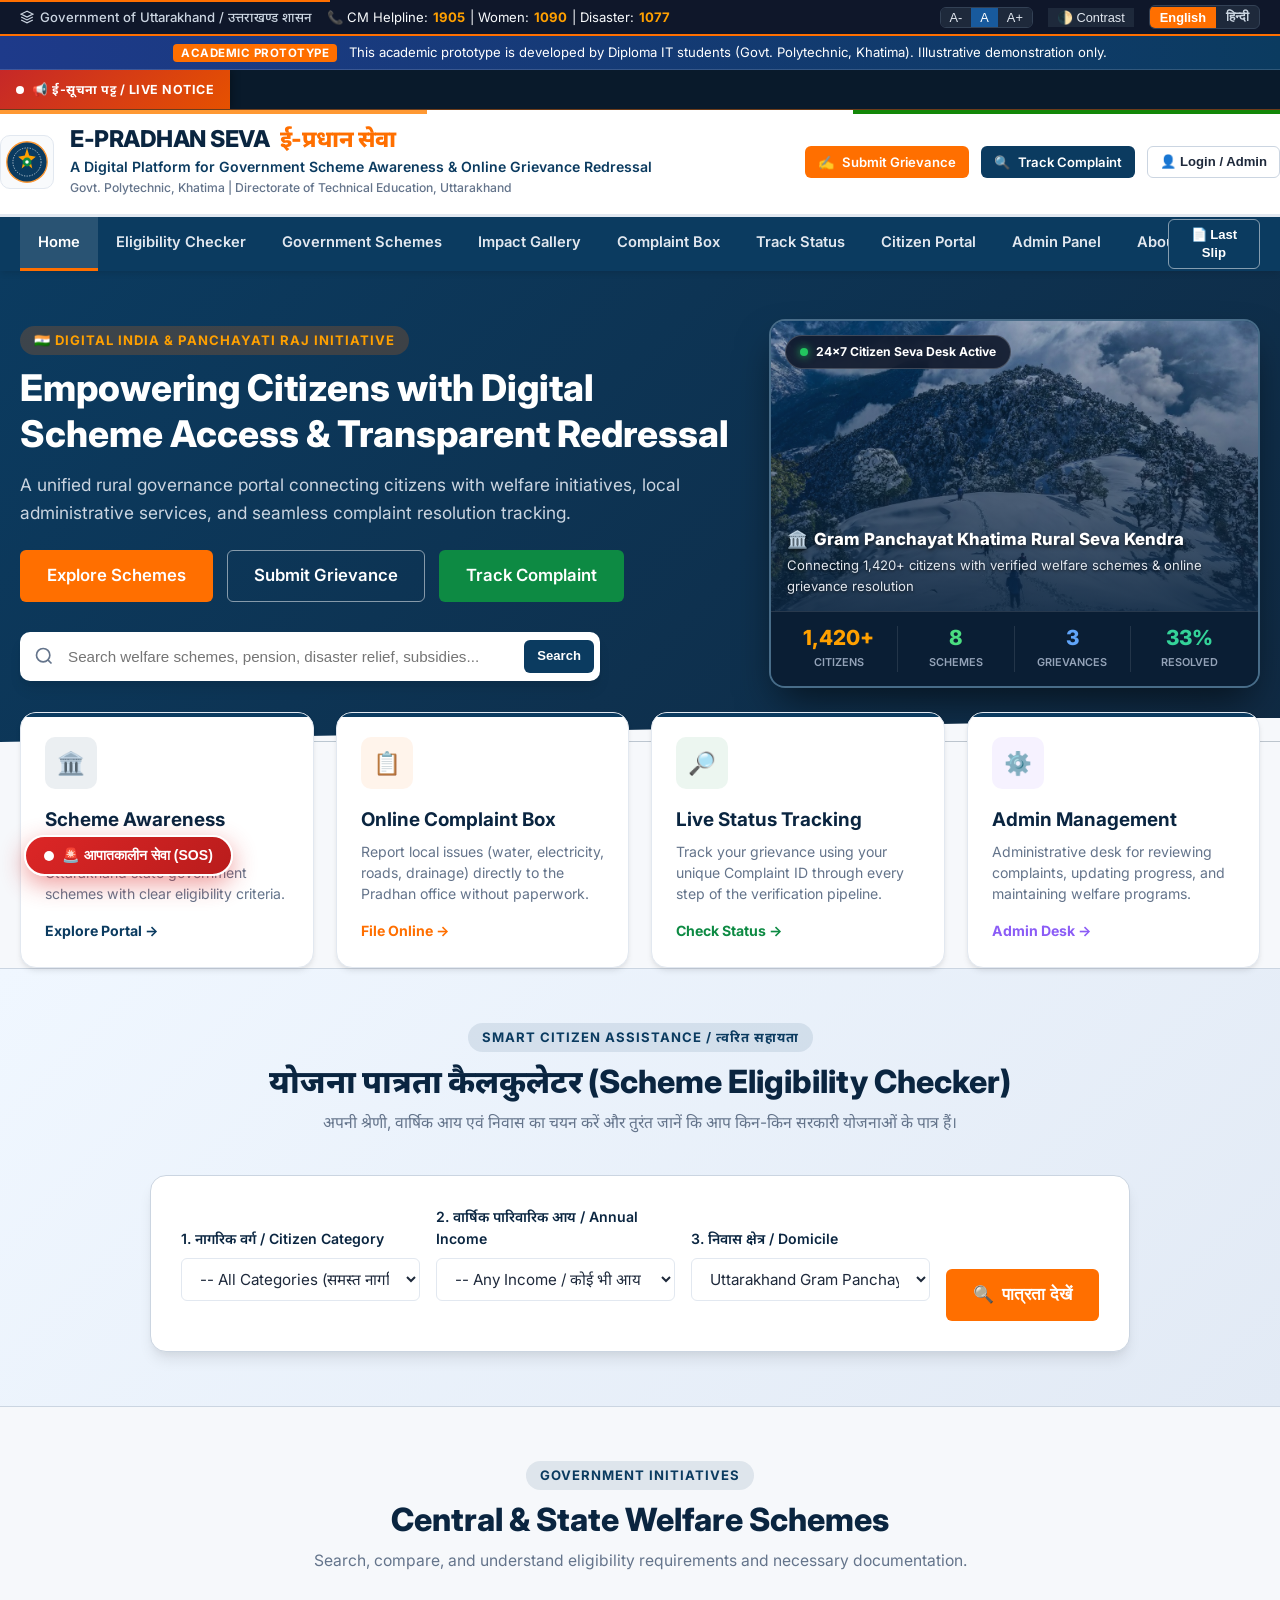
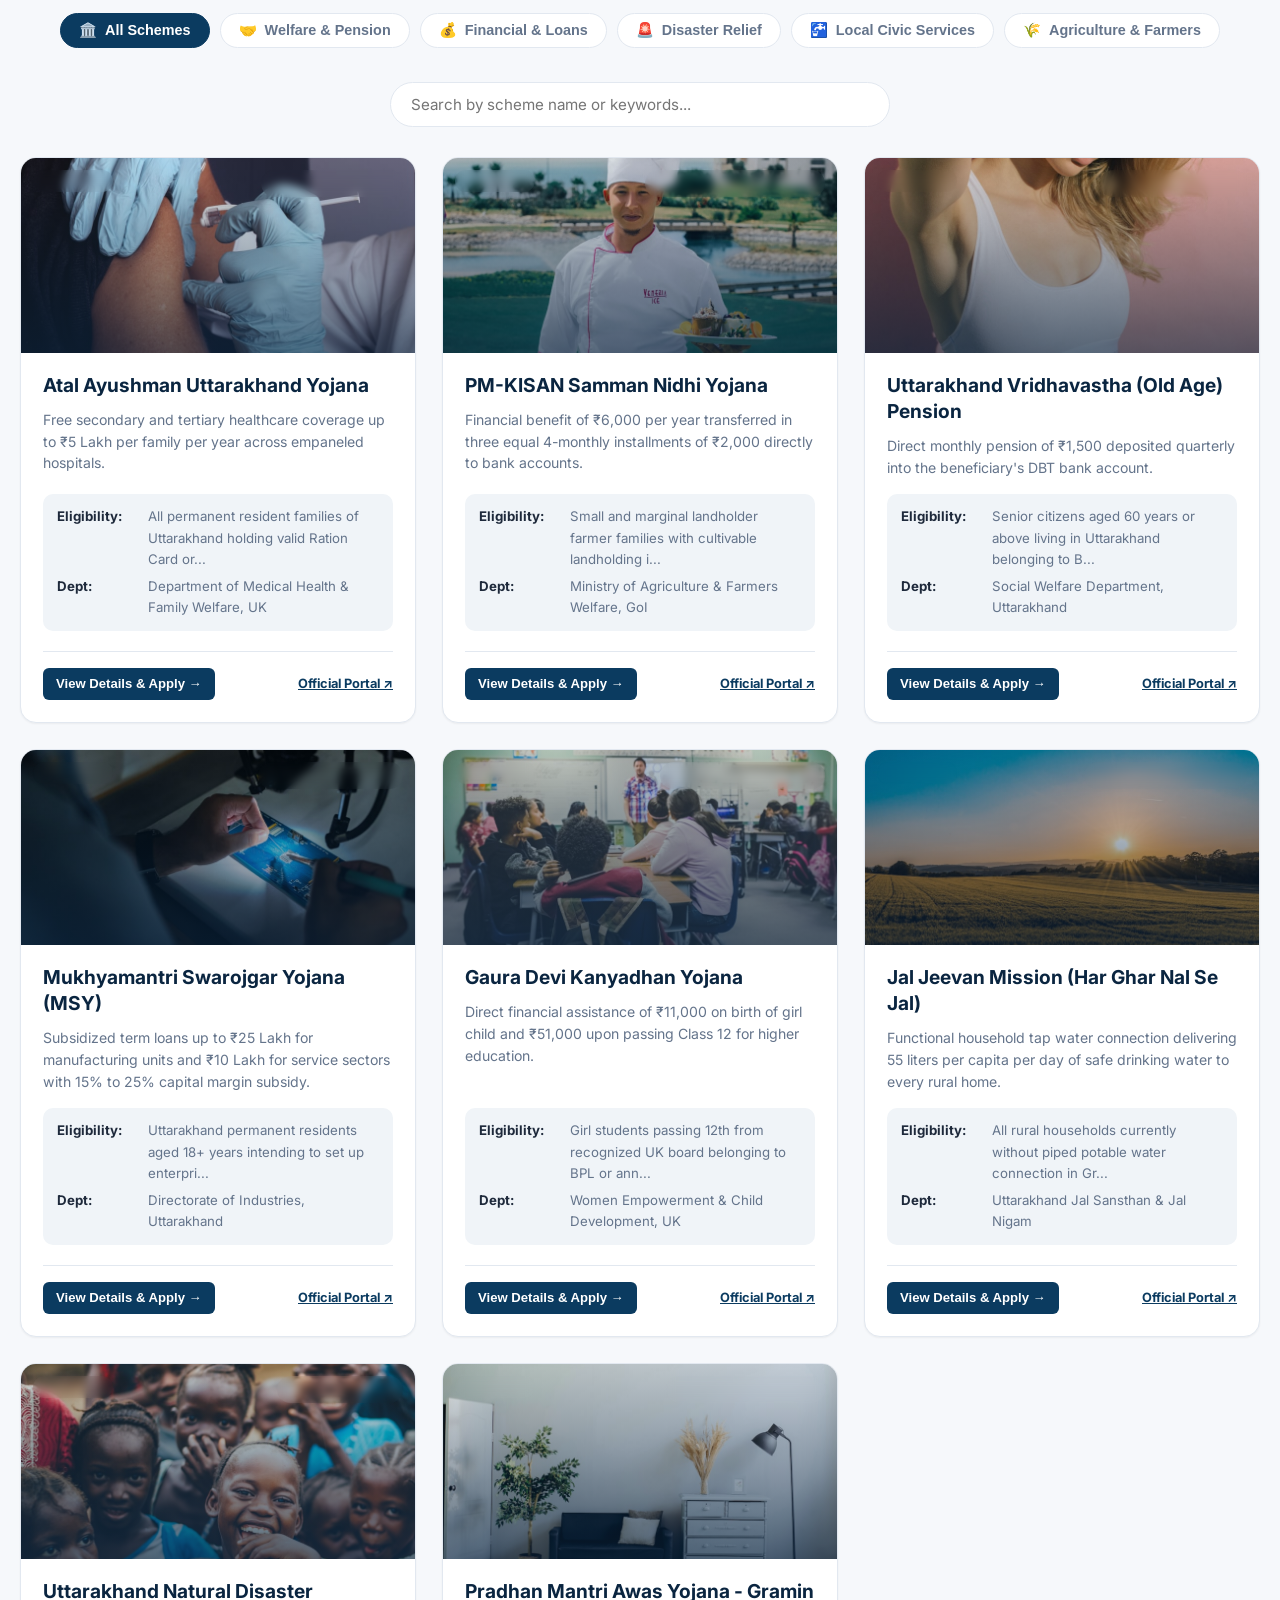
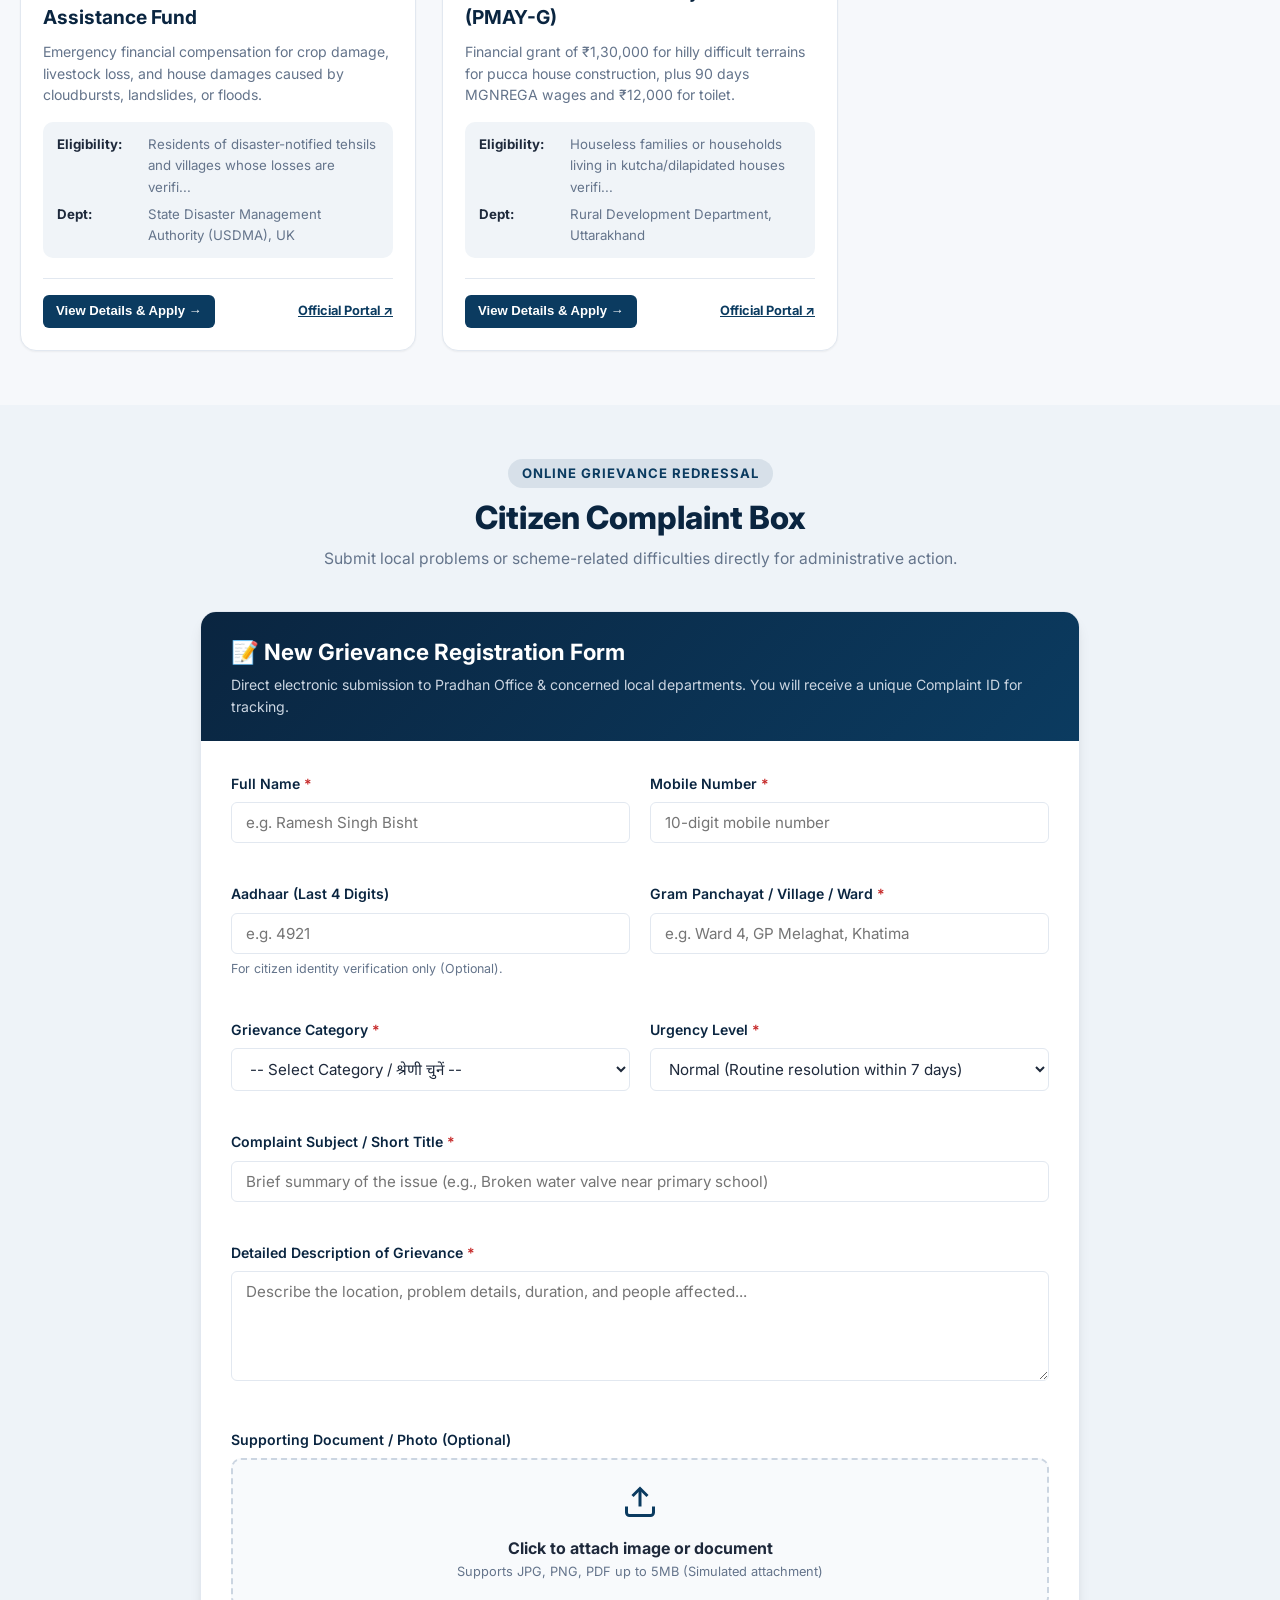
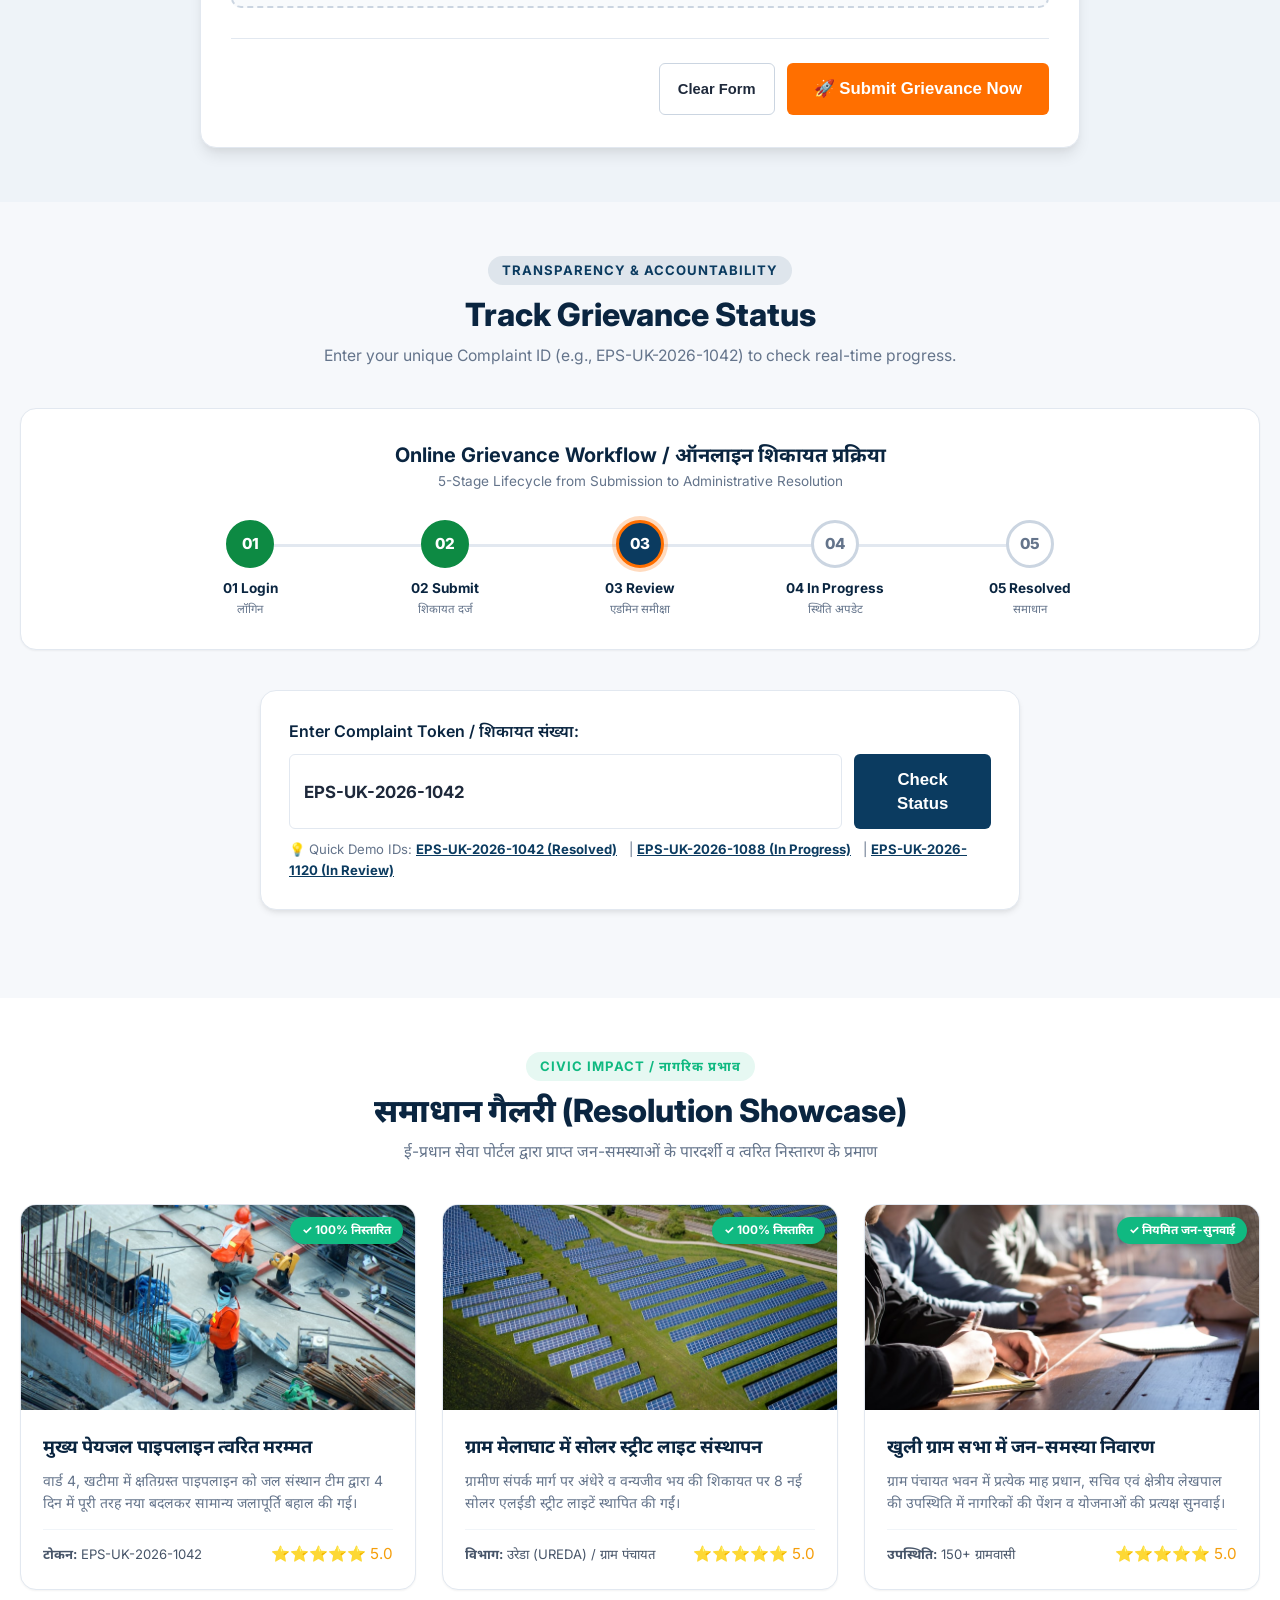
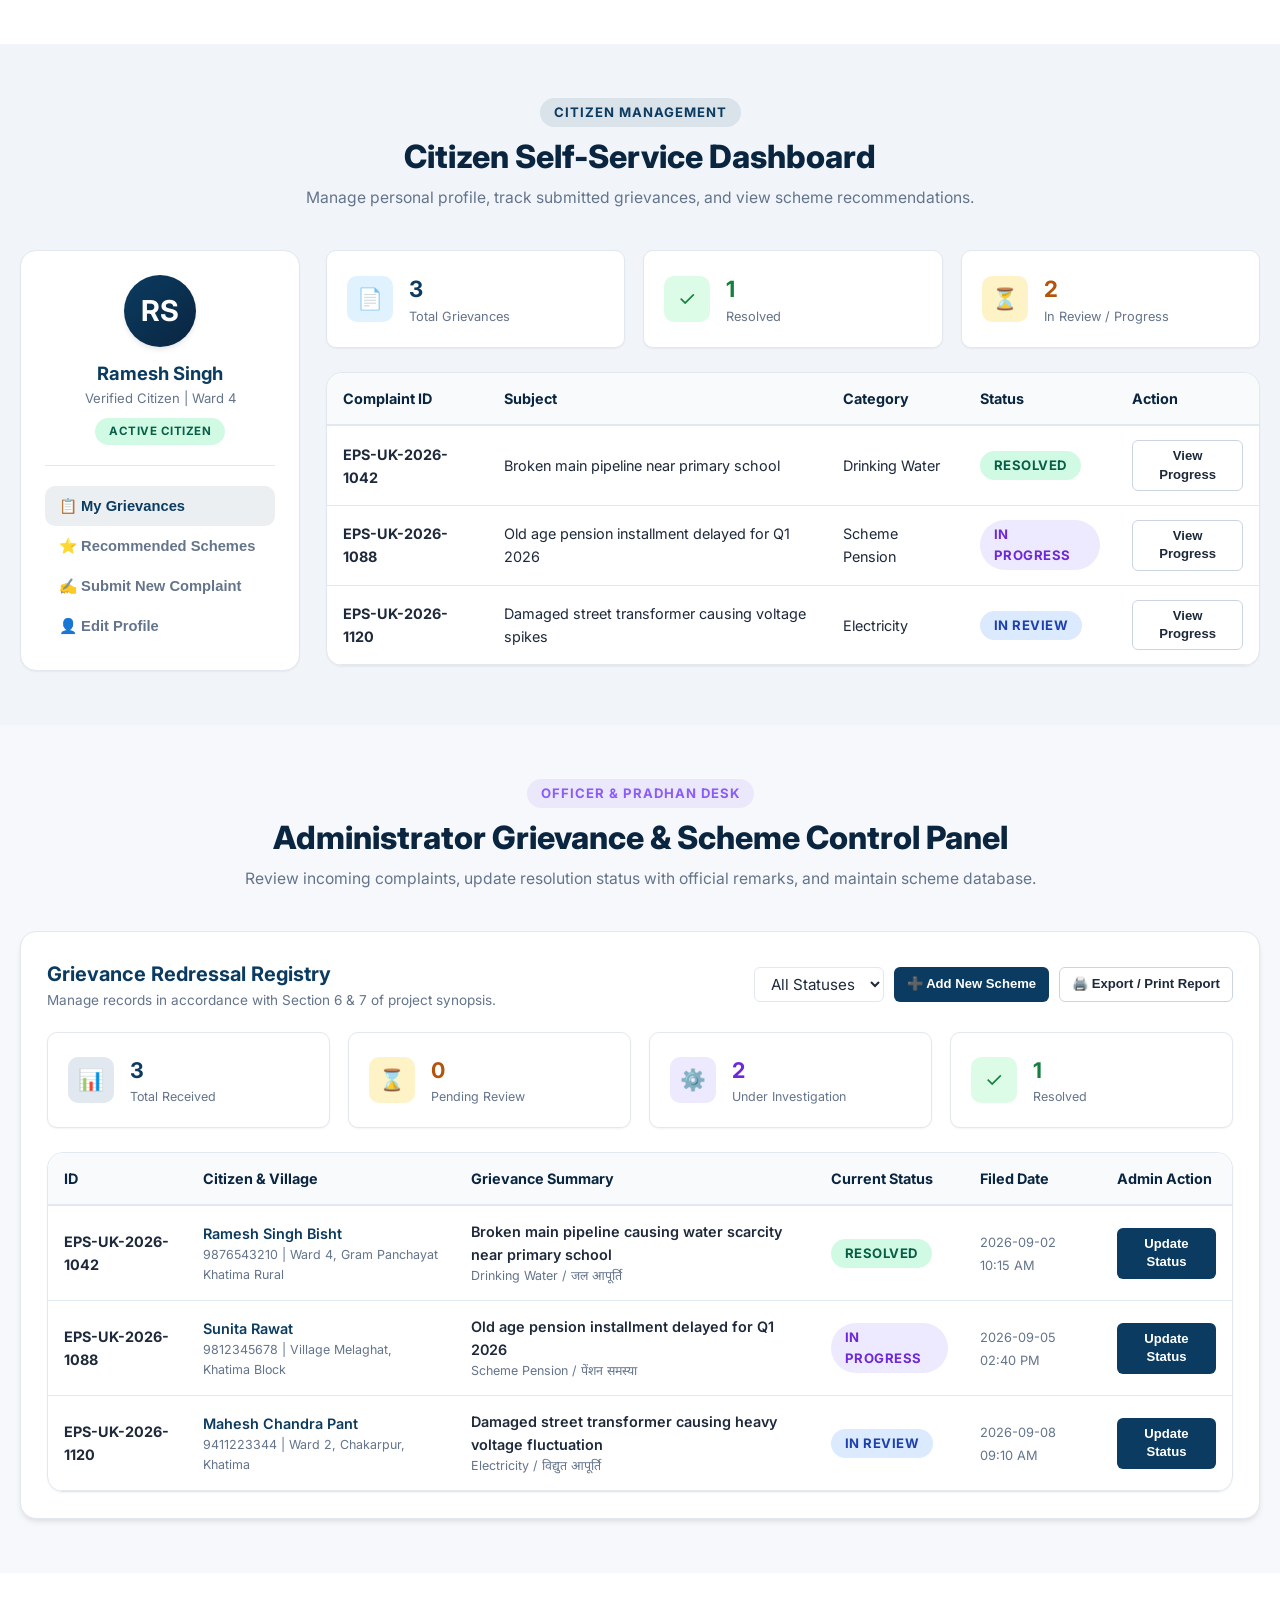
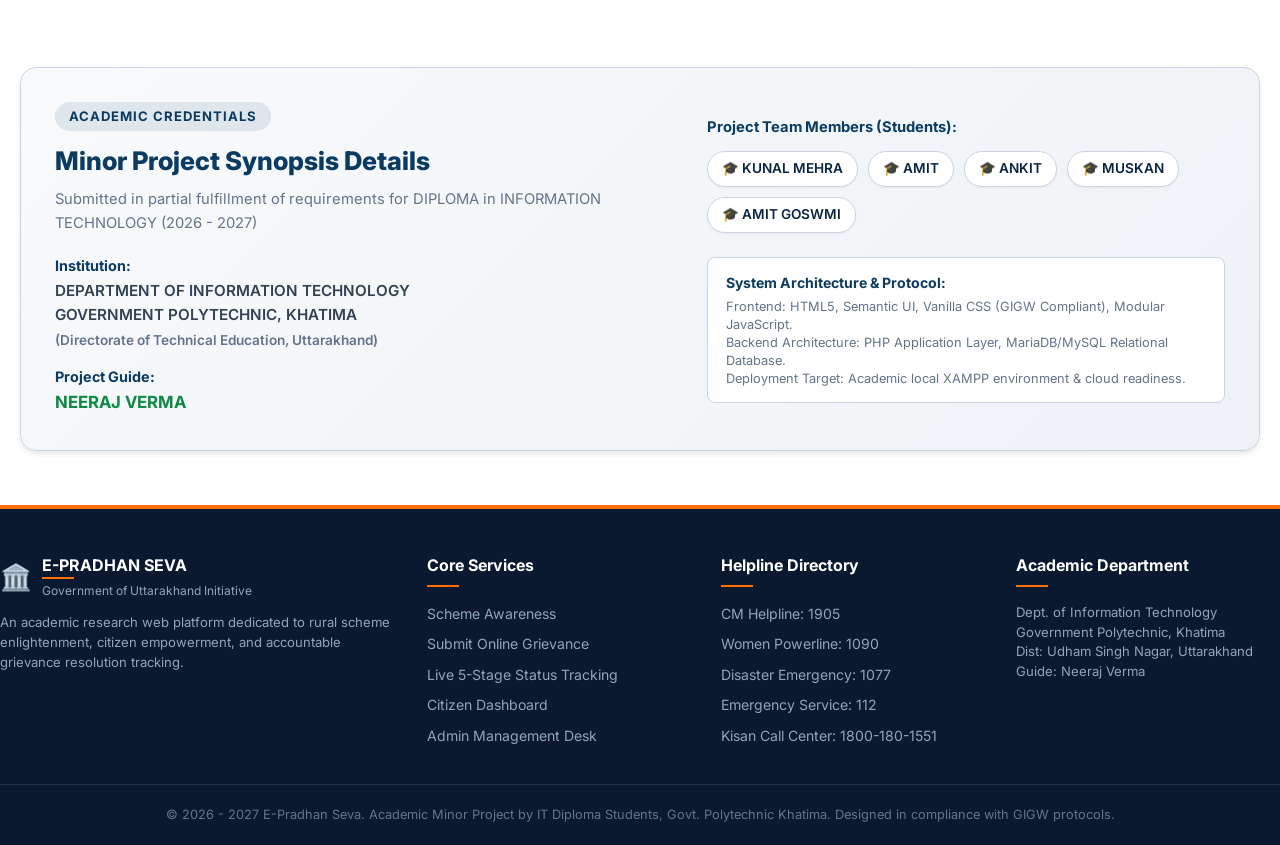
<file: index.html>
<!DOCTYPE html>
<html lang="en">
<head>
  <meta charset="UTF-8">
  <meta name="viewport" content="width=device-width, initial-scale=1.0">
  <title>E-PRADHAN SEVA | Digital Platform for Scheme Awareness & Online Grievance Redressal</title>
  <meta name="description" content="E-Pradhan Seva - A unified digital platform for citizen government scheme awareness and online local grievance redressal. Diploma IT Minor Project, Government Polytechnic Khatima (Uttarakhand).">
  <link rel="stylesheet" href="styles.css">
  <!-- Google Fonts for Indian Government & Modern Clean Typography -->
  <link rel="preconnect" href="https://fonts.googleapis.com">
  <link rel="preconnect" href="https://fonts.gstatic.com" crossorigin>
  <link href="https://fonts.googleapis.com/css2?family=Inter:wght@400;500;600;700;800&family=Noto+Sans+Devanagari:wght@400;600;700&display=swap" rel="stylesheet">
</head>
<body>

  <!-- Screen Reader Skip Link (GIGW Accessibility Compliance) -->
  <a href="#mainContent" class="skip-link">Skip to main content / मुख्य सामग्री पर जाएं</a>

  <!-- GIGW Accessibility Top Bar -->
  <aside class="gov-accessibility-bar" aria-label="Accessibility and Helpline Toolbar">
    <div class="container flex-between">
      <div class="access-left">
        <span class="gov-tag">
          <svg width="14" height="14" viewBox="0 0 24 24" fill="none" stroke="currentColor" stroke-width="2" aria-hidden="true"><path d="M12 2L2 7l10 5 10-5-10-5zM2 17l10 5 10-5M2 12l10 5 10-5"/></svg>
          Government of Uttarakhand / उत्तराखण्ड शासन
        </span>
        <span class="helpline-item">
          📞 CM Helpline: <strong>1905</strong> | Women: <strong>1090</strong> | Disaster: <strong>1077</strong>
        </span>
      </div>

      <div class="access-right">
        <!-- Font Size Scaling -->
        <div class="access-btn-group" role="group" aria-label="Text Size Controls">
          <button class="access-btn" data-size="sm" onclick="setFontSize('sm')" title="Small Text">A-</button>
          <button class="access-btn active" data-size="base" onclick="setFontSize('base')" title="Normal Text">A</button>
          <button class="access-btn" data-size="lg" onclick="setFontSize('lg')" title="Large Text">A+</button>
        </div>

        <!-- High Contrast Mode Toggle -->
        <button class="access-btn" id="contrastToggleBtn" onclick="toggleHighContrast()" title="Toggle High Contrast Mode">
          🌓 Contrast
        </button>

        <!-- Bilingual Switcher -->
        <div class="lang-switch" role="group" aria-label="Language Selector">
          <button class="lang-btn active" data-lang="en">English</button>
          <button class="lang-btn" data-lang="hi">हिन्दी</button>
        </div>
      </div>
    </div>
  </aside>

  <!-- Academic Prototype Notice Strip (Synopsis Protocol) -->
  <div class="prototype-notice-strip" role="note">
    <div class="container">
      <span class="badge" data-i18n="prototypeBadge">ACADEMIC PROTOTYPE</span>
      <span data-i18n="prototypeNotice">This academic prototype is developed by Diploma IT students (Govt. Polytechnic, Khatima). Illustrative demonstration only.</span>
    </div>
  </div>

  <!-- Live Government Notice Ticker (ई-सूचना पट्ट) -->
  <div class="gov-notice-ticker" role="region" aria-label="Official Announcements Ticker">
    <div class="ticker-badge">
      <span class="ticker-dot"></span>
      <span data-i18n="tickerBadge">📢 ई-सूचना पट्ट / LIVE NOTICE</span>
    </div>
    <div class="ticker-track">
      <div class="ticker-content" id="liveTickerContent">
        <span class="ticker-item"><strong>[आयुष्मान शिविर]:</strong> ग्राम पंचायत भवन खटीमा में 12 से 15 सितंबर तक निःशुल्क अटल आयुष्मान गोल्डन कार्ड शिविर।</span>
        <span class="ticker-item"><strong>[PM-KISAN]:</strong> 18वीं किस्त के त्वरित बैंक अंतरण हेतु सभी किसान भाई-बहन भूलेख एवं ई-केवाईसी सत्यापन पूर्ण कराएं।</span>
        <span class="ticker-item"><strong>[पेयजल हेल्पलाइन]:</strong> जल जीवन मिशन लाइन लीकेज अथवा दूषित जल की ऑनलाइन शिकायत दर्ज करें — समाधान 48 घंटे में।</span>
        <span class="ticker-item"><strong>[आपदा सतर्कता]:</strong> मौसम विभाग द्वारा भारी वर्षा चेतावनी जारी; किसी भी आपातकाल में जिला कंट्रोल रूम टोल-फ्री 1077 पर संपर्क करें।</span>
      </div>
    </div>
  </div>

  <!-- Main Government Header -->
  <header class="main-gov-header">
    <div class="container header-inner">
      <a href="#heroSection" class="header-brand-group">
        <div class="emblem-wrapper" title="National Emblem of India">
          <!-- Ashoka Emblem SVG -->
          <svg class="emblem-svg" viewBox="0 0 100 100" fill="none" xmlns="http://www.w3.org/2000/svg">
            <circle cx="50" cy="50" r="46" fill="#0B3B60" stroke="#FF9933" stroke-width="3"/>
            <circle cx="50" cy="50" r="32" stroke="#FFFFFF" stroke-width="1.5" stroke-dasharray="3 3"/>
            <path d="M50 18 L55 35 L70 38 L58 48 L62 65 L50 55 L38 65 L42 48 L30 38 L45 35 Z" fill="#FFA000"/>
            <circle cx="50" cy="50" r="10" fill="#0D8A43"/>
            <circle cx="50" cy="50" r="4" fill="#FFFFFF"/>
          </svg>
        </div>
        <div class="brand-text-block">
          <h1>
            <span data-i18n="portalTitle">E-PRADHAN SEVA</span>
            <span class="hi-title" data-i18n="hiPortalTitle">ई-प्रधान सेवा</span>
          </h1>
          <p class="tagline" data-i18n="tagline">A Digital Platform for Government Scheme Awareness & Online Grievance Redressal</p>
          <p class="dept-sub" data-i18n="deptSub">Govt. Polytechnic, Khatima | Directorate of Technical Education, Uttarakhand</p>
        </div>
      </a>

      <div class="header-actions">
        <a href="#grievanceSection" class="btn btn-saffron btn-sm">
          ✍️ <span data-i18n="btnFileComplaint">Submit Grievance</span>
        </a>
        <a href="#trackingSection" class="btn btn-primary btn-sm">
          🔍 <span data-i18n="btnTrackNow">Track Complaint</span>
        </a>
        <button class="btn btn-outline btn-sm" onclick="openModal('authModal')">
          👤 Login / Admin
        </button>
      </div>
    </div>
  </header>

  <!-- Sticky Navigation Bar -->
  <nav class="gov-navbar" aria-label="Main Navigation">
    <div class="container nav-container">
      <ul class="nav-links">
        <li class="nav-item"><a href="#heroSection" class="nav-link active" data-i18n="navHome">Home</a></li>
        <li class="nav-item"><a href="#eligibilitySection" class="nav-link" data-i18n="navCalculator">Eligibility Checker</a></li>
        <li class="nav-item"><a href="#schemesSection" class="nav-link" data-i18n="navSchemes">Government Schemes</a></li>
        <li class="nav-item"><a href="#impactGallerySection" class="nav-link" data-i18n="navImpact">Impact Gallery</a></li>
        <li class="nav-item"><a href="#grievanceSection" class="nav-link" data-i18n="navGrievance">Complaint Box</a></li>
        <li class="nav-item"><a href="#trackingSection" class="nav-link" data-i18n="navTrack">Track Status</a></li>
        <li class="nav-item"><a href="#citizenDashboardSection" class="nav-link" data-i18n="navCitizen">Citizen Portal</a></li>
        <li class="nav-item"><a href="#adminSection" class="nav-link" data-i18n="navAdmin">Admin Panel</a></li>
        <li class="nav-item"><a href="#creditsSection" class="nav-link" data-i18n="navAbout">About Synopsis</a></li>
      </ul>
      <div class="nav-auth-slot">
        <button class="btn btn-outline-white btn-sm" onclick="openModal('acknowledgmentModal')" title="View Last Issued Slip">
          📄 Last Slip
        </button>
      </div>
    </div>
  </nav>

  <!-- Main Content Body -->
  <main id="mainContent">

    <!-- Hero Section -->
    <section class="hero-section" id="heroSection">
      <div class="container hero-grid">
        <div class="hero-content">
          <div class="section-tag" style="background: rgba(255, 111, 0, 0.2); color: #FFA000;">
            🇮🇳 Digital India & Panchayati Raj Initiative
          </div>
          <h2 data-i18n="heroTitle">Empowering Citizens with Digital Scheme Access & Transparent Redressal</h2>
          <p class="hero-subtitle" data-i18n="heroSubtitle">
            A unified rural governance portal connecting citizens with welfare initiatives, local administrative services, and seamless complaint resolution tracking.
          </p>

          <div class="hero-action-buttons">
            <a href="#schemesSection" class="btn btn-saffron btn-lg" data-i18n="btnExploreSchemes">Explore Schemes</a>
            <a href="#grievanceSection" class="btn btn-outline-white btn-lg" data-i18n="btnFileComplaint">Submit Grievance</a>
            <a href="#trackingSection" class="btn btn-green btn-lg" data-i18n="btnTrackNow">Track Complaint</a>
          </div>

          <!-- Quick Search Bar -->
          <div class="quick-search-box">
            <svg width="20" height="20" viewBox="0 0 24 24" fill="none" stroke="#64748b" stroke-width="2" style="margin-left: 8px;"><circle cx="11" cy="11" r="8"/><line x1="21" y1="21" x2="16.65" y2="16.65"/></svg>
            <input type="text" id="heroSearchInput" data-i18n-ph="searchPlaceholder" placeholder="Search welfare schemes, pension, disaster relief, subsidies...">
            <button class="btn btn-primary btn-sm" onclick="navigateToSection('schemesSection')">Search</button>
          </div>
        </div>

        <!-- Hero Visual Showcase Card with High-Res Photo & Real-Time Stats -->
        <div class="hero-visual-card">
          <div class="hero-img-wrap">
            <img src="assets/images/hero_gram_panchayat.jpg" alt="ग्राम पंचायत खटीमा डिजिटल ई-सेवा केंद्र" loading="eager">
            <div class="hero-img-gradient"></div>
            <div class="hero-live-pill">
              <span class="pulsing-dot"></span>
              <span data-i18n="heroLiveStatus">24x7 Citizen Seva Desk Active</span>
            </div>
            <div class="hero-img-caption">
              <h4>🏛️ <span data-i18n="heroCaptionTitle">Gram Panchayat Khatima Rural Seva Kendra</span></h4>
              <p data-i18n="heroCaptionSub">Connecting 1,420+ citizens with verified welfare schemes & online grievance resolution</p>
            </div>
          </div>
          <!-- Live SDLC Outcome Metrics Strip -->
          <div class="hero-quick-stats-strip">
            <div class="quick-stat-col">
              <div class="num" id="heroStatCitizens">1,420+</div>
              <div class="lbl" data-i18n="statCitizens">Citizens</div>
            </div>
            <div class="quick-stat-col">
              <div class="num" id="heroStatSchemes" style="color: #4ade80;">8</div>
              <div class="lbl" data-i18n="statSchemes">Schemes</div>
            </div>
            <div class="quick-stat-col">
              <div class="num" id="heroStatComplaints" style="color: #60a5fa;">3</div>
              <div class="lbl" data-i18n="statComplaints">Grievances</div>
            </div>
            <div class="quick-stat-col">
              <div class="num" id="heroStatResolved" style="color: #34d399;">67%</div>
              <div class="lbl" data-i18n="statResolved">Resolved</div>
            </div>
          </div>
        </div>
      </div>
    </section>

    <!-- Core 4-Card Flow (Figure 1 in Synopsis) -->
    <div class="container">
      <section class="flow-cards-grid" aria-label="Core Project Modules">
        <a href="#schemesSection" class="flow-card">
          <div class="flow-icon">🏛️</div>
          <h3 data-i18n="flow1Title">Scheme Awareness</h3>
          <p data-i18n="flow1Desc">Browse verified central and Uttarakhand state government schemes with clear eligibility criteria.</p>
          <span class="flow-link">Explore Portal →</span>
        </a>

        <a href="#grievanceSection" class="flow-card">
          <div class="flow-icon" style="color: #ff6f00; background: rgba(255, 111, 0, 0.08);">📋</div>
          <h3 data-i18n="flow2Title">Online Complaint Box</h3>
          <p data-i18n="flow2Desc">Report local issues (water, electricity, roads, drainage) directly to the Pradhan office without paperwork.</p>
          <span class="flow-link" style="color: #ff6f00;">File Online →</span>
        </a>

        <a href="#trackingSection" class="flow-card">
          <div class="flow-icon" style="color: #0d8a43; background: rgba(13, 138, 67, 0.08);">🔎</div>
          <h3 data-i18n="flow3Title">Live Status Tracking</h3>
          <p data-i18n="flow3Desc">Track your grievance using your unique Complaint ID through every step of the verification pipeline.</p>
          <span class="flow-link" style="color: #0d8a43;">Check Status →</span>
        </a>

        <a href="#adminSection" class="flow-card">
          <div class="flow-icon" style="color: #8b5cf6; background: rgba(139, 92, 246, 0.08);">⚙️</div>
          <h3 data-i18n="flow4Title">Admin Management</h3>
          <p data-i18n="flow4Desc">Administrative desk for reviewing complaints, updating progress, and maintaining welfare programs.</p>
          <span class="flow-link" style="color: #8b5cf6;">Admin Desk →</span>
        </a>
      </section>
    </div>

    <!-- Scheme Eligibility Calculator (पात्रता कैलकुलेटर) -->
    <section class="page-section calculator-section" id="eligibilitySection">
      <div class="container">
        <div class="section-header">
          <span class="section-tag" data-i18n="secCalcTag">Smart Citizen Assistance / त्वरित सहायता</span>
          <h2 class="section-title" data-i18n="secCalcTitle">योजना पात्रता कैलकुलेटर (Scheme Eligibility Checker)</h2>
          <p class="section-subtitle" data-i18n="secCalcSub">अपनी श्रेणी, वार्षिक आय एवं निवास का चयन करें और तुरंत जानें कि आप किन-किन सरकारी योजनाओं के पात्र हैं।</p>
        </div>

        <div class="calc-card">
          <form id="eligibilityForm" onsubmit="handleEligibilityCheck(event)">
            <div class="calc-grid">
              <div class="form-group">
                <label class="form-label" for="calcCategory">
                  <span data-i18n="calcLabelCategory">1. नागरिक वर्ग / Citizen Category</span>
                </label>
                <select id="calcCategory" class="form-control" required>
                  <option value="all">-- All Categories (समस्त नागरिक) --</option>
                  <option value="farmer">🌾 Farmer / कृषक परिवार</option>
                  <option value="senior">🧓 Senior Citizen (60+ वर्ष)</option>
                  <option value="student">🎓 Girl Child / Student (बालिका/विद्यार्थी)</option>
                  <option value="youth">💼 Youth & Self-Employment (स्वरोजगार)</option>
                  <option value="bpl">🏠 Low Income / Houseless (कच्चा मकान/बीपीएल)</option>
                </select>
              </div>

              <div class="form-group">
                <label class="form-label" for="calcIncome">
                  <span data-i18n="calcLabelIncome">2. वार्षिक पारिवारिक आय / Annual Income</span>
                </label>
                <select id="calcIncome" class="form-control" required>
                  <option value="any">-- Any Income / कोई भी आय सीमा --</option>
                  <option value="below50k">Below ₹50,000 (गरीबी रेखा से नीचे / BPL)</option>
                  <option value="below150k">Up to ₹1,50,000 (मध्यम आय)</option>
                  <option value="above150k">Above ₹1,50,000 (सामान्य)</option>
                </select>
              </div>

              <div class="form-group">
                <label class="form-label" for="calcDomicile">
                  <span data-i18n="calcLabelDomicile">3. निवास क्षेत्र / Domicile</span>
                </label>
                <select id="calcDomicile" class="form-control" required>
                  <option value="uk_rural">Uttarakhand Gram Panchayat (ग्रामीण)</option>
                  <option value="uk_urban">Uttarakhand Urban / Nagar Palika (शहरी)</option>
                </select>
              </div>

              <div>
                <button type="submit" class="btn btn-saffron btn-lg" style="width: 100%; white-space: nowrap;">
                  🔍 <span data-i18n="btnCalcCheck">पात्रता देखें</span>
                </button>
              </div>
            </div>
          </form>

          <div class="calc-result-banner" id="calcResultBanner">
            <div>
              <strong id="calcResultCount">🎉 8 योजनाएं उपलब्ध हैं!</strong>
              <span id="calcResultText" style="margin-left: 8px;">आपके प्रोफाइल के आधार पर योजनाएं नीचे प्रदर्शित कर दी गई हैं।</span>
            </div>
            <button class="btn btn-outline btn-sm" onclick="resetEligibilityFilter()">
              🔄 <span data-i18n="btnCalcReset">Show All / सभी देखें</span>
            </button>
          </div>
        </div>
      </div>
    </section>

    <!-- Scheme Awareness Section -->
    <section class="page-section" id="schemesSection">
      <div class="container">
        <div class="section-header">
          <span class="section-tag" data-i18n="secSchemesTag">Government Initiatives</span>
          <h2 class="section-title" data-i18n="secSchemesTitle">Central & State Welfare Schemes</h2>
          <p class="section-subtitle" data-i18n="secSchemesSub">Search, compare, and understand eligibility requirements and necessary documentation.</p>
        </div>

        <!-- Filter Tabs -->
        <div class="scheme-categories">
          <button class="cat-btn active" data-cat="all">🏛️ <span data-i18n="catAll">All Schemes</span></button>
          <button class="cat-btn" data-cat="welfare">🤝 <span data-i18n="catWelfare">Welfare & Pension</span></button>
          <button class="cat-btn" data-cat="financial">💰 <span data-i18n="catFinancial">Financial & Loans</span></button>
          <button class="cat-btn" data-cat="disaster">🚨 <span data-i18n="catDisaster">Disaster Relief</span></button>
          <button class="cat-btn" data-cat="local">🚰 <span data-i18n="catLocal">Local Civic Services</span></button>
          <button class="cat-btn" data-cat="agri">🌾 <span data-i18n="catAgri">Agriculture & Farmers</span></button>
        </div>

        <!-- Live Search Bar inside Section -->
        <div style="max-width: 500px; margin: 0 auto 30px auto;">
          <input type="text" id="schemeSearchInput" class="form-control" placeholder="Search by scheme name or keywords..." style="border-radius: 25px; padding: 12px 20px;">
        </div>

        <!-- Schemes Grid Container -->
        <div class="schemes-grid" id="schemesGrid">
          <!-- Populated by app.js -->
        </div>
      </div>
    </section>

    <!-- Online Grievance Submission (Complaint Box) -->
    <section class="page-section" id="grievanceSection" style="background-color: #eef3f8;">
      <div class="container">
        <div class="section-header">
          <span class="section-tag" data-i18n="secGrievanceTag">Online Grievance Redressal</span>
          <h2 class="section-title" data-i18n="secGrievanceTitle">Citizen Complaint Box</h2>
          <p class="section-subtitle" data-i18n="secGrievanceSub">Submit local problems or scheme-related difficulties directly for administrative action.</p>
        </div>

        <div class="form-card-container">
          <div class="form-header-bar">
            <h3>📝 New Grievance Registration Form</h3>
            <p>Direct electronic submission to Pradhan Office & concerned local departments. You will receive a unique Complaint ID for tracking.</p>
          </div>

          <form class="grievance-form" id="grievanceForm">
            <div class="form-grid-2">
              <div class="form-group">
                <label class="form-label" for="citizenName">
                  <span data-i18n="formName">Full Name</span> <span class="required">*</span>
                </label>
                <input type="text" id="citizenName" name="citizenName" class="form-control" placeholder="e.g. Ramesh Singh Bisht" required>
              </div>

              <div class="form-group">
                <label class="form-label" for="phone">
                  <span data-i18n="formPhone">Mobile Number</span> <span class="required">*</span>
                </label>
                <input type="tel" id="phone" name="phone" pattern="[0-9]{10}" class="form-control" placeholder="10-digit mobile number" required>
              </div>

              <div class="form-group">
                <label class="form-label" for="aadhaar4">
                  <span data-i18n="formAadhaar">Aadhaar (Last 4 Digits)</span>
                </label>
                <input type="text" id="aadhaar4" name="aadhaar4" maxlength="4" pattern="[0-9]{4}" class="form-control" placeholder="e.g. 4921">
                <div class="form-help-text">For citizen identity verification only (Optional).</div>
              </div>

              <div class="form-group">
                <label class="form-label" for="village">
                  <span data-i18n="formVillage">Gram Panchayat / Village / Ward</span> <span class="required">*</span>
                </label>
                <input type="text" id="village" name="village" class="form-control" placeholder="e.g. Ward 4, GP Melaghat, Khatima" required>
              </div>

              <div class="form-group">
                <label class="form-label" for="category">
                  <span data-i18n="formCategory">Grievance Category</span> <span class="required">*</span>
                </label>
                <select id="category" name="category" class="form-control" required>
                  <option value="">-- Select Category / श्रेणी चुनें --</option>
                  <option value="water">Drinking Water Supply / पेयजल समस्या</option>
                  <option value="electricity">Electricity & Street Lights / विद्युत व स्ट्रीट लाइट</option>
                  <option value="road">Roads, Drainage & Potholes / सड़क व नाली समस्या</option>
                  <option value="sanitation">Waste & Sanitation / सफाई व कचरा प्रबंधन</option>
                  <option value="scheme">Welfare Scheme Delay / सरकारी योजना लाभ में बाधा</option>
                  <option value="pension">Pension or DBT Credit Issue / पेंशन भुगतान समस्या</option>
                  <option value="disaster">Natural Disaster Relief Claim / आपदा मुआवजा दावा</option>
                  <option value="other">Other Local Governance / अन्य समस्या</option>
                </select>
              </div>

              <div class="form-group">
                <label class="form-label" for="priority">
                  <span data-i18n="formPriority">Urgency Level</span> <span class="required">*</span>
                </label>
                <select id="priority" name="priority" class="form-control" required>
                  <option value="Normal">Normal (Routine resolution within 7 days)</option>
                  <option value="High">Urgent / High Priority (Emergency risk)</option>
                </select>
              </div>

              <div class="form-group full-width">
                <label class="form-label" for="subject">
                  <span data-i18n="formSubject">Complaint Subject / Short Title</span> <span class="required">*</span>
                </label>
                <input type="text" id="subject" name="subject" class="form-control" placeholder="Brief summary of the issue (e.g., Broken water valve near primary school)" required>
              </div>

              <div class="form-group full-width">
                <label class="form-label" for="description">
                  <span data-i18n="formDescription">Detailed Description of Grievance</span> <span class="required">*</span>
                </label>
                <textarea id="description" name="description" class="form-control" placeholder="Describe the location, problem details, duration, and people affected..." required></textarea>
              </div>

              <div class="form-group full-width">
                <label class="form-label">
                  <span data-i18n="formUpload">Supporting Document / Photo (Optional)</span>
                </label>
                <div class="upload-dropzone" onclick="document.getElementById('fileUploadInput').click()">
                  <svg width="36" height="36" viewBox="0 0 24 24" fill="none" stroke="currentColor" stroke-width="2"><path d="M21 15v4a2 2 0 0 1-2 2H5a2 2 0 0 1-2-2v-4"/><polyline points="17 8 12 3 7 8"/><line x1="12" y1="3" x2="12" y2="15"/></svg>
                  <p><strong>Click to attach image or document</strong></p>
                  <p style="font-size: 0.8rem; color: #64748b;">Supports JPG, PNG, PDF up to 5MB (Simulated attachment)</p>
                  <input type="file" id="fileUploadInput" style="display: none;" onchange="showToast('File attached successfully: ' + (this.files[0]?.name || ''), 'info')">
                </div>
              </div>
            </div>

            <div class="form-actions-row">
              <button type="reset" class="btn btn-outline">Clear Form</button>
              <button type="submit" class="btn btn-saffron btn-lg" data-i18n="formSubmitBtn">
                🚀 Submit Grievance Now
              </button>
            </div>
          </form>
        </div>
      </div>
    </section>

    <!-- Grievance Tracking Section -->
    <section class="page-section" id="trackingSection">
      <div class="container">
        <div class="section-header">
          <span class="section-tag" data-i18n="secTrackTag">Transparency & Accountability</span>
          <h2 class="section-title" data-i18n="secTrackTitle">Track Grievance Status</h2>
          <p class="section-subtitle" data-i18n="secTrackSub">Enter your unique Complaint ID (e.g., EPS-UK-2026-1042) to check real-time progress.</p>
        </div>

        <!-- Workflow Diagram Explanation (Figure 2 in Synopsis) -->
        <div class="workflow-box">
          <div class="workflow-header">
            <h4>Online Grievance Workflow / ऑनलाइन शिकायत प्रक्रिया</h4>
            <p>5-Stage Lifecycle from Submission to Administrative Resolution</p>
          </div>
          <div class="stepper-pipeline">
            <div class="step-node completed">
              <div class="step-circle">01</div>
              <span class="step-label" data-i18n="step1">01 Login</span>
              <span class="step-sub">लॉगिन</span>
            </div>
            <div class="step-node completed">
              <div class="step-circle">02</div>
              <span class="step-label" data-i18n="step2">02 Submit</span>
              <span class="step-sub">शिकायत दर्ज</span>
            </div>
            <div class="step-node active">
              <div class="step-circle">03</div>
              <span class="step-label" data-i18n="step3">03 Review</span>
              <span class="step-sub">एडमिन समीक्षा</span>
            </div>
            <div class="step-node">
              <div class="step-circle">04</div>
              <span class="step-label" data-i18n="step4">04 In Progress</span>
              <span class="step-sub">स्थिति अपडेट</span>
            </div>
            <div class="step-node">
              <div class="step-circle">05</div>
              <span class="step-label" data-i18n="step5">05 Resolved</span>
              <span class="step-sub">समाधान</span>
            </div>
          </div>
        </div>

        <!-- Search Box -->
        <div class="tracking-search-card">
          <label class="form-label" for="trackingInput" style="font-size: 1rem; margin-bottom: 10px;">
            Enter Complaint Token / शिकायत संख्या:
          </label>
          <div class="tracking-input-group">
            <input type="text" id="trackingInput" class="form-control" placeholder="e.g. EPS-UK-2026-1042 or EPS-UK-2026-1088" value="EPS-UK-2026-1042" style="text-transform: uppercase; font-weight: bold; font-size: 1.05rem;">
            <button class="btn btn-primary btn-lg" id="trackingBtn" data-i18n="btnTrack">Check Status</button>
          </div>
          <div style="margin-top: 10px; font-size: 0.82rem; color: #64748b;">
            💡 Quick Demo IDs: 
            <a href="javascript:void(0)" onclick="document.getElementById('trackingInput').value='EPS-UK-2026-1042'; trackGrievanceById('EPS-UK-2026-1042');" style="color: #0b3b60; font-weight: bold; margin-right: 8px;">EPS-UK-2026-1042 (Resolved)</a> | 
            <a href="javascript:void(0)" onclick="document.getElementById('trackingInput').value='EPS-UK-2026-1088'; trackGrievanceById('EPS-UK-2026-1088');" style="color: #0b3b60; font-weight: bold; margin-right: 8px;">EPS-UK-2026-1088 (In Progress)</a> |
            <a href="javascript:void(0)" onclick="document.getElementById('trackingInput').value='EPS-UK-2026-1120'; trackGrievanceById('EPS-UK-2026-1120');" style="color: #0b3b60; font-weight: bold;">EPS-UK-2026-1120 (In Review)</a>
          </div>
        </div>

        <!-- Result Container -->
        <div id="trackingResultContainer">
          <!-- Rendered dynamically -->
        </div>
      </div>
    </section>

    <!-- Grievance Redressal Impact & Before-After Showcase Gallery -->
    <section class="page-section" id="impactGallerySection" style="background-color: #ffffff;">
      <div class="container">
        <div class="section-header">
          <span class="section-tag" style="background: rgba(16, 185, 129, 0.1); color: #10b981;" data-i18n="secImpactTag">Civic Impact / नागरिक प्रभाव</span>
          <h2 class="section-title" data-i18n="secImpactTitle">समाधान गैलरी (Resolution Showcase)</h2>
          <p class="section-subtitle" data-i18n="secImpactSub">ई-प्रधान सेवा पोर्टल द्वारा प्राप्त जन-समस्याओं के पारदर्शी व त्वरित निस्तारण के प्रमाण</p>
        </div>

        <div class="impact-grid">
          <!-- Card 1: Water pipeline -->
          <div class="impact-card">
            <div class="impact-img-wrap">
              <img src="assets/images/impact_water_repair.jpg" alt="पेयजल पाइपलाइन लीकेज मरम्मत" loading="lazy">
              <span class="impact-badge-resolved">✓ 100% निस्तारित</span>
            </div>
            <div class="impact-body">
              <h4 data-i18n="impact1Title">मुख्य पेयजल पाइपलाइन त्वरित मरम्मत</h4>
              <p data-i18n="impact1Desc">वार्ड 4, खटीमा में क्षतिग्रस्त पाइपलाइन को जल संस्थान टीम द्वारा 4 दिन में पूरी तरह नया बदलकर सामान्य जलापूर्ति बहाल की गई।</p>
              <div class="impact-meta">
                <span><strong>टोकन:</strong> EPS-UK-2026-1042</span>
                <span class="impact-rating">⭐⭐⭐⭐⭐ 5.0</span>
              </div>
            </div>
          </div>

          <!-- Card 2: Solar Lighting -->
          <div class="impact-card">
            <div class="impact-img-wrap">
              <img src="assets/images/impact_solar_lights.jpg" alt="सोलर स्ट्रीट लाइट स्थापना" loading="lazy">
              <span class="impact-badge-resolved">✓ 100% निस्तारित</span>
            </div>
            <div class="impact-body">
              <h4 data-i18n="impact2Title">ग्राम मेलाघाट में सोलर स्ट्रीट लाइट संस्थापन</h4>
              <p data-i18n="impact2Desc">ग्रामीण संपर्क मार्ग पर अंधेरे व वन्यजीव भय की शिकायत पर 8 नई सोलर एलईडी स्ट्रीट लाइटें स्थापित की गईं।</p>
              <div class="impact-meta">
                <span><strong>विभाग:</strong> उरेडा (UREDA) / ग्राम पंचायत</span>
                <span class="impact-rating">⭐⭐⭐⭐⭐ 5.0</span>
              </div>
            </div>
          </div>

          <!-- Card 3: Gram Sabha Hearing -->
          <div class="impact-card">
            <div class="impact-img-wrap">
              <img src="assets/images/impact_gram_sabha.jpg" alt="पारदर्शी खुली ग्राम सभा जनसुनवाई" loading="lazy">
              <span class="impact-badge-resolved">✓ नियमित जन-सुनवाई</span>
            </div>
            <div class="impact-body">
              <h4 data-i18n="impact3Title">खुली ग्राम सभा में जन-समस्या निवारण</h4>
              <p data-i18n="impact3Desc">ग्राम पंचायत भवन में प्रत्येक माह प्रधान, सचिव एवं क्षेत्रीय लेखपाल की उपस्थिति में नागरिकों की पेंशन व योजनाओं की प्रत्यक्ष सुनवाई।</p>
              <div class="impact-meta">
                <span><strong>उपस्थिति:</strong> 150+ ग्रामवासी</span>
                <span class="impact-rating">⭐⭐⭐⭐⭐ 5.0</span>
              </div>
            </div>
          </div>
        </div>
      </div>
    </section>

    <!-- Citizen Dashboard Section -->
    <section class="page-section" id="citizenDashboardSection" style="background-color: #f1f5f9;">
      <div class="container">
        <div class="section-header">
          <span class="section-tag">Citizen Management</span>
          <h2 class="section-title">Citizen Self-Service Dashboard</h2>
          <p class="section-subtitle">Manage personal profile, track submitted grievances, and view scheme recommendations.</p>
        </div>

        <div class="dashboard-layout">
          <!-- Sidebar Profile Card -->
          <div class="dash-sidebar">
            <div class="user-profile-widget">
              <div class="user-avatar">RS</div>
              <h3 style="font-size: 1.15rem; color: #0b3b60;">Ramesh Singh</h3>
              <p style="font-size: 0.82rem; color: #64748b;">Verified Citizen | Ward 4</p>
              <div style="margin-top: 8px;">
                <span class="status-pill status-resolved" style="font-size: 0.72rem;">Active Citizen</span>
              </div>
            </div>

            <ul class="dash-nav">
              <li><button class="dash-nav-btn active">📋 My Grievances</button></li>
              <li><button class="dash-nav-btn" onclick="navigateToSection('schemesSection')">⭐ Recommended Schemes</button></li>
              <li><button class="dash-nav-btn" onclick="navigateToSection('grievanceSection')">✍️ Submit New Complaint</button></li>
              <li><button class="dash-nav-btn" onclick="showToast('Profile details updated.', 'info')">👤 Edit Profile</button></li>
            </ul>
          </div>

          <!-- Main Citizen Content -->
          <div class="dash-content">
            <div class="metrics-cards-row">
              <div class="metric-card">
                <div class="metric-icon" style="background: #e0f2fe; color: #0369a1;">📄</div>
                <div>
                  <h4 style="font-size: 1.4rem; color: #0b3b60;">3</h4>
                  <p style="font-size: 0.8rem; color: #64748b;">Total Grievances</p>
                </div>
              </div>
              <div class="metric-card">
                <div class="metric-icon" style="background: #dcfce7; color: #15803d;">✓</div>
                <div>
                  <h4 style="font-size: 1.4rem; color: #15803d;">1</h4>
                  <p style="font-size: 0.8rem; color: #64748b;">Resolved</p>
                </div>
              </div>
              <div class="metric-card">
                <div class="metric-icon" style="background: #fef3c7; color: #b45309;">⏳</div>
                <div>
                  <h4 style="font-size: 1.4rem; color: #b45309;">2</h4>
                  <p style="font-size: 0.8rem; color: #64748b;">In Review / Progress</p>
                </div>
              </div>
            </div>

            <div class="table-responsive">
              <table class="gov-table">
                <thead>
                  <tr>
                    <th>Complaint ID</th>
                    <th>Subject</th>
                    <th>Category</th>
                    <th>Status</th>
                    <th>Action</th>
                  </tr>
                </thead>
                <tbody>
                  <tr>
                    <td><strong>EPS-UK-2026-1042</strong></td>
                    <td>Broken main pipeline near primary school</td>
                    <td>Drinking Water</td>
                    <td><span class="status-pill status-resolved">Resolved</span></td>
                    <td>
                      <button class="btn btn-outline btn-sm" onclick="trackGrievanceById('EPS-UK-2026-1042'); navigateToSection('trackingSection');">
                        View Progress
                      </button>
                    </td>
                  </tr>
                  <tr>
                    <td><strong>EPS-UK-2026-1088</strong></td>
                    <td>Old age pension installment delayed for Q1 2026</td>
                    <td>Scheme Pension</td>
                    <td><span class="status-pill status-progress">In Progress</span></td>
                    <td>
                      <button class="btn btn-outline btn-sm" onclick="trackGrievanceById('EPS-UK-2026-1088'); navigateToSection('trackingSection');">
                        View Progress
                      </button>
                    </td>
                  </tr>
                  <tr>
                    <td><strong>EPS-UK-2026-1120</strong></td>
                    <td>Damaged street transformer causing voltage spikes</td>
                    <td>Electricity</td>
                    <td><span class="status-pill status-review">In Review</span></td>
                    <td>
                      <button class="btn btn-outline btn-sm" onclick="trackGrievanceById('EPS-UK-2026-1120'); navigateToSection('trackingSection');">
                        View Progress
                      </button>
                    </td>
                  </tr>
                </tbody>
              </table>
            </div>
          </div>
        </div>
      </div>
    </section>

    <!-- Administrator Management Panel -->
    <section class="page-section" id="adminSection">
      <div class="container">
        <div class="section-header">
          <span class="section-tag" style="background: rgba(139, 92, 246, 0.1); color: #8b5cf6;">Officer & Pradhan Desk</span>
          <h2 class="section-title">Administrator Grievance & Scheme Control Panel</h2>
          <p class="section-subtitle">Review incoming complaints, update resolution status with official remarks, and maintain scheme database.</p>
        </div>

        <div class="admin-card">
          <div class="admin-header-row">
            <div>
              <h3 style="font-size: 1.25rem; color: #0b3b60;">Grievance Redressal Registry</h3>
              <p style="font-size: 0.85rem; color: #64748b;">Manage records in accordance with Section 6 & 7 of project synopsis.</p>
            </div>
            <div style="display: flex; gap: 10px; flex-wrap: wrap;">
              <select id="adminFilterStatus" class="form-control" style="width: auto; padding: 6px 12px;">
                <option value="all">All Statuses</option>
                <option value="pending">Pending</option>
                <option value="in review">In Review</option>
                <option value="in progress">In Progress</option>
                <option value="resolved">Resolved</option>
              </select>
              <button class="btn btn-primary btn-sm" onclick="openModal('addSchemeModal')">
                ➕ Add New Scheme
              </button>
              <button class="btn btn-outline btn-sm" onclick="window.print()">
                🖨️ Export / Print Report
              </button>
            </div>
          </div>

          <!-- Admin Quick Metric Counts -->
          <div class="metrics-cards-row" style="margin-bottom: 24px;">
            <div class="metric-card">
              <div class="metric-icon" style="background: #e2e8f0; color: #0b3b60;">📊</div>
              <div>
                <h4 style="font-size: 1.35rem; color: #0b3b60;" id="adminTotalGrievances">3</h4>
                <p style="font-size: 0.78rem; color: #64748b;">Total Received</p>
              </div>
            </div>
            <div class="metric-card">
              <div class="metric-icon" style="background: #fef3c7; color: #b45309;">⌛</div>
              <div>
                <h4 style="font-size: 1.35rem; color: #b45309;" id="adminPendingGrievances">0</h4>
                <p style="font-size: 0.78rem; color: #64748b;">Pending Review</p>
              </div>
            </div>
            <div class="metric-card">
              <div class="metric-icon" style="background: #ede9fe; color: #6d28d9;">⚙️</div>
              <div>
                <h4 style="font-size: 1.35rem; color: #6d28d9;" id="adminReviewGrievances">2</h4>
                <p style="font-size: 0.78rem; color: #64748b;">Under Investigation</p>
              </div>
            </div>
            <div class="metric-card">
              <div class="metric-icon" style="background: #dcfce7; color: #15803d;">✓</div>
              <div>
                <h4 style="font-size: 1.35rem; color: #15803d;" id="adminResolvedGrievances">1</h4>
                <p style="font-size: 0.78rem; color: #64748b;">Resolved</p>
              </div>
            </div>
          </div>

          <!-- Grievance Table -->
          <div class="table-responsive">
            <table class="gov-table">
              <thead>
                <tr>
                  <th>ID</th>
                  <th>Citizen & Village</th>
                  <th>Grievance Summary</th>
                  <th>Current Status</th>
                  <th>Filed Date</th>
                  <th>Admin Action</th>
                </tr>
              </thead>
              <tbody id="adminGrievanceTableBody">
                <!-- Rendered dynamically via app.js -->
              </tbody>
            </table>
          </div>
        </div>
      </div>
    </section>

    <!-- Minor Project Synopsis & Team Credits Section (Page 1 & 9 of Synopsis) -->
    <section class="page-section" id="creditsSection" style="background: #ffffff;">
      <div class="container">
        <div class="college-credits-card">
          <div class="credits-grid">
            <div>
              <span class="section-tag" data-i18n="secCreditsTag">Academic Credentials</span>
              <h2 style="font-size: 1.6rem; color: #0b3b60; font-weight: 800; margin-bottom: 6px;" data-i18n="secCreditsTitle">
                Minor Project Synopsis Details
              </h2>
              <p style="color: #64748b; font-size: 0.92rem; margin-bottom: 18px;" data-i18n="secCreditsSub">
                Submitted in partial fulfillment of requirements for DIPLOMA in INFORMATION TECHNOLOGY (2026 - 2027)
              </p>

              <div style="margin-bottom: 12px;">
                <strong style="color: #0b3b60; font-size: 0.9rem;" data-i18n="institutionLabel">Institution:</strong>
                <p style="color: #334155; font-size: 0.95rem; font-weight: 600;">
                  DEPARTMENT OF INFORMATION TECHNOLOGY<br>
                  GOVERNMENT POLYTECHNIC, KHATIMA<br>
                  <span style="font-size: 0.85rem; color: #64748b;">(Directorate of Technical Education, Uttarakhand)</span>
                </p>
              </div>

              <div>
                <strong style="color: #0b3b60; font-size: 0.9rem;" data-i18n="guideLabel">Project Guide:</strong>
                <p style="color: #0d8a43; font-size: 1.05rem; font-weight: 700;">NEERAJ VERMA</p>
              </div>
            </div>

            <div>
              <strong style="color: #0b3b60; font-size: 0.92rem; display: block; margin-bottom: 8px;" data-i18n="teamLabel">
                Project Team Members (Students):
              </strong>
              <div class="team-members-list">
                <span class="member-chip">🎓 KUNAL MEHRA</span>
                <span class="member-chip">🎓 AMIT</span>
                <span class="member-chip">🎓 ANKIT</span>
                <span class="member-chip">🎓 MUSKAN</span>
                <span class="member-chip">🎓 AMIT GOSWMI</span>
              </div>

              <div style="margin-top: 24px; padding: 14px 18px; background: #ffffff; border-radius: 8px; border: 1px solid #cbd5e1;">
                <h5 style="color: #0b3b60; font-size: 0.88rem; margin-bottom: 4px;">System Architecture & Protocol:</h5>
                <p style="font-size: 0.8rem; color: #64748b; line-height: 1.4;">
                  Frontend: HTML5, Semantic UI, Vanilla CSS (GIGW Compliant), Modular JavaScript.<br>
                  Backend Architecture: PHP Application Layer, MariaDB/MySQL Relational Database.<br>
                  Deployment Target: Academic local XAMPP environment & cloud readiness.
                </p>
              </div>
            </div>
          </div>
        </div>
      </div>
    </section>

  </main>

  <!-- Government Portal Footer -->
  <footer class="gov-footer">
    <div class="container footer-top">
      <div class="footer-grid">
        <div class="footer-col">
          <div style="display: flex; align-items: center; gap: 10px; margin-bottom: 12px;">
            <span style="font-size: 1.6rem;">🏛️</span>
            <div>
              <h5 style="margin: 0; padding: 0;">E-PRADHAN SEVA</h5>
              <span style="font-size: 0.75rem; color: #94a3b8;">Government of Uttarakhand Initiative</span>
            </div>
          </div>
          <p style="font-size: 0.82rem; line-height: 1.5; color: #94a3b8;">
            An academic research web platform dedicated to rural scheme enlightenment, citizen empowerment, and accountable grievance resolution tracking.
          </p>
        </div>

        <div class="footer-col">
          <h5>Core Services</h5>
          <ul class="footer-links">
            <li><a href="#schemesSection">Scheme Awareness</a></li>
            <li><a href="#grievanceSection">Submit Online Grievance</a></li>
            <li><a href="#trackingSection">Live 5-Stage Status Tracking</a></li>
            <li><a href="#citizenDashboardSection">Citizen Dashboard</a></li>
            <li><a href="#adminSection">Admin Management Desk</a></li>
          </ul>
        </div>

        <div class="footer-col">
          <h5>Helpline Directory</h5>
          <ul class="footer-links">
            <li><a href="tel:1905">CM Helpline: 1905</a></li>
            <li><a href="tel:1090">Women Powerline: 1090</a></li>
            <li><a href="tel:1077">Disaster Emergency: 1077</a></li>
            <li><a href="tel:112">Emergency Service: 112</a></li>
            <li><a href="tel:18001804104">Kisan Call Center: 1800-180-1551</a></li>
          </ul>
        </div>

        <div class="footer-col">
          <h5>Academic Department</h5>
          <p style="font-size: 0.82rem; color: #94a3b8; line-height: 1.5;">
            Dept. of Information Technology<br>
            Government Polytechnic, Khatima<br>
            Dist: Udham Singh Nagar, Uttarakhand<br>
            Guide: Neeraj Verma
          </p>
        </div>
      </div>
    </div>

    <div class="container footer-bottom">
      <p>© 2026 - 2027 E-Pradhan Seva. Academic Minor Project by IT Diploma Students, Govt. Polytechnic Khatima. Designed in compliance with GIGW protocols.</p>
    </div>
  </footer>

  <!-- ==================== MODALS ==================== -->

  <!-- Scheme Detail Modal -->
  <div class="modal-backdrop" id="schemeModal" role="dialog" aria-modal="true">
    <div class="modal-box">
      <div class="modal-header">
        <h3 class="modal-title">Government Scheme Overview</h3>
        <button class="modal-close" onclick="closeModal('schemeModal')">✕</button>
      </div>
      <div class="modal-body" id="schemeDetailContent">
        <!-- Injected via app.js -->
      </div>
      <div class="modal-footer">
        <button class="btn btn-outline" onclick="closeModal('schemeModal')">Close</button>
        <a id="schemeDetailApplyLink" href="#" target="_blank" rel="noopener" class="btn btn-saffron">
          🌐 Proceed to Official Department Portal
        </a>
      </div>
    </div>
  </div>

  <!-- Acknowledgment Slip Modal -->
  <div class="modal-backdrop" id="acknowledgmentModal" role="dialog" aria-modal="true">
    <div class="modal-box" style="max-width: 780px;">
      <div class="modal-header no-print">
        <h3 class="modal-title">Official Grievance Registration Receipt</h3>
        <button class="modal-close" onclick="closeModal('acknowledgmentModal')">✕</button>
      </div>
      <div class="modal-body" id="acknowledgmentSlipContainer">
        <!-- Rendered dynamically -->
      </div>
      <div class="modal-footer no-print">
        <button class="btn btn-outline" onclick="closeModal('acknowledgmentModal')">Close</button>
        <button class="btn btn-primary" onclick="window.print()">🖨️ Print / Save PDF Receipt</button>
      </div>
    </div>
  </div>

  <!-- Admin Action Modal (Status Updater) -->
  <div class="modal-backdrop" id="adminActionModal" role="dialog" aria-modal="true">
    <div class="modal-box">
      <div class="modal-header">
        <h3 class="modal-title">Review Grievance & Update Status</h3>
        <button class="modal-close" onclick="closeModal('adminActionModal')">✕</button>
      </div>
      <div class="modal-body">
        <div style="background: #f8fafc; padding: 12px 16px; border-radius: 8px; margin-bottom: 20px; border: 1px solid #e2e8f0;">
          <strong style="color: #0b3b60; font-size: 1.1rem;" id="modalAdminComplaintId">EPS-UK-2026-XXXX</strong>
          <p style="font-size: 0.85rem; color: #475569; margin-top: 4px;" id="modalAdminCitizenInfo"></p>
        </div>

        <div class="form-group">
          <label class="form-label" for="adminNewStatus">Update Resolution Status</label>
          <select id="adminNewStatus" class="form-control">
            <option value="Pending">Pending (लंबित)</option>
            <option value="In Review">In Review (समीक्षाधीन - Field Verification)</option>
            <option value="In Progress">In Progress (कार्यवाही प्रगति पर - Action Initiated)</option>
            <option value="Resolved">Resolved (सफलतापूर्वक निस्तारित - Closed)</option>
            <option value="Rejected">Rejected (निरस्त - Not Eligible / Duplicate)</option>
          </select>
        </div>

        <div class="form-group">
          <label class="form-label" for="adminOfficerName">Authorized Officer Name / Designation</label>
          <input type="text" id="adminOfficerName" class="form-control" value="Neeraj Verma (Authorized Officer, GP Khatima)">
        </div>

        <div class="form-group">
          <label class="form-label" for="adminOfficerRemarks">Official Action Remarks / Department Resolution</label>
          <textarea id="adminOfficerRemarks" class="form-control" rows="4" placeholder="Enter inspection findings, work orders issued, or resolution details for citizen transparency..."></textarea>
        </div>
      </div>
      <div class="modal-footer">
        <button class="btn btn-outline" onclick="closeModal('adminActionModal')">Cancel</button>
        <button class="btn btn-saffron" onclick="saveAdminGrievanceStatus()">💾 Save & Notify Citizen</button>
      </div>
    </div>
  </div>

  <!-- Add New Scheme Modal (Admin) -->
  <div class="modal-backdrop" id="addSchemeModal" role="dialog" aria-modal="true">
    <div class="modal-box">
      <div class="modal-header">
        <h3 class="modal-title">Add Government Welfare Scheme</h3>
        <button class="modal-close" onclick="closeModal('addSchemeModal')">✕</button>
      </div>
      <form onsubmit="handleAddScheme(event)">
        <div class="modal-body">
          <div class="form-group">
            <label class="form-label">Scheme Title (English)</label>
            <input type="text" name="schemeTitle" class="form-control" placeholder="e.g. Chief Minister Solar Rooftop Yojana" required>
          </div>
          <div class="form-group">
            <label class="form-label">योजना का नाम (हिन्दी)</label>
            <input type="text" name="schemeTitleHi" class="form-control" placeholder="उदा. मुख्यमंत्री सौर ऊर्जा स्वरोजगार योजना">
          </div>
          <div class="form-group">
            <label class="form-label">Category</label>
            <select name="schemeCategory" class="form-control" required>
              <option value="welfare">Welfare & Pension</option>
              <option value="financial">Financial & Loans</option>
              <option value="disaster">Disaster Relief</option>
              <option value="local">Local Civic Services</option>
              <option value="agri">Agriculture & Farmers</option>
            </select>
          </div>
          <div class="form-group">
            <label class="form-label">Department</label>
            <input type="text" name="schemeDept" class="form-control" placeholder="e.g. UREDA, Uttarakhand" required>
          </div>
          <div class="form-group">
            <label class="form-label">Benefits / Financial Assistance</label>
            <textarea name="schemeBenefits" class="form-control" rows="2" placeholder="Subsidies, grants, or equipment provided..." required></textarea>
          </div>
          <div class="form-group">
            <label class="form-label">Eligibility Criteria</label>
            <textarea name="schemeEligibility" class="form-control" rows="2" placeholder="Who can apply..." required></textarea>
          </div>
          <div class="form-group">
            <label class="form-label">Required Documents</label>
            <textarea name="schemeDocs" class="form-control" rows="2" placeholder="Aadhaar, Land certificate, Bank passbook..." required></textarea>
          </div>
          <div class="form-group">
            <label class="form-label">Official Portal Link</label>
            <input type="url" name="schemeLink" class="form-control" placeholder="https://..." value="https://uk.gov.in">
          </div>
        </div>
        <div class="modal-footer">
          <button type="button" class="btn btn-outline" onclick="closeModal('addSchemeModal')">Cancel</button>
          <button type="submit" class="btn btn-green">Publish Scheme</button>
        </div>
      </form>
    </div>
  </div>

  <!-- Login Modal -->
  <div class="modal-backdrop" id="authModal" role="dialog" aria-modal="true">
    <div class="modal-box" style="max-width: 440px;">
      <div class="modal-header">
        <h3 class="modal-title">Secure Portal Login</h3>
        <button class="modal-close" onclick="closeModal('authModal')">✕</button>
      </div>
      <div class="modal-body">
        <div style="background: #f1f5f9; padding: 12px; border-radius: 8px; margin-bottom: 20px; font-size: 0.85rem; color: #475569;">
          <strong>Pre-configured Demo Credentials:</strong><br>
          • <strong>Admin:</strong> <code>admin@epradhan.gov.in</code> / <code>admin</code><br>
          • <strong>Citizen:</strong> <code>citizen@epradhan.gov.in</code> / <code>password</code>
        </div>
        <div class="form-group">
          <label class="form-label">Email or Username</label>
          <input type="email" id="loginEmail" class="form-control" value="admin@epradhan.gov.in">
        </div>
        <div class="form-group">
          <label class="form-label">Password</label>
          <input type="password" id="loginPass" class="form-control" value="admin">
        </div>
        <button class="btn btn-primary" style="width: 100%; margin-top: 10px;" onclick="closeModal('authModal'); showToast('Logged in successfully as Administrator!', 'success'); navigateToSection('adminSection');">
          🔐 Authenticate & Enter
        </button>
      </div>
    </div>
  </div>

  <!-- Floating Emergency SOS Button -->
  <button class="floating-sos-btn" onclick="openModal('emergencyModal')" title="Emergency Helpline Directory">
    <span class="sos-pulse"></span>
    <span data-i18n="floatingSosBtn">🚨 आपातकालीन सेवा (SOS)</span>
  </button>

  <!-- Emergency Helplines Modal -->
  <div class="modal-backdrop" id="emergencyModal" role="dialog" aria-modal="true">
    <div class="modal-box" style="max-width: 600px;">
      <div class="modal-header" style="background: #fef2f2; border-bottom: 2px solid #f87171;">
        <h3 class="modal-title" style="color: #991b1b;" data-i18n="emergencyModalTitle">🚨 महत्वपूर्ण आपातकालीन हेल्पलाइन नंबर</h3>
        <button class="modal-close" onclick="closeModal('emergencyModal')">✕</button>
      </div>
      <div class="modal-body">
        <p style="font-size: 0.88rem; color: #64748b; margin-bottom: 14px;" data-i18n="emergencyModalDesc">
          आपातकाल अथवा प्राकृतिक आपदा की स्थिति में तुरंत नीचे दिए गए टोल-फ्री नंबरों पर संपर्क करें (24x7 सक्रिय):
        </p>
        <div class="emergency-grid">
          <a href="tel:1905" class="emergency-card">
            <div class="em-icon">🏛️</div>
            <div class="em-title" data-i18n="em1">मुख्यमंत्री हेल्पलाइन</div>
            <div class="em-number">1905</div>
          </a>
          <a href="tel:1077" class="emergency-card">
            <div class="em-icon">🚨</div>
            <div class="em-title" data-i18n="em2">आपदा प्रबंधन (USDMA)</div>
            <div class="em-number">1077</div>
          </a>
          <a href="tel:1090" class="emergency-card">
            <div class="em-icon">👩</div>
            <div class="em-title" data-i18n="em3">महिला हेल्पलाइन</div>
            <div class="em-number">1090</div>
          </a>
          <a href="tel:112" class="emergency-card">
            <div class="em-icon">🚓</div>
            <div class="em-title" data-i18n="em4">राष्ट्रीय आपात सेवा</div>
            <div class="em-number">112</div>
          </a>
          <a href="tel:18001801551" class="emergency-card">
            <div class="em-icon">🌾</div>
            <div class="em-title" data-i18n="em5">किसान कॉल सेंटर</div>
            <div class="em-number">1800-180-1551</div>
          </a>
          <a href="tel:104" class="emergency-card">
            <div class="em-icon">🏥</div>
            <div class="em-title" data-i18n="em6">स्वास्थ्य परामर्श</div>
            <div class="em-number">104</div>
          </a>
        </div>
      </div>
      <div class="modal-footer">
        <button class="btn btn-outline" onclick="closeModal('emergencyModal')" data-i18n="btnClose">बंद करें (Close)</button>
      </div>
    </div>
  </div>

  <!-- Toast Container -->
  <div class="toast-container" id="toastContainer" aria-live="polite"></div>

  <!-- Main JavaScript File -->
  <script src="app.js"></script>
</body>
</html>
</file>
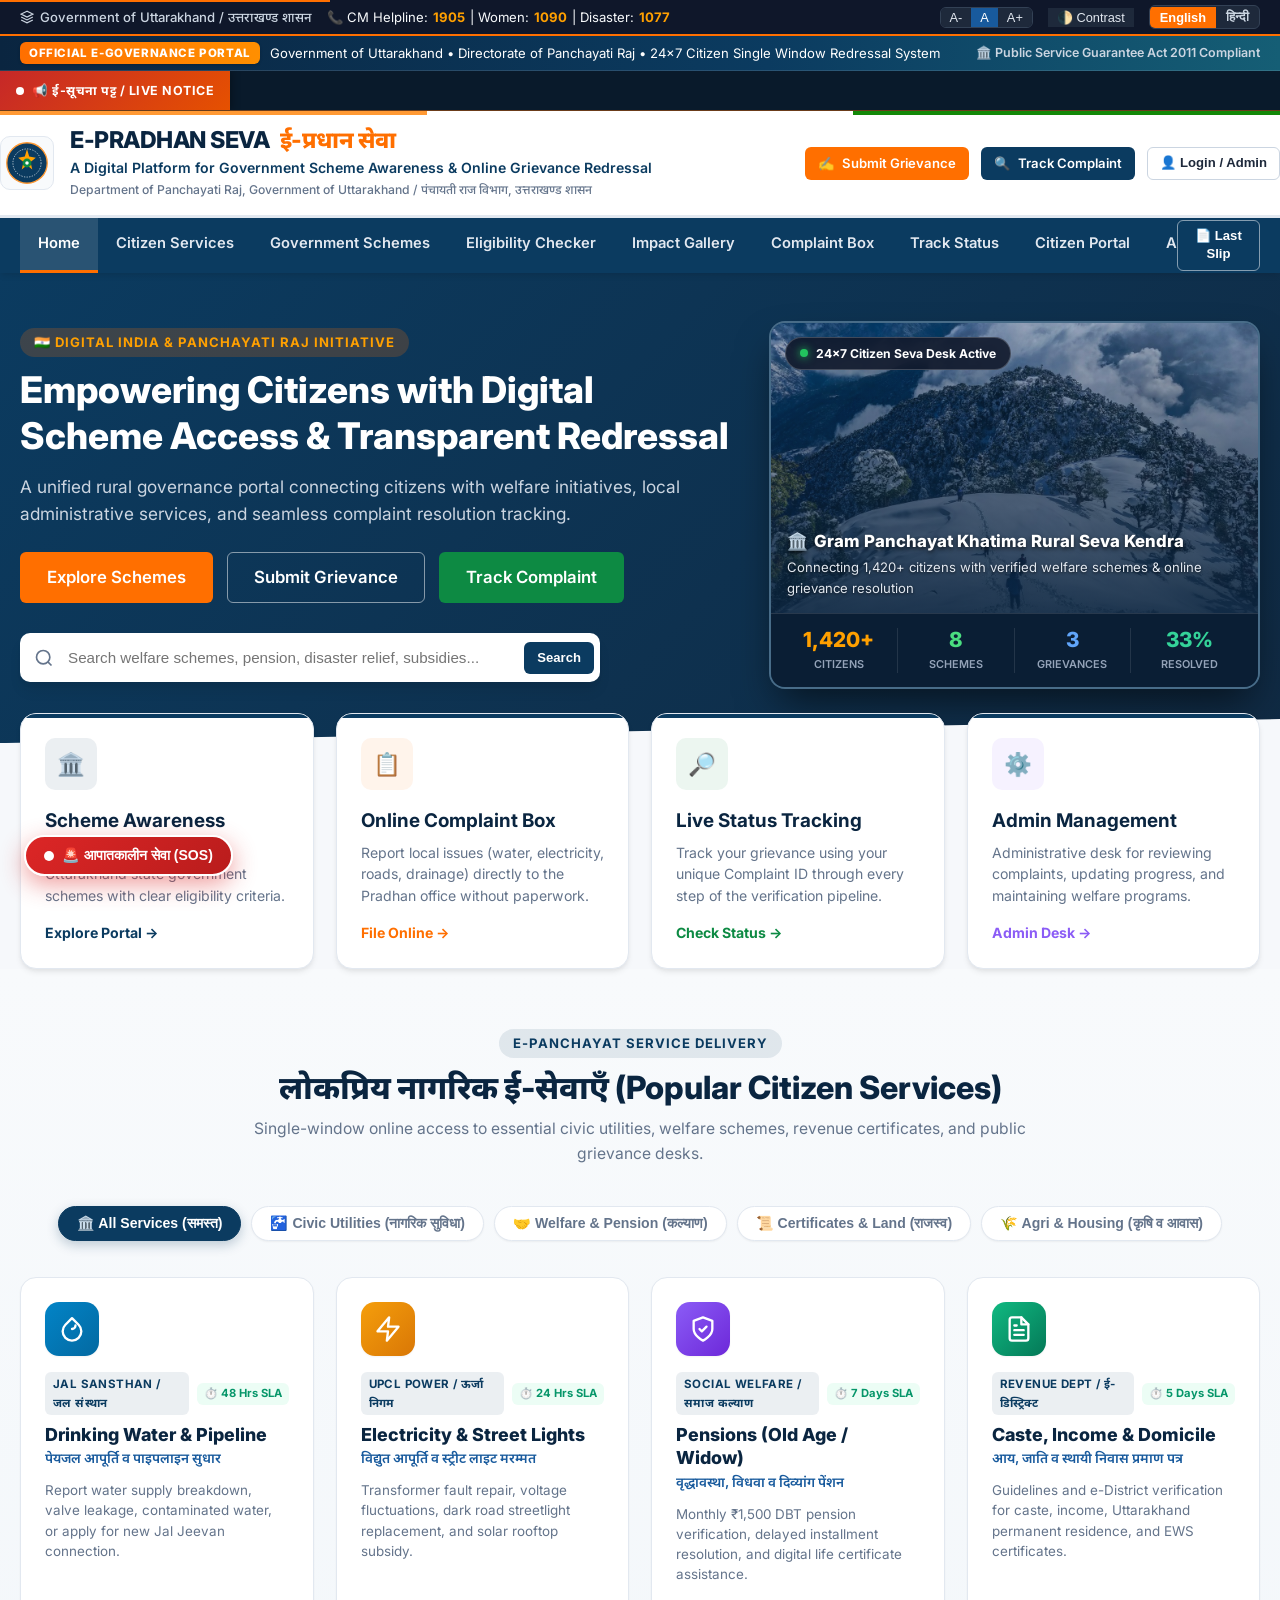
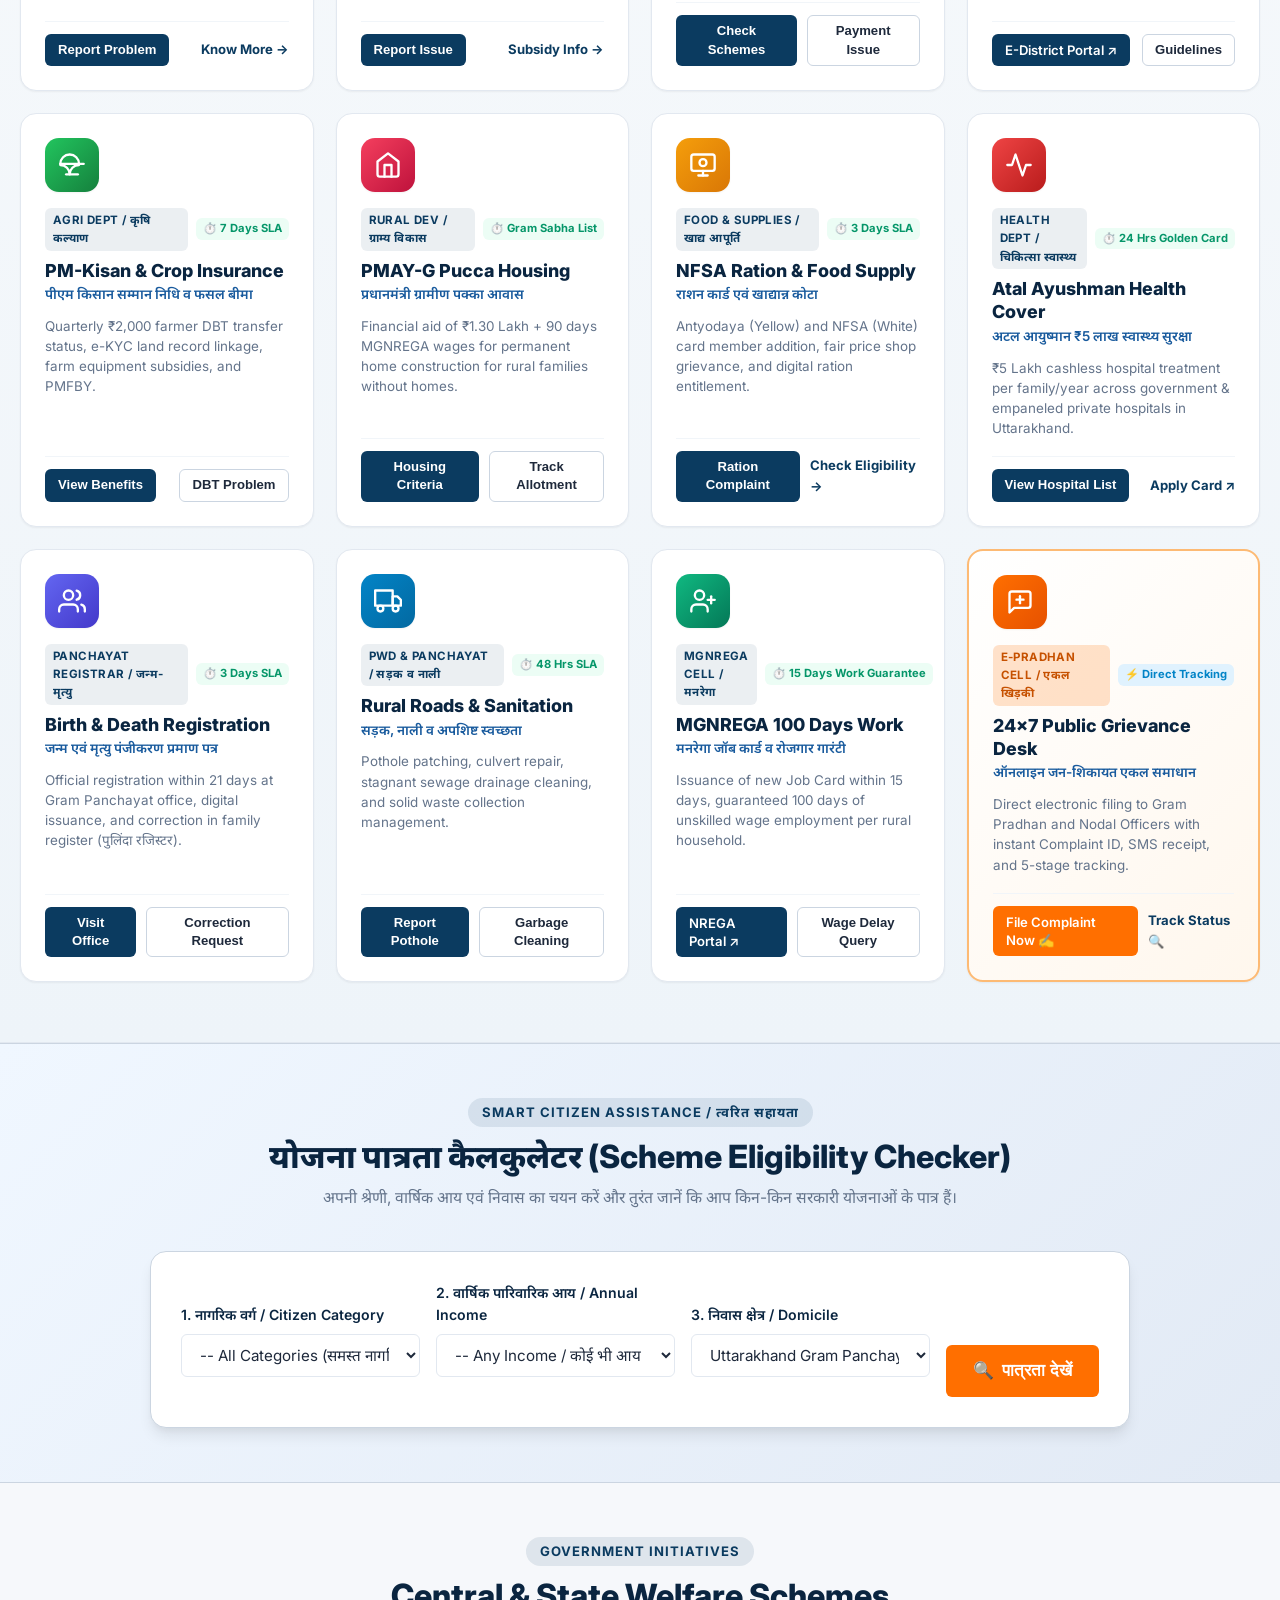
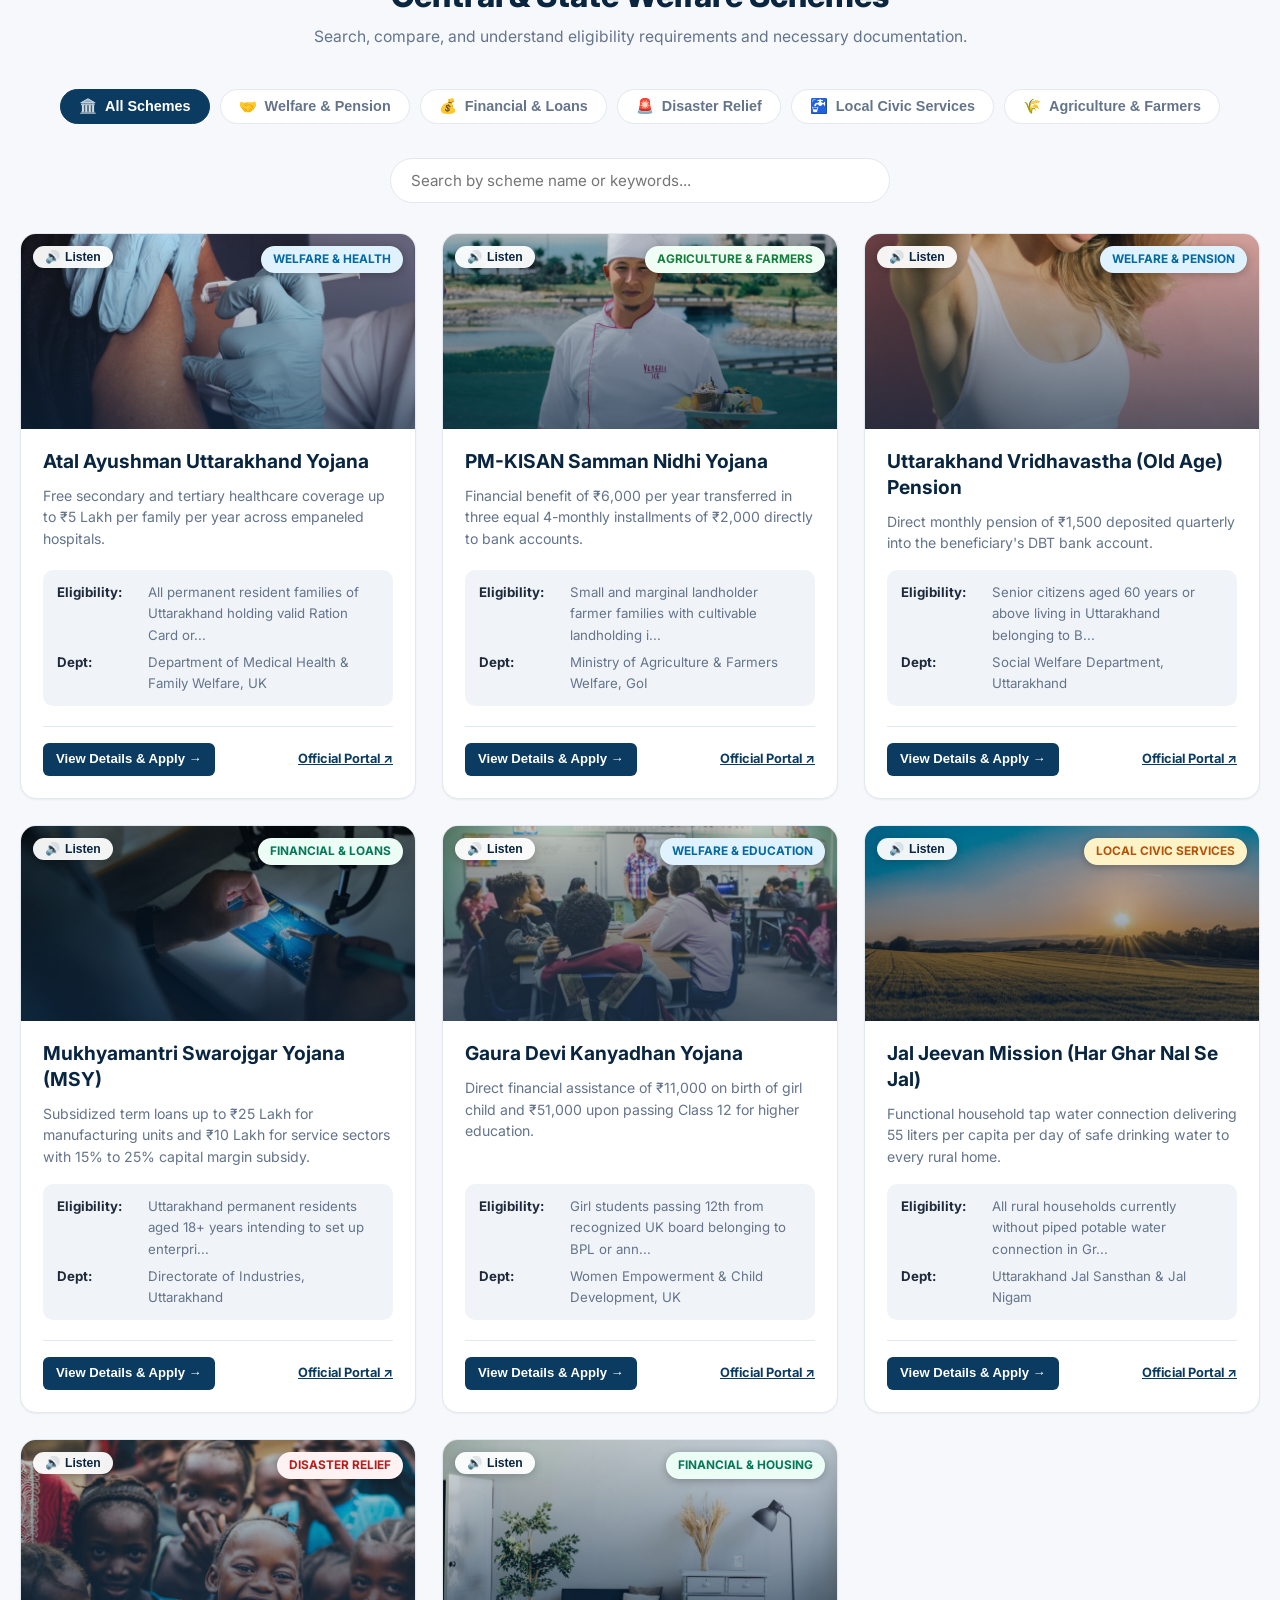
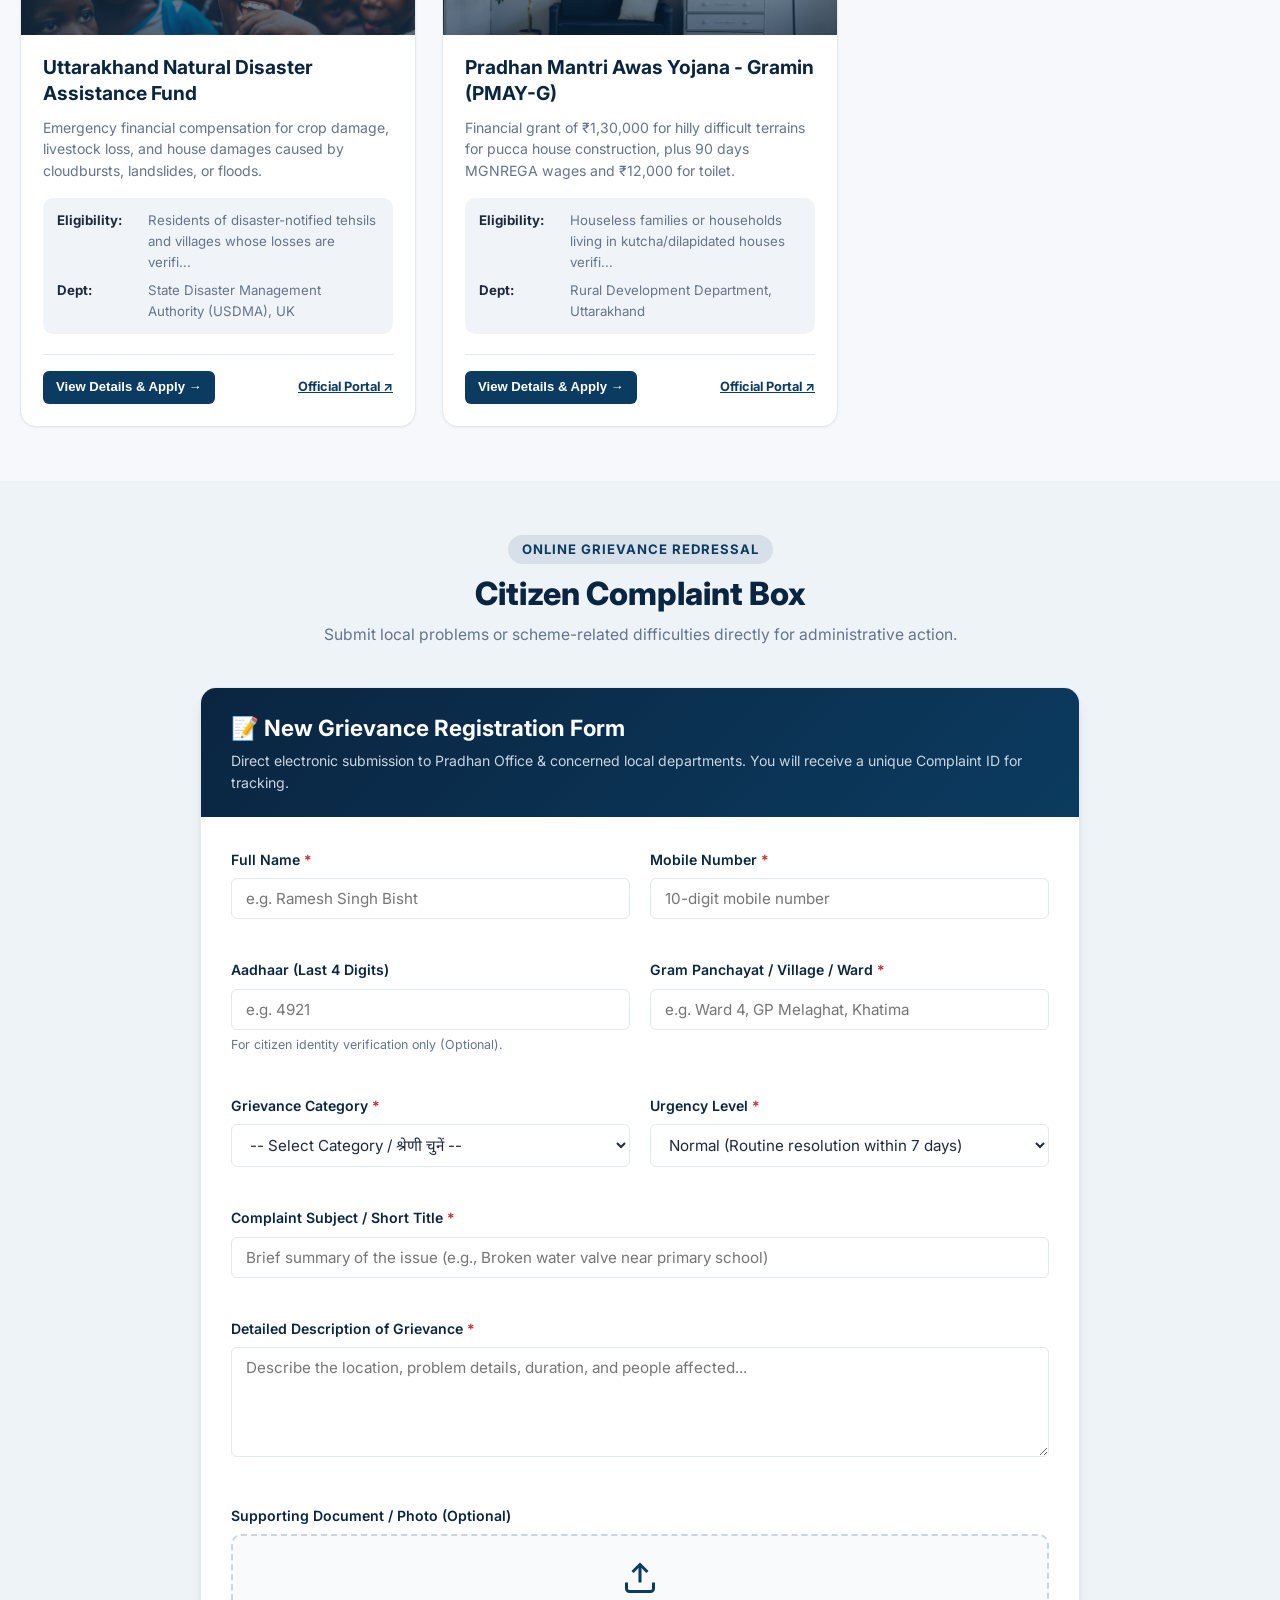
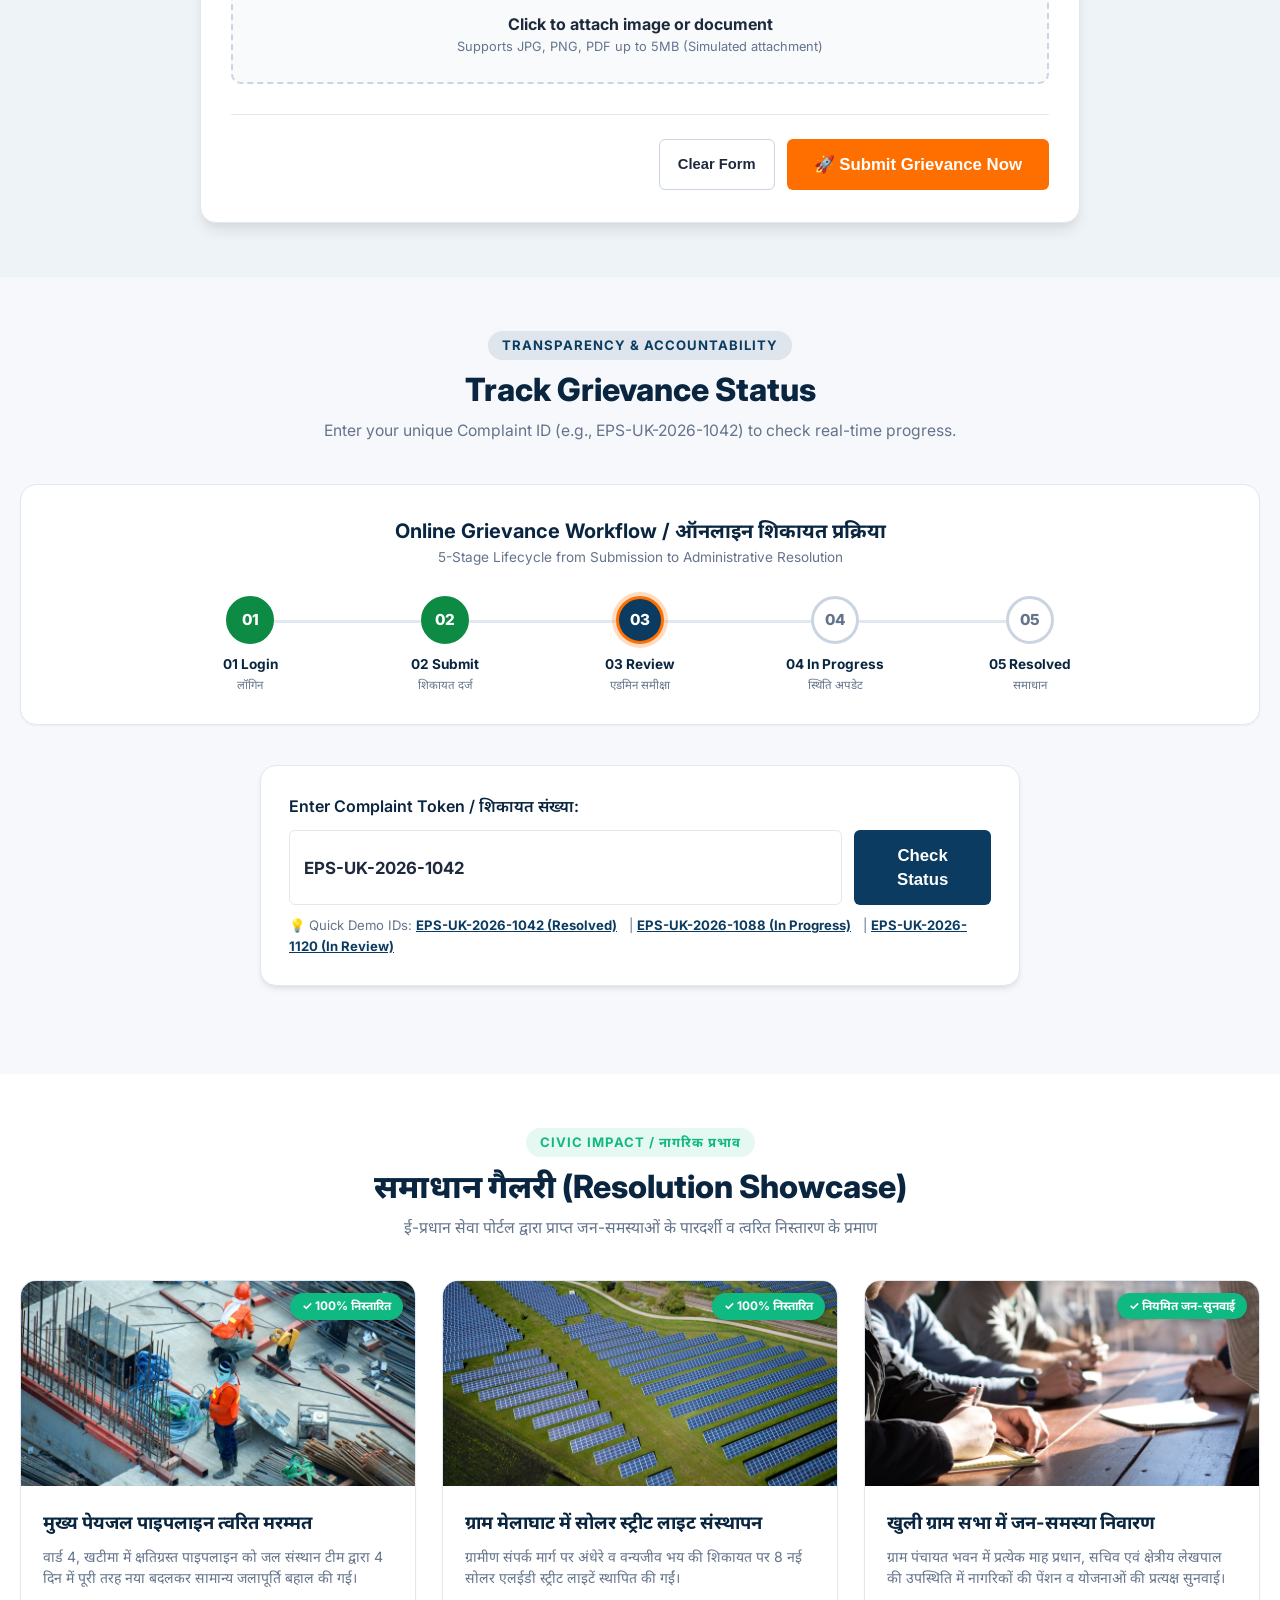
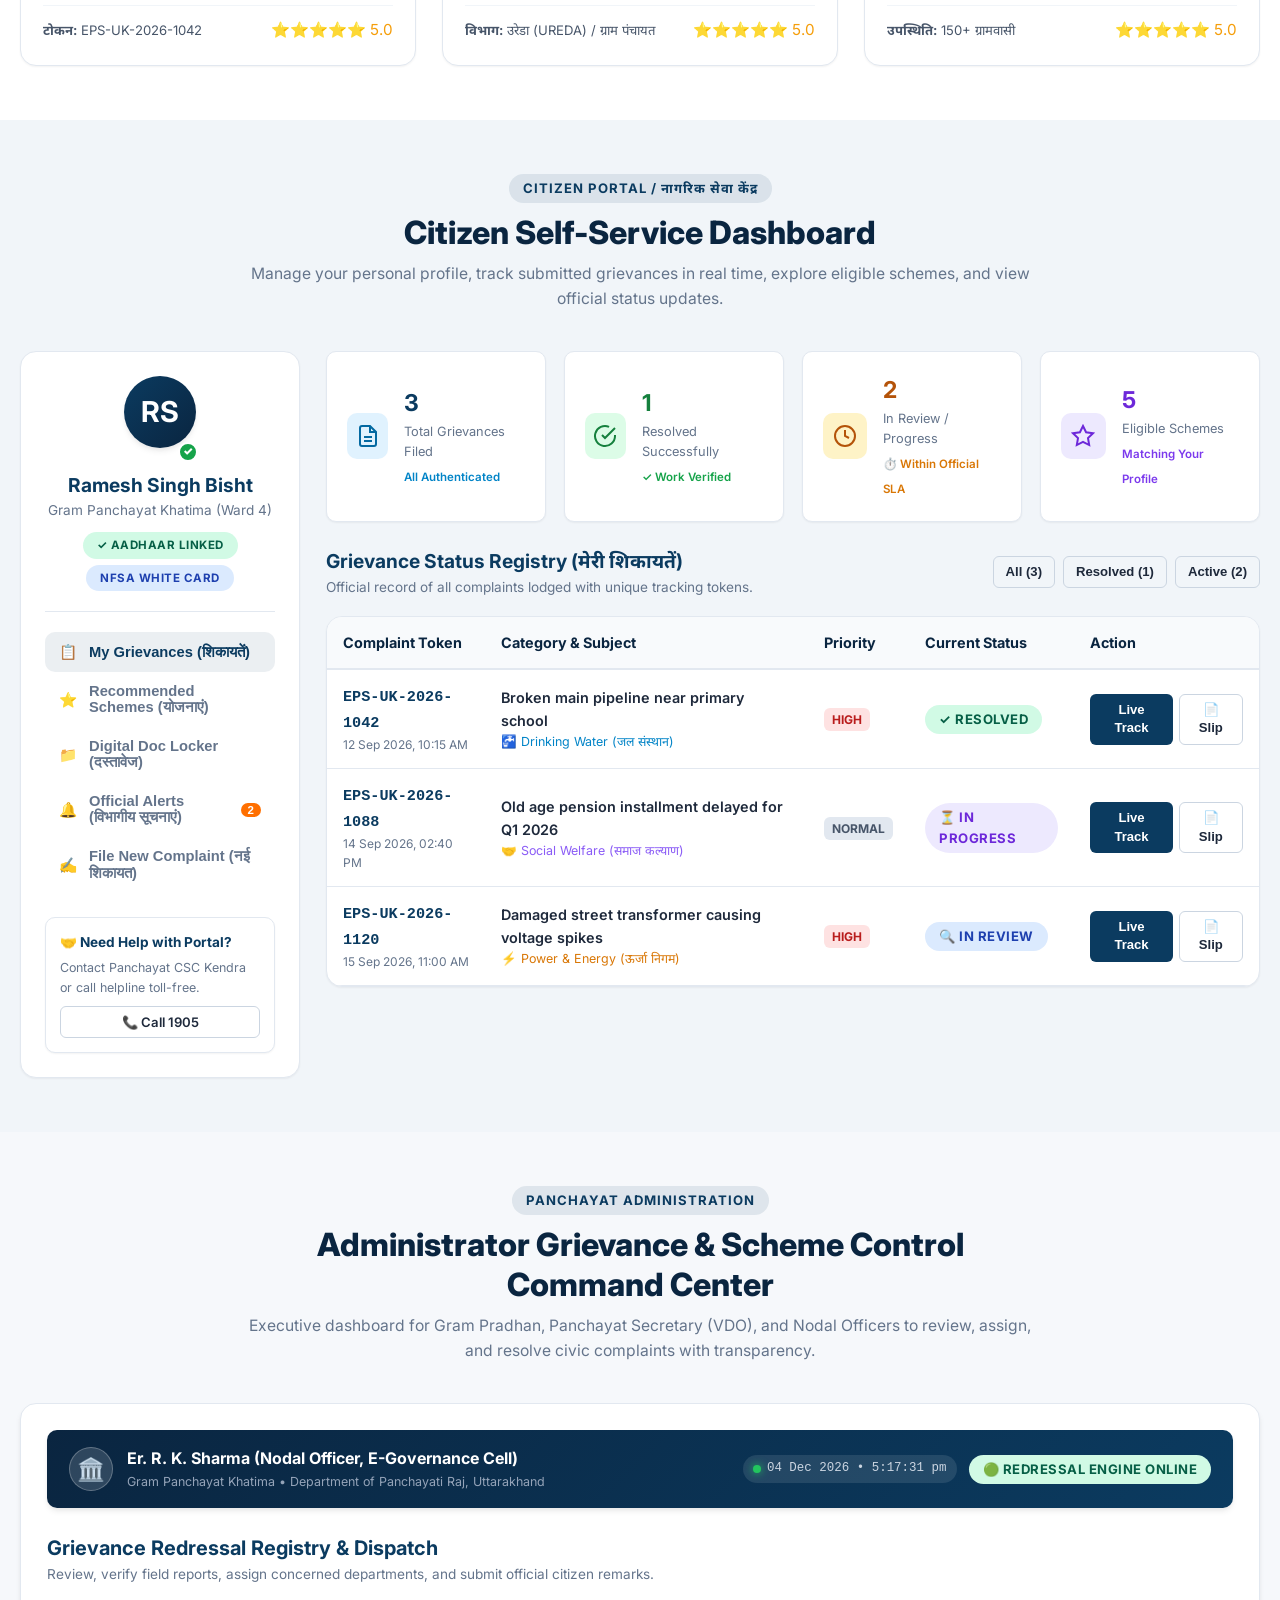
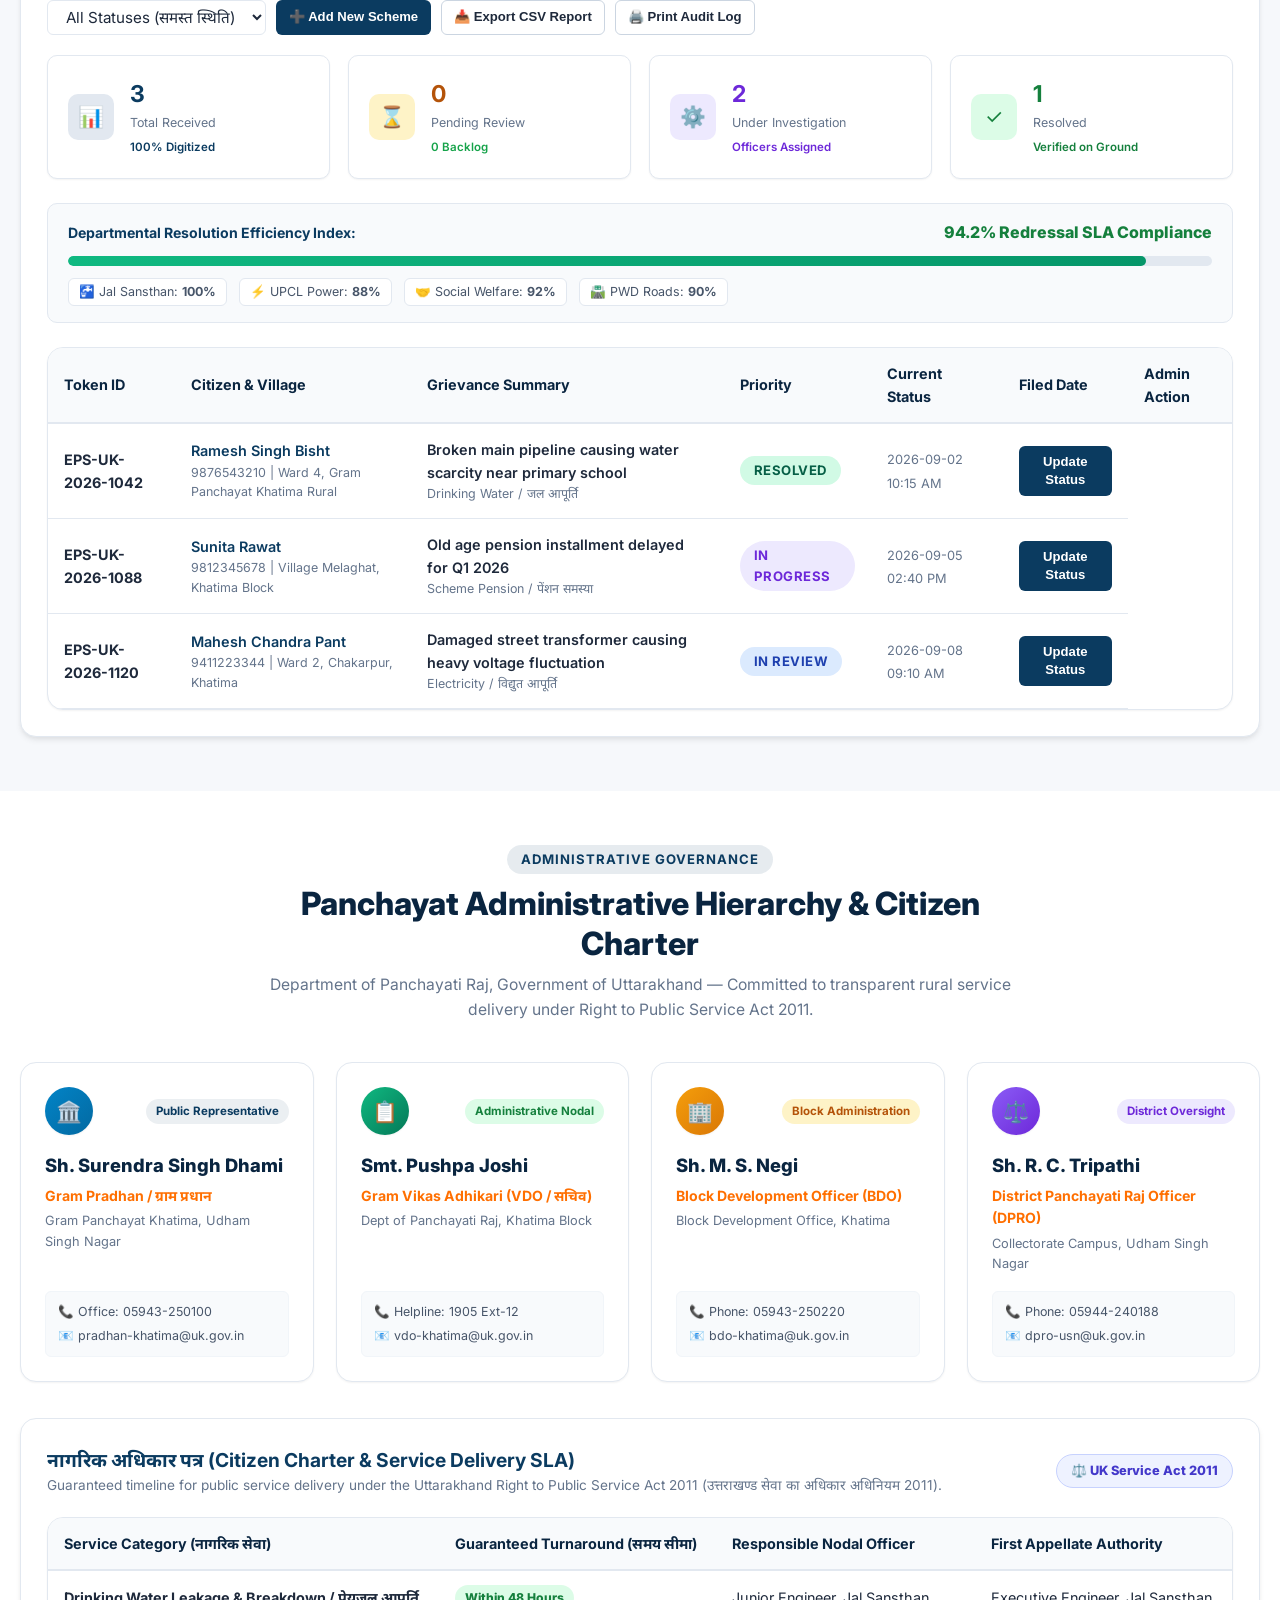
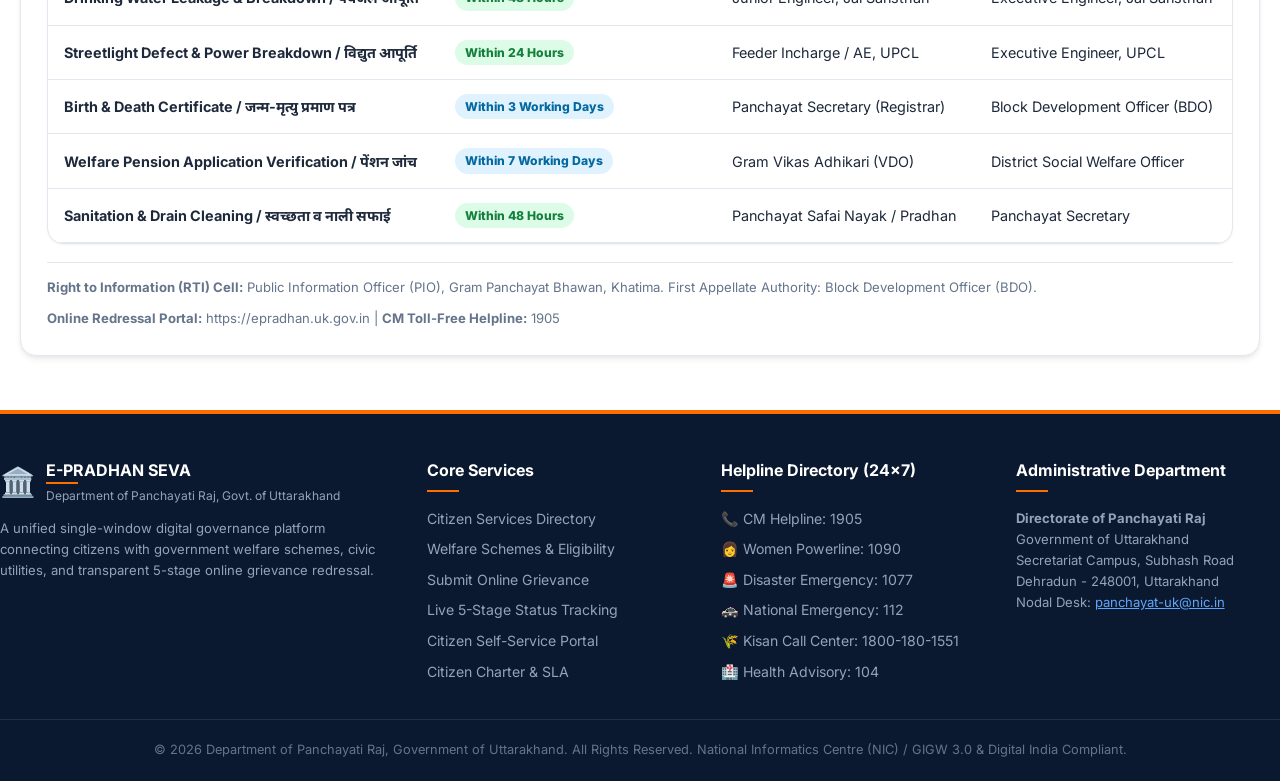
<file: E Pradhan/index.html>
<!DOCTYPE html>
<html lang="en">
<head>
  <meta charset="UTF-8">
  <meta name="viewport" content="width=device-width, initial-scale=1.0">
  <title>E-PRADHAN SEVA | Digital Platform for Scheme Awareness & Online Grievance Redressal</title>
  <meta name="description" content="E-Pradhan Seva - A unified single-window digital e-governance platform for welfare schemes awareness and transparent online grievance redressal. Department of Panchayati Raj, Government of Uttarakhand.">
  <link rel="stylesheet" href="styles.css">
  <!-- Google Fonts for Indian Government & Modern Clean Typography -->
  <link rel="preconnect" href="https://fonts.googleapis.com">
  <link rel="preconnect" href="https://fonts.gstatic.com" crossorigin>
  <link href="https://fonts.googleapis.com/css2?family=Inter:wght@400;500;600;700;800&family=Noto+Sans+Devanagari:wght@400;600;700&display=swap" rel="stylesheet">
</head>
<body>

  <!-- Screen Reader Skip Link (GIGW Accessibility Compliance) -->
  <a href="#mainContent" class="skip-link">Skip to main content / मुख्य सामग्री पर जाएं</a>

  <!-- GIGW Accessibility Top Bar -->
  <aside class="gov-accessibility-bar" aria-label="Accessibility and Helpline Toolbar">
    <div class="container flex-between">
      <div class="access-left">
        <span class="gov-tag">
          <svg width="14" height="14" viewBox="0 0 24 24" fill="none" stroke="currentColor" stroke-width="2" aria-hidden="true"><path d="M12 2L2 7l10 5 10-5-10-5zM2 17l10 5 10-5M2 12l10 5 10-5"/></svg>
          Government of Uttarakhand / उत्तराखण्ड शासन
        </span>
        <span class="helpline-item">
          📞 CM Helpline: <strong>1905</strong> | Women: <strong>1090</strong> | Disaster: <strong>1077</strong>
        </span>
      </div>

      <div class="access-right">
        <!-- Font Size Scaling -->
        <div class="access-btn-group" role="group" aria-label="Text Size Controls">
          <button class="access-btn" data-size="sm" onclick="setFontSize('sm')" title="Small Text">A-</button>
          <button class="access-btn active" data-size="base" onclick="setFontSize('base')" title="Normal Text">A</button>
          <button class="access-btn" data-size="lg" onclick="setFontSize('lg')" title="Large Text">A+</button>
        </div>

        <!-- High Contrast Mode Toggle -->
        <button class="access-btn" id="contrastToggleBtn" onclick="toggleHighContrast()" title="Toggle High Contrast Mode">
          🌓 Contrast
        </button>

        <!-- Bilingual Switcher -->
        <div class="lang-switch" role="group" aria-label="Language Selector">
          <button class="lang-btn active" data-lang="en">English</button>
          <button class="lang-btn" data-lang="hi">हिन्दी</button>
        </div>
      </div>
    </div>
  </aside>

  <!-- Official Government Citizen Banner -->
  <div class="gov-official-strip" role="note">
    <div class="container flex-between">
      <div class="gov-strip-left">
        <span class="badge gov-live-badge" data-i18n="portalBadge">OFFICIAL E-GOVERNANCE PORTAL</span>
        <span data-i18n="portalNotice">Government of Uttarakhand • Directorate of Panchayati Raj • 24x7 Citizen Single Window Redressal System</span>
      </div>
      <div class="gov-strip-right">
        <span>🏛️ Public Service Guarantee Act 2011 Compliant</span>
      </div>
    </div>
  </div>

  <!-- Live Government Notice Ticker (ई-सूचना पट्ट) -->
  <div class="gov-notice-ticker" role="region" aria-label="Official Announcements Ticker">
    <div class="ticker-badge">
      <span class="ticker-dot"></span>
      <span data-i18n="tickerBadge">📢 ई-सूचना पट्ट / LIVE NOTICE</span>
    </div>
    <div class="ticker-track">
      <div class="ticker-content" id="liveTickerContent">
        <span class="ticker-item"><strong>[आयुष्मान शिविर]:</strong> ग्राम पंचायत भवन खटीमा में 12 से 15 सितंबर तक निःशुल्क अटल आयुष्मान गोल्डन कार्ड शिविर।</span>
        <span class="ticker-item"><strong>[PM-KISAN]:</strong> 18वीं किस्त के त्वरित बैंक अंतरण हेतु सभी किसान भाई-बहन भूलेख एवं ई-केवाईसी सत्यापन पूर्ण कराएं।</span>
        <span class="ticker-item"><strong>[पेयजल हेल्पलाइन]:</strong> जल जीवन मिशन लाइन लीकेज अथवा दूषित जल की ऑनलाइन शिकायत दर्ज करें — समाधान 48 घंटे में।</span>
        <span class="ticker-item"><strong>[आपदा सतर्कता]:</strong> मौसम विभाग द्वारा भारी वर्षा चेतावनी जारी; किसी भी आपातकाल में जिला कंट्रोल रूम टोल-फ्री 1077 पर संपर्क करें।</span>
      </div>
    </div>
  </div>

  <!-- Main Government Header -->
  <header class="main-gov-header">
    <div class="container header-inner">
      <a href="#heroSection" class="header-brand-group">
        <div class="emblem-wrapper" title="National Emblem of India">
          <!-- Ashoka Emblem SVG -->
          <svg class="emblem-svg" viewBox="0 0 100 100" fill="none" xmlns="http://www.w3.org/2000/svg">
            <circle cx="50" cy="50" r="46" fill="#0B3B60" stroke="#FF9933" stroke-width="3"/>
            <circle cx="50" cy="50" r="32" stroke="#FFFFFF" stroke-width="1.5" stroke-dasharray="3 3"/>
            <path d="M50 18 L55 35 L70 38 L58 48 L62 65 L50 55 L38 65 L42 48 L30 38 L45 35 Z" fill="#FFA000"/>
            <circle cx="50" cy="50" r="10" fill="#0D8A43"/>
            <circle cx="50" cy="50" r="4" fill="#FFFFFF"/>
          </svg>
        </div>
        <div class="brand-text-block">
          <h1>
            <span data-i18n="portalTitle">E-PRADHAN SEVA</span>
            <span class="hi-title" data-i18n="hiPortalTitle">ई-प्रधान सेवा</span>
          </h1>
          <p class="tagline" data-i18n="tagline">A Digital Platform for Government Scheme Awareness & Online Grievance Redressal</p>
          <p class="dept-sub" data-i18n="deptSub">Department of Panchayati Raj, Government of Uttarakhand / पंचायती राज विभाग, उत्तराखण्ड शासन</p>
        </div>
      </a>

      <div class="header-actions">
        <a href="#grievanceSection" class="btn btn-saffron btn-sm">
          ✍️ <span data-i18n="btnFileComplaint">Submit Grievance</span>
        </a>
        <a href="#trackingSection" class="btn btn-primary btn-sm">
          🔍 <span data-i18n="btnTrackNow">Track Complaint</span>
        </a>
        <button class="btn btn-outline btn-sm" onclick="openModal('authModal')">
          👤 Login / Admin
        </button>
      </div>
    </div>
  </header>

  <!-- Sticky Navigation Bar -->
  <nav class="gov-navbar" aria-label="Main Navigation">
    <div class="container nav-container">
      <ul class="nav-links">
        <li class="nav-item"><a href="#heroSection" class="nav-link active" data-i18n="navHome">Home</a></li>
        <li class="nav-item"><a href="#servicesDirectorySection" class="nav-link" data-i18n="navServices">Citizen Services</a></li>
        <li class="nav-item"><a href="#schemesSection" class="nav-link" data-i18n="navSchemes">Government Schemes</a></li>
        <li class="nav-item"><a href="#eligibilitySection" class="nav-link" data-i18n="navCalculator">Eligibility Checker</a></li>
        <li class="nav-item"><a href="#impactGallerySection" class="nav-link" data-i18n="navImpact">Impact Gallery</a></li>
        <li class="nav-item"><a href="#grievanceSection" class="nav-link" data-i18n="navGrievance">Complaint Box</a></li>
        <li class="nav-item"><a href="#trackingSection" class="nav-link" data-i18n="navTrack">Track Status</a></li>
        <li class="nav-item"><a href="#citizenDashboardSection" class="nav-link" data-i18n="navCitizen">Citizen Portal</a></li>
        <li class="nav-item"><a href="#adminSection" class="nav-link" data-i18n="navAdmin">Admin Panel</a></li>
        <li class="nav-item"><a href="#citizenCharterSection" class="nav-link" data-i18n="navCharter">Citizen Charter</a></li>
      </ul>
      <div class="nav-auth-slot">
        <button class="btn btn-outline-white btn-sm" onclick="openModal('acknowledgmentModal')" title="View Last Issued Slip">
          📄 Last Slip
        </button>
      </div>
    </div>
  </nav>

  <!-- Main Content Body -->
  <main id="mainContent">

    <!-- Hero Section -->
    <section class="hero-section" id="heroSection">
      <div class="container hero-grid">
        <div class="hero-content">
          <div class="section-tag" style="background: rgba(255, 111, 0, 0.2); color: #FFA000;">
            🇮🇳 Digital India & Panchayati Raj Initiative
          </div>
          <h2 data-i18n="heroTitle">Empowering Citizens with Digital Scheme Access & Transparent Redressal</h2>
          <p class="hero-subtitle" data-i18n="heroSubtitle">
            A unified rural governance portal connecting citizens with welfare initiatives, local administrative services, and seamless complaint resolution tracking.
          </p>

          <div class="hero-action-buttons">
            <a href="#schemesSection" class="btn btn-saffron btn-lg" data-i18n="btnExploreSchemes">Explore Schemes</a>
            <a href="#grievanceSection" class="btn btn-outline-white btn-lg" data-i18n="btnFileComplaint">Submit Grievance</a>
            <a href="#trackingSection" class="btn btn-green btn-lg" data-i18n="btnTrackNow">Track Complaint</a>
          </div>

          <!-- Quick Search Bar -->
          <div class="quick-search-box">
            <svg width="20" height="20" viewBox="0 0 24 24" fill="none" stroke="#64748b" stroke-width="2" style="margin-left: 8px;"><circle cx="11" cy="11" r="8"/><line x1="21" y1="21" x2="16.65" y2="16.65"/></svg>
            <input type="text" id="heroSearchInput" data-i18n-ph="searchPlaceholder" placeholder="Search welfare schemes, pension, disaster relief, subsidies...">
            <button class="btn btn-primary btn-sm" onclick="navigateToSection('schemesSection')">Search</button>
          </div>
        </div>

        <!-- Hero Visual Showcase Card with High-Res Photo & Real-Time Stats -->
        <div class="hero-visual-card">
          <div class="hero-img-wrap">
            <img src="assets/images/hero_gram_panchayat.jpg" alt="ग्राम पंचायत खटीमा डिजिटल ई-सेवा केंद्र" loading="eager">
            <div class="hero-img-gradient"></div>
            <div class="hero-live-pill">
              <span class="pulsing-dot"></span>
              <span data-i18n="heroLiveStatus">24x7 Citizen Seva Desk Active</span>
            </div>
            <div class="hero-img-caption">
              <h4>🏛️ <span data-i18n="heroCaptionTitle">Gram Panchayat Khatima Rural Seva Kendra</span></h4>
              <p data-i18n="heroCaptionSub">Connecting 1,420+ citizens with verified welfare schemes & online grievance resolution</p>
            </div>
          </div>
          <!-- Live SDLC Outcome Metrics Strip -->
          <div class="hero-quick-stats-strip">
            <div class="quick-stat-col">
              <div class="num" id="heroStatCitizens">1,420+</div>
              <div class="lbl" data-i18n="statCitizens">Citizens</div>
            </div>
            <div class="quick-stat-col">
              <div class="num" id="heroStatSchemes" style="color: #4ade80;">8</div>
              <div class="lbl" data-i18n="statSchemes">Schemes</div>
            </div>
            <div class="quick-stat-col">
              <div class="num" id="heroStatComplaints" style="color: #60a5fa;">3</div>
              <div class="lbl" data-i18n="statComplaints">Grievances</div>
            </div>
            <div class="quick-stat-col">
              <div class="num" id="heroStatResolved" style="color: #34d399;">67%</div>
              <div class="lbl" data-i18n="statResolved">Resolved</div>
            </div>
          </div>
        </div>
      </div>
    </section>

    <!-- Core 4-Card Module Flow -->
    <div class="container">
      <section class="flow-cards-grid" aria-label="Core Project Modules">
        <a href="#schemesSection" class="flow-card">
          <div class="flow-icon">🏛️</div>
          <h3 data-i18n="flow1Title">Scheme Awareness</h3>
          <p data-i18n="flow1Desc">Browse verified central and Uttarakhand state government schemes with clear eligibility criteria.</p>
          <span class="flow-link">Explore Portal →</span>
        </a>

        <a href="#grievanceSection" class="flow-card">
          <div class="flow-icon" style="color: #ff6f00; background: rgba(255, 111, 0, 0.08);">📋</div>
          <h3 data-i18n="flow2Title">Online Complaint Box</h3>
          <p data-i18n="flow2Desc">Report local issues (water, electricity, roads, drainage) directly to the Pradhan office without paperwork.</p>
          <span class="flow-link" style="color: #ff6f00;">File Online →</span>
        </a>

        <a href="#trackingSection" class="flow-card">
          <div class="flow-icon" style="color: #0d8a43; background: rgba(13, 138, 67, 0.08);">🔎</div>
          <h3 data-i18n="flow3Title">Live Status Tracking</h3>
          <p data-i18n="flow3Desc">Track your grievance using your unique Complaint ID through every step of the verification pipeline.</p>
          <span class="flow-link" style="color: #0d8a43;">Check Status →</span>
        </a>

        <a href="#adminSection" class="flow-card">
          <div class="flow-icon" style="color: #8b5cf6; background: rgba(139, 92, 246, 0.08);">⚙️</div>
          <h3 data-i18n="flow4Title">Admin Management</h3>
          <p data-i18n="flow4Desc">Administrative desk for reviewing complaints, updating progress, and maintaining welfare programs.</p>
          <span class="flow-link" style="color: #8b5cf6;">Admin Desk →</span>
        </a>
      </section>
    </div>

    <!-- Popular Citizen Services (लोकप्रिय नागरिक ई-सेवाएँ) with Rich SVG Icons -->
    <section class="page-section services-directory-section" id="servicesDirectorySection">
      <div class="container">
        <div class="section-header">
          <span class="section-tag" data-i18n="secServicesTag">E-Panchayat Service Delivery</span>
          <h2 class="section-title" data-i18n="secServicesTitle">लोकप्रिय नागरिक ई-सेवाएँ (Popular Citizen Services)</h2>
          <p class="section-subtitle" data-i18n="secServicesSub">Single-window online access to essential civic utilities, welfare schemes, revenue certificates, and public grievance desks.</p>
        </div>

        <!-- Service Quick Filters -->
        <div class="services-filter-bar">
          <button class="srv-cat-btn active" data-srvcat="all" onclick="filterServices('all')">🏛️ All Services (समस्त)</button>
          <button class="srv-cat-btn" data-srvcat="civic" onclick="filterServices('civic')">🚰 Civic Utilities (नागरिक सुविधा)</button>
          <button class="srv-cat-btn" data-srvcat="welfare" onclick="filterServices('welfare')">🤝 Welfare & Pension (कल्याण)</button>
          <button class="srv-cat-btn" data-srvcat="revenue" onclick="filterServices('revenue')">📜 Certificates & Land (राजस्व)</button>
          <button class="srv-cat-btn" data-srvcat="agri" onclick="filterServices('agri')">🌾 Agri & Housing (कृषि व आवास)</button>
        </div>

        <!-- Services Grid -->
        <div class="services-cards-grid" id="servicesCardsGrid">
          
          <!-- Service 1: Drinking Water -->
          <div class="service-card" data-srvcat="civic">
            <div class="service-icon-wrap srv-icon-blue">
              <svg viewBox="0 0 24 24" fill="none" stroke="currentColor" stroke-width="2" stroke-linecap="round" stroke-linejoin="round">
                <path d="M12 2.69l5.66 5.66a8 8 0 1 1-11.31 0z"/>
                <path d="M12 12a3 3 0 0 0 3-3"/>
              </svg>
            </div>
            <div class="service-body">
              <div class="service-meta-top">
                <span class="service-dept-tag">Jal Sansthan / जल संस्थान</span>
                <span class="service-sla-tag">⏱️ 48 Hrs SLA</span>
              </div>
              <h3 class="service-card-title">Drinking Water & Pipeline</h3>
              <p class="service-card-hi">पेयजल आपूर्ति व पाइपलाइन सुधार</p>
              <p class="service-desc">Report water supply breakdown, valve leakage, contaminated water, or apply for new Jal Jeevan connection.</p>
              <div class="service-action-row">
                <button class="btn btn-primary btn-sm" onclick="quickSelectGrievanceCategory('water')">Report Problem</button>
                <a href="#schemesSection" class="service-info-link" onclick="quickFilterSchemes('local')">Know More →</a>
              </div>
            </div>
          </div>

          <!-- Service 2: Electricity & Streetlights -->
          <div class="service-card" data-srvcat="civic">
            <div class="service-icon-wrap srv-icon-amber">
              <svg viewBox="0 0 24 24" fill="none" stroke="currentColor" stroke-width="2" stroke-linecap="round" stroke-linejoin="round">
                <polygon points="13 2 3 14 12 14 11 22 21 10 12 10 13 2"/>
              </svg>
            </div>
            <div class="service-body">
              <div class="service-meta-top">
                <span class="service-dept-tag">UPCL Power / ऊर्जा निगम</span>
                <span class="service-sla-tag">⏱️ 24 Hrs SLA</span>
              </div>
              <h3 class="service-card-title">Electricity & Street Lights</h3>
              <p class="service-card-hi">विद्युत आपूर्ति व स्ट्रीट लाइट मरम्मत</p>
              <p class="service-desc">Transformer fault repair, voltage fluctuations, dark road streetlight replacement, and solar rooftop subsidy.</p>
              <div class="service-action-row">
                <button class="btn btn-primary btn-sm" onclick="quickSelectGrievanceCategory('electricity')">Report Issue</button>
                <a href="#schemesSection" class="service-info-link" onclick="quickFilterSchemes('local')">Subsidy Info →</a>
              </div>
            </div>
          </div>

          <!-- Service 3: Social Welfare Pensions -->
          <div class="service-card" data-srvcat="welfare">
            <div class="service-icon-wrap srv-icon-purple">
              <svg viewBox="0 0 24 24" fill="none" stroke="currentColor" stroke-width="2" stroke-linecap="round" stroke-linejoin="round">
                <path d="M12 22s8-4 8-10V5l-8-3-8 3v7c0 6 8 10 8 10z"/>
                <path d="M9 12l2 2 4-4"/>
              </svg>
            </div>
            <div class="service-body">
              <div class="service-meta-top">
                <span class="service-dept-tag">Social Welfare / समाज कल्याण</span>
                <span class="service-sla-tag">⏱️ 7 Days SLA</span>
              </div>
              <h3 class="service-card-title">Pensions (Old Age / Widow)</h3>
              <p class="service-card-hi">वृद्धावस्था, विधवा व दिव्यांग पेंशन</p>
              <p class="service-desc">Monthly ₹1,500 DBT pension verification, delayed installment resolution, and digital life certificate assistance.</p>
              <div class="service-action-row">
                <button class="btn btn-primary btn-sm" onclick="quickFilterSchemes('welfare')">Check Schemes</button>
                <button class="btn btn-outline btn-sm" onclick="quickSelectGrievanceCategory('pension')">Payment Issue</button>
              </div>
            </div>
          </div>

          <!-- Service 4: Revenue Certificates -->
          <div class="service-card" data-srvcat="revenue">
            <div class="service-icon-wrap srv-icon-emerald">
              <svg viewBox="0 0 24 24" fill="none" stroke="currentColor" stroke-width="2" stroke-linecap="round" stroke-linejoin="round">
                <path d="M14 2H6a2 2 0 0 0-2 2v16a2 2 0 0 0 2 2h12a2 2 0 0 0 2-2V8z"/>
                <polyline points="14 2 14 8 20 8"/>
                <line x1="16" y1="13" x2="8" y2="13"/>
                <line x1="16" y1="17" x2="8" y2="17"/>
                <polyline points="10 9 9 9 8 9"/>
              </svg>
            </div>
            <div class="service-body">
              <div class="service-meta-top">
                <span class="service-dept-tag">Revenue Dept / ई-डिस्ट्रिक्ट</span>
                <span class="service-sla-tag">⏱️ 5 Days SLA</span>
              </div>
              <h3 class="service-card-title">Caste, Income & Domicile</h3>
              <p class="service-card-hi">आय, जाति व स्थायी निवास प्रमाण पत्र</p>
              <p class="service-desc">Guidelines and e-District verification for caste, income, Uttarakhand permanent residence, and EWS certificates.</p>
              <div class="service-action-row">
                <a href="https://edistrict.uk.gov.in" target="_blank" rel="noopener" class="btn btn-primary btn-sm">E-District Portal ↗</a>
                <button class="btn btn-outline btn-sm" onclick="showToast('E-District verification desk available at Gram Panchayat Bhawan.', 'info')">Guidelines</button>
              </div>
            </div>
          </div>

          <!-- Service 5: PM-Kisan & Agriculture -->
          <div class="service-card" data-srvcat="agri">
            <div class="service-icon-wrap srv-icon-green">
              <svg viewBox="0 0 24 24" fill="none" stroke="currentColor" stroke-width="2" stroke-linecap="round" stroke-linejoin="round">
                <path d="M7 20h10"/>
                <path d="M10 20c0-4.4 3.6-8 8-8v-1a8 8 0 0 0-8-8 8 8 0 0 0-8 8v1c4.4 0 8 3.6 8 8z"/>
                <path d="M2 11h20"/>
              </svg>
            </div>
            <div class="service-body">
              <div class="service-meta-top">
                <span class="service-dept-tag">Agri Dept / कृषि कल्याण</span>
                <span class="service-sla-tag">⏱️ 7 Days SLA</span>
              </div>
              <h3 class="service-card-title">PM-Kisan & Crop Insurance</h3>
              <p class="service-card-hi">पीएम किसान सम्मान निधि व फसल बीमा</p>
              <p class="service-desc">Quarterly ₹2,000 farmer DBT transfer status, e-KYC land record linkage, farm equipment subsidies, and PMFBY.</p>
              <div class="service-action-row">
                <button class="btn btn-primary btn-sm" onclick="quickFilterSchemes('agri')">View Benefits</button>
                <button class="btn btn-outline btn-sm" onclick="quickSelectGrievanceCategory('scheme')">DBT Problem</button>
              </div>
            </div>
          </div>

          <!-- Service 6: PMAY-G Housing -->
          <div class="service-card" data-srvcat="agri">
            <div class="service-icon-wrap srv-icon-rose">
              <svg viewBox="0 0 24 24" fill="none" stroke="currentColor" stroke-width="2" stroke-linecap="round" stroke-linejoin="round">
                <path d="M3 9l9-7 9 7v11a2 2 0 0 1-2 2H5a2 2 0 0 1-2-2z"/>
                <polyline points="9 22 9 12 15 12 15 22"/>
              </svg>
            </div>
            <div class="service-body">
              <div class="service-meta-top">
                <span class="service-dept-tag">Rural Dev / ग्राम्य विकास</span>
                <span class="service-sla-tag">⏱️ Gram Sabha List</span>
              </div>
              <h3 class="service-card-title">PMAY-G Pucca Housing</h3>
              <p class="service-card-hi">प्रधानमंत्री ग्रामीण पक्का आवास</p>
              <p class="service-desc">Financial aid of ₹1.30 Lakh + 90 days MGNREGA wages for permanent home construction for rural families without homes.</p>
              <div class="service-action-row">
                <button class="btn btn-primary btn-sm" onclick="openSchemeById('SCH-002')">Housing Criteria</button>
                <button class="btn btn-outline btn-sm" onclick="quickSelectGrievanceCategory('scheme')">Track Allotment</button>
              </div>
            </div>
          </div>

          <!-- Service 7: Ration Card & Food Security -->
          <div class="service-card" data-srvcat="civic">
            <div class="service-icon-wrap srv-icon-amber">
              <svg viewBox="0 0 24 24" fill="none" stroke="currentColor" stroke-width="2" stroke-linecap="round" stroke-linejoin="round">
                <rect x="2" y="3" width="20" height="14" rx="2" ry="2"/>
                <line x1="8" y1="21" x2="16" y2="21"/>
                <line x1="12" y1="17" x2="12" y2="21"/>
                <circle cx="12" cy="10" r="3"/>
              </svg>
            </div>
            <div class="service-body">
              <div class="service-meta-top">
                <span class="service-dept-tag">Food & Supplies / खाद्य आपूर्ति</span>
                <span class="service-sla-tag">⏱️ 3 Days SLA</span>
              </div>
              <h3 class="service-card-title">NFSA Ration & Food Supply</h3>
              <p class="service-card-hi">राशन कार्ड एवं खाद्यान्न कोटा</p>
              <p class="service-desc">Antyodaya (Yellow) and NFSA (White) card member addition, fair price shop grievance, and digital ration entitlement.</p>
              <div class="service-action-row">
                <button class="btn btn-primary btn-sm" onclick="quickSelectGrievanceCategory('scheme')">Ration Complaint</button>
                <a href="#eligibilitySection" class="service-info-link">Check Eligibility →</a>
              </div>
            </div>
          </div>

          <!-- Service 8: Ayushman Bharat Health -->
          <div class="service-card" data-srvcat="welfare">
            <div class="service-icon-wrap srv-icon-red">
              <svg viewBox="0 0 24 24" fill="none" stroke="currentColor" stroke-width="2" stroke-linecap="round" stroke-linejoin="round">
                <path d="M22 12h-4l-3 9L9 3l-3 9H2"/>
              </svg>
            </div>
            <div class="service-body">
              <div class="service-meta-top">
                <span class="service-dept-tag">Health Dept / चिकित्सा स्वास्थ्य</span>
                <span class="service-sla-tag">⏱️ 24 Hrs Golden Card</span>
              </div>
              <h3 class="service-card-title">Atal Ayushman Health Cover</h3>
              <p class="service-card-hi">अटल आयुष्मान ₹5 लाख स्वास्थ्य सुरक्षा</p>
              <p class="service-desc">₹5 Lakh cashless hospital treatment per family/year across government & empaneled private hospitals in Uttarakhand.</p>
              <div class="service-action-row">
                <button class="btn btn-primary btn-sm" onclick="openSchemeById('SCH-001')">View Hospital List</button>
                <a href="https://ayushmanuttarakhand.org" target="_blank" rel="noopener" class="service-info-link">Apply Card ↗</a>
              </div>
            </div>
          </div>

          <!-- Service 9: Birth & Death Registration -->
          <div class="service-card" data-srvcat="revenue">
            <div class="service-icon-wrap srv-icon-indigo">
              <svg viewBox="0 0 24 24" fill="none" stroke="currentColor" stroke-width="2" stroke-linecap="round" stroke-linejoin="round">
                <path d="M17 21v-2a4 4 0 0 0-4-4H5a4 4 0 0 0-4 4v2"/>
                <circle cx="9" cy="7" r="4"/>
                <path d="M23 21v-2a4 4 0 0 0-3-3.87"/>
                <path d="M16 3.13a4 4 0 0 1 0 7.75"/>
              </svg>
            </div>
            <div class="service-body">
              <div class="service-meta-top">
                <span class="service-dept-tag">Panchayat Registrar / जन्म-मृत्यु</span>
                <span class="service-sla-tag">⏱️ 3 Days SLA</span>
              </div>
              <h3 class="service-card-title">Birth & Death Registration</h3>
              <p class="service-card-hi">जन्म एवं मृत्यु पंजीकरण प्रमाण पत्र</p>
              <p class="service-desc">Official registration within 21 days at Gram Panchayat office, digital issuance, and correction in family register (पुलिंदा रजिस्टर).</p>
              <div class="service-action-row">
                <button class="btn btn-primary btn-sm" onclick="showToast('Birth & Death registry desk open on all working days 10AM to 5PM.', 'info')">Visit Office</button>
                <button class="btn btn-outline btn-sm" onclick="quickSelectGrievanceCategory('other')">Correction Request</button>
              </div>
            </div>
          </div>

          <!-- Service 10: Rural Roads & Drainage -->
          <div class="service-card" data-srvcat="civic">
            <div class="service-icon-wrap srv-icon-blue">
              <svg viewBox="0 0 24 24" fill="none" stroke="currentColor" stroke-width="2" stroke-linecap="round" stroke-linejoin="round">
                <rect x="1" y="3" width="15" height="13"/>
                <polygon points="16 8 20 8 23 11 23 16 16 16 16 8"/>
                <circle cx="5.5" cy="18.5" r="2.5"/>
                <circle cx="18.5" cy="18.5" r="2.5"/>
              </svg>
            </div>
            <div class="service-body">
              <div class="service-meta-top">
                <span class="service-dept-tag">PWD & Panchayat / सड़क व नाली</span>
                <span class="service-sla-tag">⏱️ 48 Hrs SLA</span>
              </div>
              <h3 class="service-card-title">Rural Roads & Sanitation</h3>
              <p class="service-card-hi">सड़क, नाली व अपशिष्ट स्वच्छता</p>
              <p class="service-desc">Pothole patching, culvert repair, stagnant sewage drainage cleaning, and solid waste collection management.</p>
              <div class="service-action-row">
                <button class="btn btn-primary btn-sm" onclick="quickSelectGrievanceCategory('road')">Report Pothole</button>
                <button class="btn btn-outline btn-sm" onclick="quickSelectGrievanceCategory('sanitation')">Garbage Cleaning</button>
              </div>
            </div>
          </div>

          <!-- Service 11: MGNREGA Job Card -->
          <div class="service-card" data-srvcat="welfare">
            <div class="service-icon-wrap srv-icon-emerald">
              <svg viewBox="0 0 24 24" fill="none" stroke="currentColor" stroke-width="2" stroke-linecap="round" stroke-linejoin="round">
                <path d="M16 21v-2a4 4 0 0 0-4-4H6a4 4 0 0 0-4 4v2"/>
                <circle cx="9" cy="7" r="4"/>
                <line x1="19" y1="8" x2="19" y2="14"/>
                <line x1="22" y1="11" x2="16" y2="11"/>
              </svg>
            </div>
            <div class="service-body">
              <div class="service-meta-top">
                <span class="service-dept-tag">MGNREGA Cell / मनरेगा</span>
                <span class="service-sla-tag">⏱️ 15 Days Work Guarantee</span>
              </div>
              <h3 class="service-card-title">MGNREGA 100 Days Work</h3>
              <p class="service-card-hi">मनरेगा जॉब कार्ड व रोजगार गारंटी</p>
              <p class="service-desc">Issuance of new Job Card within 15 days, guaranteed 100 days of unskilled wage employment per rural household.</p>
              <div class="service-action-row">
                <a href="https://nrega.nic.in" target="_blank" rel="noopener" class="btn btn-primary btn-sm">NREGA Portal ↗</a>
                <button class="btn btn-outline btn-sm" onclick="quickSelectGrievanceCategory('other')">Wage Delay Query</button>
              </div>
            </div>
          </div>

          <!-- Service 12: Single Window Grievance Box -->
          <div class="service-card service-card-highlight" data-srvcat="all">
            <div class="service-icon-wrap srv-icon-saffron">
              <svg viewBox="0 0 24 24" fill="none" stroke="currentColor" stroke-width="2" stroke-linecap="round" stroke-linejoin="round">
                <path d="M21 15a2 2 0 0 1-2 2H7l-4 4V5a2 2 0 0 1 2-2h14a2 2 0 0 1 2 2z"/>
                <line x1="9" y1="10" x2="15" y2="10"/>
                <line x1="12" y1="7" x2="12" y2="13"/>
              </svg>
            </div>
            <div class="service-body">
              <div class="service-meta-top">
                <span class="service-dept-tag" style="background: rgba(255, 111, 0, 0.2); color: #c65100;">E-Pradhan Cell / एकल खिड़की</span>
                <span class="service-sla-tag" style="background: #e0f2fe; color: #0284c7;">⚡ Direct Tracking</span>
              </div>
              <h3 class="service-card-title">24x7 Public Grievance Desk</h3>
              <p class="service-card-hi">ऑनलाइन जन-शिकायत एकल समाधान</p>
              <p class="service-desc">Direct electronic filing to Gram Pradhan and Nodal Officers with instant Complaint ID, SMS receipt, and 5-stage tracking.</p>
              <div class="service-action-row">
                <a href="#grievanceSection" class="btn btn-saffron btn-sm">File Complaint Now ✍️</a>
                <a href="#trackingSection" class="service-info-link">Track Status 🔍</a>
              </div>
            </div>
          </div>

        </div>
      </div>
    </section>

    <!-- Scheme Eligibility Calculator (पात्रता कैलकुलेटर) -->
    <section class="page-section calculator-section" id="eligibilitySection">
      <div class="container">
        <div class="section-header">
          <span class="section-tag" data-i18n="secCalcTag">Smart Citizen Assistance / त्वरित सहायता</span>
          <h2 class="section-title" data-i18n="secCalcTitle">योजना पात्रता कैलकुलेटर (Scheme Eligibility Checker)</h2>
          <p class="section-subtitle" data-i18n="secCalcSub">अपनी श्रेणी, वार्षिक आय एवं निवास का चयन करें और तुरंत जानें कि आप किन-किन सरकारी योजनाओं के पात्र हैं।</p>
        </div>

        <div class="calc-card">
          <form id="eligibilityForm" onsubmit="handleEligibilityCheck(event)">
            <div class="calc-grid">
              <div class="form-group">
                <label class="form-label" for="calcCategory">
                  <span data-i18n="calcLabelCategory">1. नागरिक वर्ग / Citizen Category</span>
                </label>
                <select id="calcCategory" class="form-control" required>
                  <option value="all">-- All Categories (समस्त नागरिक) --</option>
                  <option value="farmer">🌾 Farmer / कृषक परिवार</option>
                  <option value="senior">🧓 Senior Citizen (60+ वर्ष)</option>
                  <option value="student">🎓 Girl Child / Student (बालिका/विद्यार्थी)</option>
                  <option value="youth">💼 Youth & Self-Employment (स्वरोजगार)</option>
                  <option value="bpl">🏠 Low Income / Houseless (कच्चा मकान/बीपीएल)</option>
                </select>
              </div>

              <div class="form-group">
                <label class="form-label" for="calcIncome">
                  <span data-i18n="calcLabelIncome">2. वार्षिक पारिवारिक आय / Annual Income</span>
                </label>
                <select id="calcIncome" class="form-control" required>
                  <option value="any">-- Any Income / कोई भी आय सीमा --</option>
                  <option value="below50k">Below ₹50,000 (गरीबी रेखा से नीचे / BPL)</option>
                  <option value="below150k">Up to ₹1,50,000 (मध्यम आय)</option>
                  <option value="above150k">Above ₹1,50,000 (सामान्य)</option>
                </select>
              </div>

              <div class="form-group">
                <label class="form-label" for="calcDomicile">
                  <span data-i18n="calcLabelDomicile">3. निवास क्षेत्र / Domicile</span>
                </label>
                <select id="calcDomicile" class="form-control" required>
                  <option value="uk_rural">Uttarakhand Gram Panchayat (ग्रामीण)</option>
                  <option value="uk_urban">Uttarakhand Urban / Nagar Palika (शहरी)</option>
                </select>
              </div>

              <div>
                <button type="submit" class="btn btn-saffron btn-lg" style="width: 100%; white-space: nowrap;">
                  🔍 <span data-i18n="btnCalcCheck">पात्रता देखें</span>
                </button>
              </div>
            </div>
          </form>

          <div class="calc-result-banner" id="calcResultBanner">
            <div>
              <strong id="calcResultCount">🎉 8 योजनाएं उपलब्ध हैं!</strong>
              <span id="calcResultText" style="margin-left: 8px;">आपके प्रोफाइल के आधार पर योजनाएं नीचे प्रदर्शित कर दी गई हैं।</span>
            </div>
            <button class="btn btn-outline btn-sm" onclick="resetEligibilityFilter()">
              🔄 <span data-i18n="btnCalcReset">Show All / सभी देखें</span>
            </button>
          </div>
        </div>
      </div>
    </section>

    <!-- Scheme Awareness Section -->
    <section class="page-section" id="schemesSection">
      <div class="container">
        <div class="section-header">
          <span class="section-tag" data-i18n="secSchemesTag">Government Initiatives</span>
          <h2 class="section-title" data-i18n="secSchemesTitle">Central & State Welfare Schemes</h2>
          <p class="section-subtitle" data-i18n="secSchemesSub">Search, compare, and understand eligibility requirements and necessary documentation.</p>
        </div>

        <!-- Filter Tabs -->
        <div class="scheme-categories">
          <button class="cat-btn active" data-cat="all">🏛️ <span data-i18n="catAll">All Schemes</span></button>
          <button class="cat-btn" data-cat="welfare">🤝 <span data-i18n="catWelfare">Welfare & Pension</span></button>
          <button class="cat-btn" data-cat="financial">💰 <span data-i18n="catFinancial">Financial & Loans</span></button>
          <button class="cat-btn" data-cat="disaster">🚨 <span data-i18n="catDisaster">Disaster Relief</span></button>
          <button class="cat-btn" data-cat="local">🚰 <span data-i18n="catLocal">Local Civic Services</span></button>
          <button class="cat-btn" data-cat="agri">🌾 <span data-i18n="catAgri">Agriculture & Farmers</span></button>
        </div>

        <!-- Live Search Bar inside Section -->
        <div style="max-width: 500px; margin: 0 auto 30px auto;">
          <input type="text" id="schemeSearchInput" class="form-control" placeholder="Search by scheme name or keywords..." style="border-radius: 25px; padding: 12px 20px;">
        </div>

        <!-- Schemes Grid Container -->
        <div class="schemes-grid" id="schemesGrid">
          <!-- Populated by app.js -->
        </div>
      </div>
    </section>

    <!-- Online Grievance Submission (Complaint Box) -->
    <section class="page-section" id="grievanceSection" style="background-color: #eef3f8;">
      <div class="container">
        <div class="section-header">
          <span class="section-tag" data-i18n="secGrievanceTag">Online Grievance Redressal</span>
          <h2 class="section-title" data-i18n="secGrievanceTitle">Citizen Complaint Box</h2>
          <p class="section-subtitle" data-i18n="secGrievanceSub">Submit local problems or scheme-related difficulties directly for administrative action.</p>
        </div>

        <div class="form-card-container">
          <div class="form-header-bar">
            <h3>📝 New Grievance Registration Form</h3>
            <p>Direct electronic submission to Pradhan Office & concerned local departments. You will receive a unique Complaint ID for tracking.</p>
          </div>

          <form class="grievance-form" id="grievanceForm">
            <div class="form-grid-2">
              <div class="form-group">
                <label class="form-label" for="citizenName">
                  <span data-i18n="formName">Full Name</span> <span class="required">*</span>
                </label>
                <input type="text" id="citizenName" name="citizenName" class="form-control" placeholder="e.g. Ramesh Singh Bisht" required>
              </div>

              <div class="form-group">
                <label class="form-label" for="phone">
                  <span data-i18n="formPhone">Mobile Number</span> <span class="required">*</span>
                </label>
                <input type="tel" id="phone" name="phone" pattern="[0-9]{10}" class="form-control" placeholder="10-digit mobile number" required>
              </div>

              <div class="form-group">
                <label class="form-label" for="aadhaar4">
                  <span data-i18n="formAadhaar">Aadhaar (Last 4 Digits)</span>
                </label>
                <input type="text" id="aadhaar4" name="aadhaar4" maxlength="4" pattern="[0-9]{4}" class="form-control" placeholder="e.g. 4921">
                <div class="form-help-text">For citizen identity verification only (Optional).</div>
              </div>

              <div class="form-group">
                <label class="form-label" for="village">
                  <span data-i18n="formVillage">Gram Panchayat / Village / Ward</span> <span class="required">*</span>
                </label>
                <input type="text" id="village" name="village" class="form-control" placeholder="e.g. Ward 4, GP Melaghat, Khatima" required>
              </div>

              <div class="form-group">
                <label class="form-label" for="category">
                  <span data-i18n="formCategory">Grievance Category</span> <span class="required">*</span>
                </label>
                <select id="category" name="category" class="form-control" required>
                  <option value="">-- Select Category / श्रेणी चुनें --</option>
                  <option value="water">Drinking Water Supply / पेयजल समस्या</option>
                  <option value="electricity">Electricity & Street Lights / विद्युत व स्ट्रीट लाइट</option>
                  <option value="road">Roads, Drainage & Potholes / सड़क व नाली समस्या</option>
                  <option value="sanitation">Waste & Sanitation / सफाई व कचरा प्रबंधन</option>
                  <option value="scheme">Welfare Scheme Delay / सरकारी योजना लाभ में बाधा</option>
                  <option value="pension">Pension or DBT Credit Issue / पेंशन भुगतान समस्या</option>
                  <option value="disaster">Natural Disaster Relief Claim / आपदा मुआवजा दावा</option>
                  <option value="other">Other Local Governance / अन्य समस्या</option>
                </select>
              </div>

              <div class="form-group">
                <label class="form-label" for="priority">
                  <span data-i18n="formPriority">Urgency Level</span> <span class="required">*</span>
                </label>
                <select id="priority" name="priority" class="form-control" required>
                  <option value="Normal">Normal (Routine resolution within 7 days)</option>
                  <option value="High">Urgent / High Priority (Emergency risk)</option>
                </select>
              </div>

              <div class="form-group full-width">
                <label class="form-label" for="subject">
                  <span data-i18n="formSubject">Complaint Subject / Short Title</span> <span class="required">*</span>
                </label>
                <input type="text" id="subject" name="subject" class="form-control" placeholder="Brief summary of the issue (e.g., Broken water valve near primary school)" required>
              </div>

              <div class="form-group full-width">
                <label class="form-label" for="description">
                  <span data-i18n="formDescription">Detailed Description of Grievance</span> <span class="required">*</span>
                </label>
                <textarea id="description" name="description" class="form-control" placeholder="Describe the location, problem details, duration, and people affected..." required></textarea>
              </div>

              <div class="form-group full-width">
                <label class="form-label">
                  <span data-i18n="formUpload">Supporting Document / Photo (Optional)</span>
                </label>
                <div class="upload-dropzone" onclick="document.getElementById('fileUploadInput').click()">
                  <svg width="36" height="36" viewBox="0 0 24 24" fill="none" stroke="currentColor" stroke-width="2"><path d="M21 15v4a2 2 0 0 1-2 2H5a2 2 0 0 1-2-2v-4"/><polyline points="17 8 12 3 7 8"/><line x1="12" y1="3" x2="12" y2="15"/></svg>
                  <p><strong>Click to attach image or document</strong></p>
                  <p style="font-size: 0.8rem; color: #64748b;">Supports JPG, PNG, PDF up to 5MB (Simulated attachment)</p>
                  <input type="file" id="fileUploadInput" style="display: none;" onchange="showToast('File attached successfully: ' + (this.files[0]?.name || ''), 'info')">
                </div>
              </div>
            </div>

            <div class="form-actions-row">
              <button type="reset" class="btn btn-outline">Clear Form</button>
              <button type="submit" class="btn btn-saffron btn-lg" data-i18n="formSubmitBtn">
                🚀 Submit Grievance Now
              </button>
            </div>
          </form>
        </div>
      </div>
    </section>

    <!-- Grievance Tracking Section -->
    <section class="page-section" id="trackingSection">
      <div class="container">
        <div class="section-header">
          <span class="section-tag" data-i18n="secTrackTag">Transparency & Accountability</span>
          <h2 class="section-title" data-i18n="secTrackTitle">Track Grievance Status</h2>
          <p class="section-subtitle" data-i18n="secTrackSub">Enter your unique Complaint ID (e.g., EPS-UK-2026-1042) to check real-time progress.</p>
        </div>

        <!-- 5-Stage Online Grievance Workflow Diagram -->
        <div class="workflow-box">
          <div class="workflow-header">
            <h4>Online Grievance Workflow / ऑनलाइन शिकायत प्रक्रिया</h4>
            <p>5-Stage Lifecycle from Submission to Administrative Resolution</p>
          </div>
          <div class="stepper-pipeline">
            <div class="step-node completed">
              <div class="step-circle">01</div>
              <span class="step-label" data-i18n="step1">01 Login</span>
              <span class="step-sub">लॉगिन</span>
            </div>
            <div class="step-node completed">
              <div class="step-circle">02</div>
              <span class="step-label" data-i18n="step2">02 Submit</span>
              <span class="step-sub">शिकायत दर्ज</span>
            </div>
            <div class="step-node active">
              <div class="step-circle">03</div>
              <span class="step-label" data-i18n="step3">03 Review</span>
              <span class="step-sub">एडमिन समीक्षा</span>
            </div>
            <div class="step-node">
              <div class="step-circle">04</div>
              <span class="step-label" data-i18n="step4">04 In Progress</span>
              <span class="step-sub">स्थिति अपडेट</span>
            </div>
            <div class="step-node">
              <div class="step-circle">05</div>
              <span class="step-label" data-i18n="step5">05 Resolved</span>
              <span class="step-sub">समाधान</span>
            </div>
          </div>
        </div>

        <!-- Search Box -->
        <div class="tracking-search-card">
          <label class="form-label" for="trackingInput" style="font-size: 1rem; margin-bottom: 10px;">
            Enter Complaint Token / शिकायत संख्या:
          </label>
          <div class="tracking-input-group">
            <input type="text" id="trackingInput" class="form-control" placeholder="e.g. EPS-UK-2026-1042 or EPS-UK-2026-1088" value="EPS-UK-2026-1042" style="text-transform: uppercase; font-weight: bold; font-size: 1.05rem;">
            <button class="btn btn-primary btn-lg" id="trackingBtn" data-i18n="btnTrack">Check Status</button>
          </div>
          <div style="margin-top: 10px; font-size: 0.82rem; color: #64748b;">
            💡 Quick Demo IDs: 
            <a href="javascript:void(0)" onclick="document.getElementById('trackingInput').value='EPS-UK-2026-1042'; trackGrievanceById('EPS-UK-2026-1042');" style="color: #0b3b60; font-weight: bold; margin-right: 8px;">EPS-UK-2026-1042 (Resolved)</a> | 
            <a href="javascript:void(0)" onclick="document.getElementById('trackingInput').value='EPS-UK-2026-1088'; trackGrievanceById('EPS-UK-2026-1088');" style="color: #0b3b60; font-weight: bold; margin-right: 8px;">EPS-UK-2026-1088 (In Progress)</a> |
            <a href="javascript:void(0)" onclick="document.getElementById('trackingInput').value='EPS-UK-2026-1120'; trackGrievanceById('EPS-UK-2026-1120');" style="color: #0b3b60; font-weight: bold;">EPS-UK-2026-1120 (In Review)</a>
          </div>
        </div>

        <!-- Result Container -->
        <div id="trackingResultContainer">
          <!-- Rendered dynamically -->
        </div>
      </div>
    </section>

    <!-- Grievance Redressal Impact & Before-After Showcase Gallery -->
    <section class="page-section" id="impactGallerySection" style="background-color: #ffffff;">
      <div class="container">
        <div class="section-header">
          <span class="section-tag" style="background: rgba(16, 185, 129, 0.1); color: #10b981;" data-i18n="secImpactTag">Civic Impact / नागरिक प्रभाव</span>
          <h2 class="section-title" data-i18n="secImpactTitle">समाधान गैलरी (Resolution Showcase)</h2>
          <p class="section-subtitle" data-i18n="secImpactSub">ई-प्रधान सेवा पोर्टल द्वारा प्राप्त जन-समस्याओं के पारदर्शी व त्वरित निस्तारण के प्रमाण</p>
        </div>

        <div class="impact-grid">
          <!-- Card 1: Water pipeline -->
          <div class="impact-card">
            <div class="impact-img-wrap">
              <img src="assets/images/impact_water_repair.jpg" alt="पेयजल पाइपलाइन लीकेज मरम्मत" loading="lazy">
              <span class="impact-badge-resolved">✓ 100% निस्तारित</span>
            </div>
            <div class="impact-body">
              <h4 data-i18n="impact1Title">मुख्य पेयजल पाइपलाइन त्वरित मरम्मत</h4>
              <p data-i18n="impact1Desc">वार्ड 4, खटीमा में क्षतिग्रस्त पाइपलाइन को जल संस्थान टीम द्वारा 4 दिन में पूरी तरह नया बदलकर सामान्य जलापूर्ति बहाल की गई।</p>
              <div class="impact-meta">
                <span><strong>टोकन:</strong> EPS-UK-2026-1042</span>
                <span class="impact-rating">⭐⭐⭐⭐⭐ 5.0</span>
              </div>
            </div>
          </div>

          <!-- Card 2: Solar Lighting -->
          <div class="impact-card">
            <div class="impact-img-wrap">
              <img src="assets/images/impact_solar_lights.jpg" alt="सोलर स्ट्रीट लाइट स्थापना" loading="lazy">
              <span class="impact-badge-resolved">✓ 100% निस्तारित</span>
            </div>
            <div class="impact-body">
              <h4 data-i18n="impact2Title">ग्राम मेलाघाट में सोलर स्ट्रीट लाइट संस्थापन</h4>
              <p data-i18n="impact2Desc">ग्रामीण संपर्क मार्ग पर अंधेरे व वन्यजीव भय की शिकायत पर 8 नई सोलर एलईडी स्ट्रीट लाइटें स्थापित की गईं।</p>
              <div class="impact-meta">
                <span><strong>विभाग:</strong> उरेडा (UREDA) / ग्राम पंचायत</span>
                <span class="impact-rating">⭐⭐⭐⭐⭐ 5.0</span>
              </div>
            </div>
          </div>

          <!-- Card 3: Gram Sabha Hearing -->
          <div class="impact-card">
            <div class="impact-img-wrap">
              <img src="assets/images/impact_gram_sabha.jpg" alt="पारदर्शी खुली ग्राम सभा जनसुनवाई" loading="lazy">
              <span class="impact-badge-resolved">✓ नियमित जन-सुनवाई</span>
            </div>
            <div class="impact-body">
              <h4 data-i18n="impact3Title">खुली ग्राम सभा में जन-समस्या निवारण</h4>
              <p data-i18n="impact3Desc">ग्राम पंचायत भवन में प्रत्येक माह प्रधान, सचिव एवं क्षेत्रीय लेखपाल की उपस्थिति में नागरिकों की पेंशन व योजनाओं की प्रत्यक्ष सुनवाई।</p>
              <div class="impact-meta">
                <span><strong>उपस्थिति:</strong> 150+ ग्रामवासी</span>
                <span class="impact-rating">⭐⭐⭐⭐⭐ 5.0</span>
              </div>
            </div>
          </div>
        </div>
      </div>
    </section>

    <!-- Citizen Self-Service Dashboard Section -->
    <section class="page-section" id="citizenDashboardSection" style="background-color: #f1f5f9;">
      <div class="container">
        <div class="section-header">
          <span class="section-tag" data-i18n="secCitizenTag">Citizen Portal / नागरिक सेवा केंद्र</span>
          <h2 class="section-title" data-i18n="secCitizenTitle">Citizen Self-Service Dashboard</h2>
          <p class="section-subtitle" data-i18n="secCitizenSub">Manage your personal profile, track submitted grievances in real time, explore eligible schemes, and view official status updates.</p>
        </div>

        <div class="dashboard-layout">
          <!-- Sidebar Profile Card -->
          <div class="dash-sidebar">
            <div class="user-profile-widget">
              <div class="user-avatar-wrap">
                <div class="user-avatar">RS</div>
                <span class="avatar-verified-badge" title="Aadhaar Verified Citizen">✓</span>
              </div>
              <h3 style="font-size: 1.2rem; color: #0b3b60; margin-top: 10px;">Ramesh Singh Bisht</h3>
              <p style="font-size: 0.85rem; color: #64748b;">Gram Panchayat Khatima (Ward 4)</p>
              <div class="profile-badges-row">
                <span class="status-pill status-resolved" style="font-size: 0.72rem;">✓ Aadhaar Linked</span>
                <span class="status-pill status-review" style="font-size: 0.72rem;">NFSA White Card</span>
              </div>
            </div>

            <!-- Citizen Workspace Navigation Tabs -->
            <ul class="dash-nav" role="tablist">
              <li>
                <button class="dash-nav-btn active" id="tabBtnGrievances" onclick="switchCitizenTab('grievances')">
                  📋 <span>My Grievances (शिकायतें)</span>
                </button>
              </li>
              <li>
                <button class="dash-nav-btn" id="tabBtnSchemes" onclick="switchCitizenTab('schemes')">
                  ⭐ <span>Recommended Schemes (योजनाएं)</span>
                </button>
              </li>
              <li>
                <button class="dash-nav-btn" id="tabBtnLocker" onclick="switchCitizenTab('locker')">
                  📁 <span>Digital Doc Locker (दस्तावेज)</span>
                </button>
              </li>
              <li>
                <button class="dash-nav-btn" id="tabBtnNotifs" onclick="switchCitizenTab('notifications')">
                  🔔 <span>Official Alerts (विभागीय सूचनाएं)</span>
                  <span class="badge-count">2</span>
                </button>
              </li>
              <li>
                <button class="dash-nav-btn" onclick="navigateToSection('grievanceSection')">
                  ✍️ <span>File New Complaint (नई शिकायत)</span>
                </button>
              </li>
            </ul>

            <!-- Quick Citizen Help Widget -->
            <div class="citizen-support-box">
              <div style="font-weight: 700; font-size: 0.85rem; color: #0b3b60; margin-bottom: 4px;">🤝 Need Help with Portal?</div>
              <p style="font-size: 0.78rem; color: #64748b; margin-bottom: 8px;">Contact Panchayat CSC Kendra or call helpline toll-free.</p>
              <a href="tel:1905" class="btn btn-outline btn-sm" style="width: 100%; text-align: center;">📞 Call 1905</a>
            </div>
          </div>

          <!-- Main Citizen Workspace Content -->
          <div class="dash-content">
            
            <!-- Citizen KPI Summary Cards -->
            <div class="metrics-cards-row">
              <div class="metric-card">
                <div class="metric-icon" style="background: #e0f2fe; color: #0369a1;">
                  <svg width="24" height="24" viewBox="0 0 24 24" fill="none" stroke="currentColor" stroke-width="2"><path d="M14 2H6a2 2 0 0 0-2 2v16a2 2 0 0 0 2 2h12a2 2 0 0 0 2-2V8z"/><polyline points="14 2 14 8 20 8"/><line x1="16" y1="13" x2="8" y2="13"/><line x1="16" y1="17" x2="8" y2="17"/></svg>
                </div>
                <div>
                  <h4 style="font-size: 1.45rem; color: #0b3b60;" id="citizenTotalGrievances">3</h4>
                  <p style="font-size: 0.8rem; color: #64748b;">Total Grievances Filed</p>
                  <span style="font-size: 0.72rem; color: #0284c7; font-weight: 600;">All Authenticated</span>
                </div>
              </div>

              <div class="metric-card">
                <div class="metric-icon" style="background: #dcfce7; color: #15803d;">
                  <svg width="24" height="24" viewBox="0 0 24 24" fill="none" stroke="currentColor" stroke-width="2"><path d="M22 11.08V12a10 10 0 1 1-5.93-9.14"/><polyline points="22 4 12 14.01 9 11.01"/></svg>
                </div>
                <div>
                  <h4 style="font-size: 1.45rem; color: #15803d;" id="citizenResolvedCount">1</h4>
                  <p style="font-size: 0.8rem; color: #64748b;">Resolved Successfully</p>
                  <span style="font-size: 0.72rem; color: #16a34a; font-weight: 600;">✓ Work Verified</span>
                </div>
              </div>

              <div class="metric-card">
                <div class="metric-icon" style="background: #fef3c7; color: #b45309;">
                  <svg width="24" height="24" viewBox="0 0 24 24" fill="none" stroke="currentColor" stroke-width="2"><circle cx="12" cy="12" r="10"/><polyline points="12 6 12 12 16 14"/></svg>
                </div>
                <div>
                  <h4 style="font-size: 1.45rem; color: #b45309;" id="citizenActiveCount">2</h4>
                  <p style="font-size: 0.8rem; color: #64748b;">In Review / Progress</p>
                  <span style="font-size: 0.72rem; color: #d97706; font-weight: 600;">⏱️ Within Official SLA</span>
                </div>
              </div>

              <div class="metric-card">
                <div class="metric-icon" style="background: #ede9fe; color: #6d28d9;">
                  <svg width="24" height="24" viewBox="0 0 24 24" fill="none" stroke="currentColor" stroke-width="2"><path d="M12 2l3.09 6.26L22 9.27l-5 4.87 1.18 6.88L12 17.77l-6.18 3.25L7 14.14 2 9.27l6.91-1.01L12 2z"/></svg>
                </div>
                <div>
                  <h4 style="font-size: 1.45rem; color: #6d28d9;">5</h4>
                  <p style="font-size: 0.8rem; color: #64748b;">Eligible Schemes</p>
                  <span style="font-size: 0.72rem; color: #7c3aed; font-weight: 600;">Matching Your Profile</span>
                </div>
              </div>
            </div>

            <!-- Tab Pane 1: Grievances Registry -->
            <div class="dash-tab-pane active" id="paneGrievances">
              <div class="dash-pane-header">
                <div>
                  <h3 style="font-size: 1.2rem; color: #0b3b60;">Grievance Status Registry (मेरी शिकायतें)</h3>
                  <p style="font-size: 0.85rem; color: #64748b;">Official record of all complaints lodged with unique tracking tokens.</p>
                </div>
                <div class="dash-actions-row">
                  <button class="btn btn-outline btn-sm" onclick="filterCitizenGrievanceTable('all')">All (3)</button>
                  <button class="btn btn-outline btn-sm" onclick="filterCitizenGrievanceTable('Resolved')">Resolved (1)</button>
                  <button class="btn btn-outline btn-sm" onclick="filterCitizenGrievanceTable('Active')">Active (2)</button>
                </div>
              </div>

              <div class="table-responsive">
                <table class="gov-table" id="citizenGrievanceTable">
                  <thead>
                    <tr>
                      <th>Complaint Token</th>
                      <th>Category & Subject</th>
                      <th>Priority</th>
                      <th>Current Status</th>
                      <th>Action</th>
                    </tr>
                  </thead>
                  <tbody>
                    <tr>
                      <td>
                        <strong style="color: #0b3b60; font-family: monospace; font-size: 0.95rem;">EPS-UK-2026-1042</strong>
                        <div style="font-size: 0.75rem; color: #64748b;">12 Sep 2026, 10:15 AM</div>
                      </td>
                      <td>
                        <div style="font-weight: 600; color: #1e293b;">Broken main pipeline near primary school</div>
                        <div style="font-size: 0.78rem; color: #0284c7;">🚰 Drinking Water (जल संस्थान)</div>
                      </td>
                      <td><span class="priority-pill priority-high">High</span></td>
                      <td><span class="status-pill status-resolved">✓ Resolved</span></td>
                      <td>
                        <div style="display: flex; gap: 6px;">
                          <button class="btn btn-primary btn-sm" onclick="trackGrievanceById('EPS-UK-2026-1042'); navigateToSection('trackingSection');">
                            Live Track
                          </button>
                          <button class="btn btn-outline btn-sm" onclick="openAcknowledgmentByToken('EPS-UK-2026-1042')" title="Download Receipt">
                            📄 Slip
                          </button>
                        </div>
                      </td>
                    </tr>
                    <tr>
                      <td>
                        <strong style="color: #0b3b60; font-family: monospace; font-size: 0.95rem;">EPS-UK-2026-1088</strong>
                        <div style="font-size: 0.75rem; color: #64748b;">14 Sep 2026, 02:40 PM</div>
                      </td>
                      <td>
                        <div style="font-weight: 600; color: #1e293b;">Old age pension installment delayed for Q1 2026</div>
                        <div style="font-size: 0.78rem; color: #8b5cf6;">🤝 Social Welfare (समाज कल्याण)</div>
                      </td>
                      <td><span class="priority-pill priority-normal">Normal</span></td>
                      <td><span class="status-pill status-progress">⏳ In Progress</span></td>
                      <td>
                        <div style="display: flex; gap: 6px;">
                          <button class="btn btn-primary btn-sm" onclick="trackGrievanceById('EPS-UK-2026-1088'); navigateToSection('trackingSection');">
                            Live Track
                          </button>
                          <button class="btn btn-outline btn-sm" onclick="openAcknowledgmentByToken('EPS-UK-2026-1088')" title="Download Receipt">
                            📄 Slip
                          </button>
                        </div>
                      </td>
                    </tr>
                    <tr>
                      <td>
                        <strong style="color: #0b3b60; font-family: monospace; font-size: 0.95rem;">EPS-UK-2026-1120</strong>
                        <div style="font-size: 0.75rem; color: #64748b;">15 Sep 2026, 11:00 AM</div>
                      </td>
                      <td>
                        <div style="font-weight: 600; color: #1e293b;">Damaged street transformer causing voltage spikes</div>
                        <div style="font-size: 0.78rem; color: #d97706;">⚡ Power & Energy (ऊर्जा निगम)</div>
                      </td>
                      <td><span class="priority-pill priority-high">High</span></td>
                      <td><span class="status-pill status-review">🔍 In Review</span></td>
                      <td>
                        <div style="display: flex; gap: 6px;">
                          <button class="btn btn-primary btn-sm" onclick="trackGrievanceById('EPS-UK-2026-1120'); navigateToSection('trackingSection');">
                            Live Track
                          </button>
                          <button class="btn btn-outline btn-sm" onclick="openAcknowledgmentByToken('EPS-UK-2026-1120')" title="Download Receipt">
                            📄 Slip
                          </button>
                        </div>
                      </td>
                    </tr>
                  </tbody>
                </table>
              </div>
            </div>

            <!-- Tab Pane 2: Recommended Schemes -->
            <div class="dash-tab-pane" id="paneSchemes">
              <div class="dash-pane-header">
                <div>
                  <h3 style="font-size: 1.2rem; color: #0b3b60;">Personalized Welfare Schemes (आपके लिए अनुशंसित)</h3>
                  <p style="font-size: 0.85rem; color: #64748b;">Matched based on resident profile: Uttarakhand Resident, Farmer / Rural household.</p>
                </div>
                <a href="#schemesSection" class="btn btn-outline btn-sm">Explore All Schemes →</a>
              </div>

              <div class="schemes-mini-grid">
                <div class="scheme-mini-card">
                  <div class="scheme-mini-badge">Health & Cover</div>
                  <h4>Atal Ayushman Uttarakhand Yojana</h4>
                  <p>₹5 Lakh cashless treatment per year for the entire family in empaneled hospitals.</p>
                  <div class="scheme-mini-footer">
                    <span style="font-weight: 700; color: #16a34a;">Status: Eligible</span>
                    <button class="btn btn-primary btn-sm" onclick="openSchemeById('SCH-001')">View & Apply</button>
                  </div>
                </div>

                <div class="scheme-mini-card">
                  <div class="scheme-mini-badge" style="background: #fef3c7; color: #b45309;">Agriculture</div>
                  <h4>PM-Kisan Samman Nidhi Yojana</h4>
                  <p>₹6,000 yearly financial support in 3 equal installments directly to bank account.</p>
                  <div class="scheme-mini-footer">
                    <span style="font-weight: 700; color: #16a34a;">Status: Eligible</span>
                    <button class="btn btn-primary btn-sm" onclick="openSchemeById('SCH-003')">View & Apply</button>
                  </div>
                </div>

                <div class="scheme-mini-card">
                  <div class="scheme-mini-badge" style="background: #ede9fe; color: #7c3aed;">Civic Utility</div>
                  <h4>Jal Jeevan Mission Har Ghar Nal Se Jal</h4>
                  <p>Free functional household tap connection with potable water supply at doorsteps.</p>
                  <div class="scheme-mini-footer">
                    <span style="font-weight: 700; color: #16a34a;">Status: Active</span>
                    <button class="btn btn-primary btn-sm" onclick="openSchemeById('SCH-005')">View & Apply</button>
                  </div>
                </div>
              </div>
            </div>

            <!-- Tab Pane 3: Digital Doc Locker -->
            <div class="dash-tab-pane" id="paneLocker">
              <div class="dash-pane-header">
                <div>
                  <h3 style="font-size: 1.2rem; color: #0b3b60;">Digital Document Locker (ई-दस्तावेज लॉकर)</h3>
                  <p style="font-size: 0.85rem; color: #64748b;">Verified digital credentials linked with DigiLocker and State Citizen Directory.</p>
                </div>
                <button class="btn btn-saffron btn-sm" onclick="showToast('Document upload synchronized with DigiLocker.', 'success')">☁️ Sync DigiLocker</button>
              </div>

              <div class="locker-grid">
                <div class="locker-card">
                  <div class="locker-icon">🪪</div>
                  <div class="locker-info">
                    <h4>Aadhaar Card (UIDAI)</h4>
                    <p>XXXX-XXXX-4921 • Verified e-KYC</p>
                    <span class="badge-verified">✓ Linked & Verified</span>
                  </div>
                </div>
                <div class="locker-card">
                  <div class="locker-icon">🌾</div>
                  <div class="locker-info">
                    <h4>Ration Card (NFSA)</h4>
                    <p>Card No: UK-USN-0921448 • Priority Household</p>
                    <span class="badge-verified">✓ Active (4 Members)</span>
                  </div>
                </div>
                <div class="locker-card">
                  <div class="locker-icon">📜</div>
                  <div class="locker-info">
                    <h4>Uttarakhand Domicile Certificate</h4>
                    <p>Cert No: UK-DOM-2022-8192 • Tehsil Khatima</p>
                    <span class="badge-verified">✓ Lifetime Valid</span>
                  </div>
                </div>
                <div class="locker-card">
                  <div class="locker-icon">🏥</div>
                  <div class="locker-info">
                    <h4>Ayushman Golden Card</h4>
                    <p>PMJAY ID: UK-AYU-8841-209 • Health Welfare</p>
                    <span class="badge-verified">✓ Active</span>
                  </div>
                </div>
              </div>
            </div>

            <!-- Tab Pane 4: Official Notifications -->
            <div class="dash-tab-pane" id="paneNotifs">
              <div class="dash-pane-header">
                <div>
                  <h3 style="font-size: 1.2rem; color: #0b3b60;">Official Administrative Notifications (विभागीय सूचनाएं)</h3>
                  <p style="font-size: 0.85rem; color: #64748b;">Chronological audit notifications issued by nodal departments regarding your filings.</p>
                </div>
                <button class="btn btn-outline btn-sm" onclick="showToast('All notifications marked as read.', 'info')">Mark Read</button>
              </div>

              <div class="notifs-list">
                <div class="notif-item unread">
                  <div class="notif-icon notif-green">✓</div>
                  <div class="notif-content">
                    <div class="notif-title">Resolution Confirmation: Drinking Water Pipeline Restored</div>
                    <div class="notif-desc">Jal Sansthan maintenance team has replaced the damaged valve on Melaghat Road under token <strong>EPS-UK-2026-1042</strong>. Normal water supply restored.</div>
                    <div class="notif-time">Yesterday, 04:30 PM • Jal Sansthan Nodal Office</div>
                  </div>
                </div>

                <div class="notif-item unread">
                  <div class="notif-icon notif-blue">🔍</div>
                  <div class="notif-content">
                    <div class="notif-title">Field Inspection Dispatched: Transformer Sparking</div>
                    <div class="notif-desc">UPCL Assistant Engineer visited Ward 4 regarding token <strong>EPS-UK-2026-1120</strong>. Load balancing and fuse replacement scheduled.</div>
                    <div class="notif-time">15 Sep 2026, 03:15 PM • UPCL Sub-division</div>
                  </div>
                </div>

                <div class="notif-item">
                  <div class="notif-icon notif-amber">⏳</div>
                  <div class="notif-content">
                    <div class="notif-title">Pension Record Under Verification: Social Welfare</div>
                    <div class="notif-desc">Your grievance <strong>EPS-UK-2026-1088</strong> is matched with treasury bank mandate. Expected credit within 4 business days.</div>
                    <div class="notif-time">14 Sep 2026, 05:20 PM • Social Welfare Dept</div>
                  </div>
                </div>
              </div>
            </div>

          </div>
        </div>
      </div>
    </section>

    <!-- Administrator & Officer Control Command Center -->
    <section class="page-section" id="adminSection">
      <div class="container">
        <div class="section-header">
          <span class="section-tag" style="background: rgba(11, 59, 96, 0.1); color: #0b3b60;">Panchayat Administration</span>
          <h2 class="section-title">Administrator Grievance & Scheme Control Command Center</h2>
          <p class="section-subtitle">Executive dashboard for Gram Pradhan, Panchayat Secretary (VDO), and Nodal Officers to review, assign, and resolve civic complaints with transparency.</p>
        </div>

        <div class="admin-card">
          <!-- Executive Officer Command Bar -->
          <div class="admin-command-bar">
            <div class="officer-identity">
              <div class="officer-badge-avatar">🏛️</div>
              <div>
                <div class="officer-name">Er. R. K. Sharma (Nodal Officer, E-Governance Cell)</div>
                <div class="officer-sub">Gram Panchayat Khatima • Department of Panchayati Raj, Uttarakhand</div>
              </div>
            </div>
            <div class="command-meta-right">
              <div class="live-clock-badge">
                <span class="live-dot-green"></span>
                <span id="adminLiveClock">Live Server Time</span>
              </div>
              <span class="status-pill status-resolved">🟢 Redressal Engine Online</span>
            </div>
          </div>

          <!-- Admin Header Controls -->
          <div class="admin-header-row">
            <div>
              <h3 style="font-size: 1.25rem; color: #0b3b60;">Grievance Redressal Registry & Dispatch</h3>
              <p style="font-size: 0.85rem; color: #64748b;">Review, verify field reports, assign concerned departments, and submit official citizen remarks.</p>
            </div>
            <div style="display: flex; gap: 10px; flex-wrap: wrap;">
              <select id="adminFilterStatus" class="form-control" style="width: auto; padding: 6px 14px;" onchange="filterAdminTableByStatus(this.value)">
                <option value="all">All Statuses (समस्त स्थिति)</option>
                <option value="pending">Pending (लंबित)</option>
                <option value="in review">In Review (समीक्षाधीन)</option>
                <option value="in progress">In Progress (प्रगति पर)</option>
                <option value="resolved">Resolved (निस्तारित)</option>
              </select>
              <button class="btn btn-primary btn-sm" onclick="openModal('addSchemeModal')">
                ➕ Add New Scheme
              </button>
              <button class="btn btn-outline btn-sm" onclick="exportAdminReportCSV()">
                📥 Export CSV Report
              </button>
              <button class="btn btn-outline btn-sm" onclick="window.print()">
                🖨️ Print Audit Log
              </button>
            </div>
          </div>

          <!-- Admin Quick Metric Counts -->
          <div class="metrics-cards-row" style="margin-bottom: 24px;">
            <div class="metric-card">
              <div class="metric-icon" style="background: #e2e8f0; color: #0b3b60;">📊</div>
              <div>
                <h4 style="font-size: 1.45rem; color: #0b3b60;" id="adminTotalGrievances">3</h4>
                <p style="font-size: 0.78rem; color: #64748b;">Total Received</p>
                <span style="font-size: 0.72rem; color: #0b3b60; font-weight: 600;">100% Digitized</span>
              </div>
            </div>
            <div class="metric-card">
              <div class="metric-icon" style="background: #fef3c7; color: #b45309;">⌛</div>
              <div>
                <h4 style="font-size: 1.45rem; color: #b45309;" id="adminPendingGrievances">0</h4>
                <p style="font-size: 0.78rem; color: #64748b;">Pending Review</p>
                <span style="font-size: 0.72rem; color: #16a34a; font-weight: 600;">0 Backlog</span>
              </div>
            </div>
            <div class="metric-card">
              <div class="metric-icon" style="background: #ede9fe; color: #6d28d9;">⚙️</div>
              <div>
                <h4 style="font-size: 1.45rem; color: #6d28d9;" id="adminReviewGrievances">2</h4>
                <p style="font-size: 0.78rem; color: #64748b;">Under Investigation</p>
                <span style="font-size: 0.72rem; color: #6d28d9; font-weight: 600;">Officers Assigned</span>
              </div>
            </div>
            <div class="metric-card">
              <div class="metric-icon" style="background: #dcfce7; color: #15803d;">✓</div>
              <div>
                <h4 style="font-size: 1.45rem; color: #15803d;" id="adminResolvedGrievances">1</h4>
                <p style="font-size: 0.78rem; color: #64748b;">Resolved</p>
                <span style="font-size: 0.72rem; color: #15803d; font-weight: 600;">Verified on Ground</span>
              </div>
            </div>
          </div>

          <!-- Analytical Resolution Breakdown Bar -->
          <div class="analytics-breakdown-card">
            <div class="breakdown-header">
              <span style="font-weight: 700; font-size: 0.88rem; color: #0b3b60;">Departmental Resolution Efficiency Index:</span>
              <span style="font-weight: 800; color: #15803d;">94.2% Redressal SLA Compliance</span>
            </div>
            <div class="sla-progress-track">
              <div class="sla-progress-fill" style="width: 94.2%;"></div>
            </div>
            <div class="dept-ratio-pills">
              <span class="dept-ratio-item">🚰 Jal Sansthan: <strong>100%</strong></span>
              <span class="dept-ratio-item">⚡ UPCL Power: <strong>88%</strong></span>
              <span class="dept-ratio-item">🤝 Social Welfare: <strong>92%</strong></span>
              <span class="dept-ratio-item">🛣️ PWD Roads: <strong>90%</strong></span>
            </div>
          </div>

          <!-- Grievance Table -->
          <div class="table-responsive">
            <table class="gov-table">
              <thead>
                <tr>
                  <th>Token ID</th>
                  <th>Citizen & Village</th>
                  <th>Grievance Summary</th>
                  <th>Priority</th>
                  <th>Current Status</th>
                  <th>Filed Date</th>
                  <th>Admin Action</th>
                </tr>
              </thead>
              <tbody id="adminGrievanceTableBody">
                <!-- Rendered dynamically via app.js -->
              </tbody>
            </table>
          </div>
        </div>
      </div>
    </section>

    <!-- Panchayat Administrative Hierarchy & Citizen Charter (नागरिक अधिकार पत्र) -->
    <section class="page-section" id="citizenCharterSection" style="background: #ffffff;">
      <div class="container">
        <div class="section-header">
          <span class="section-tag" data-i18n="secCharterTag">Administrative Governance</span>
          <h2 class="section-title" data-i18n="secCharterTitle">Panchayat Administrative Hierarchy & Citizen Charter</h2>
          <p class="section-subtitle" data-i18n="secCharterSub">Department of Panchayati Raj, Government of Uttarakhand — Committed to transparent rural service delivery under Right to Public Service Act 2011.</p>
        </div>

        <!-- 4 Key Administrative Leadership Cards -->
        <div class="hierarchy-cards-grid">
          
          <!-- Officer 1: Gram Pradhan -->
          <div class="officer-card">
            <div class="officer-avatar-box">
              <div class="officer-icon-circle srv-icon-blue">🏛️</div>
              <span class="officer-role-badge">Public Representative</span>
            </div>
            <h3 class="officer-name-title">Sh. Surendra Singh Dhami</h3>
            <p class="officer-designation">Gram Pradhan / ग्राम प्रधान</p>
            <p class="officer-area">Gram Panchayat Khatima, Udham Singh Nagar</p>
            <div class="officer-contact-strip">
              <span>📞 Office: 05943-250100</span>
              <span>📧 pradhan-khatima@uk.gov.in</span>
            </div>
          </div>

          <!-- Officer 2: Panchayat Secretary (VDO) -->
          <div class="officer-card">
            <div class="officer-avatar-box">
              <div class="officer-icon-circle srv-icon-emerald">📋</div>
              <span class="officer-role-badge" style="background: #dcfce7; color: #15803d;">Administrative Nodal</span>
            </div>
            <h3 class="officer-name-title">Smt. Pushpa Joshi</h3>
            <p class="officer-designation">Gram Vikas Adhikari (VDO / सचिव)</p>
            <p class="officer-area">Dept of Panchayati Raj, Khatima Block</p>
            <div class="officer-contact-strip">
              <span>📞 Helpline: 1905 Ext-12</span>
              <span>📧 vdo-khatima@uk.gov.in</span>
            </div>
          </div>

          <!-- Officer 3: BDO -->
          <div class="officer-card">
            <div class="officer-avatar-box">
              <div class="officer-icon-circle srv-icon-amber">🏢</div>
              <span class="officer-role-badge" style="background: #fef3c7; color: #b45309;">Block Administration</span>
            </div>
            <h3 class="officer-name-title">Sh. M. S. Negi</h3>
            <p class="officer-designation">Block Development Officer (BDO)</p>
            <p class="officer-area">Block Development Office, Khatima</p>
            <div class="officer-contact-strip">
              <span>📞 Phone: 05943-250220</span>
              <span>📧 bdo-khatima@uk.gov.in</span>
            </div>
          </div>

          <!-- Officer 4: DPRO -->
          <div class="officer-card">
            <div class="officer-avatar-box">
              <div class="officer-icon-circle srv-icon-purple">⚖️</div>
              <span class="officer-role-badge" style="background: #ede9fe; color: #6d28d9;">District Oversight</span>
            </div>
            <h3 class="officer-name-title">Sh. R. C. Tripathi</h3>
            <p class="officer-designation">District Panchayati Raj Officer (DPRO)</p>
            <p class="officer-area">Collectorate Campus, Udham Singh Nagar</p>
            <div class="officer-contact-strip">
              <span>📞 Phone: 05944-240188</span>
              <span>📧 dpro-usn@uk.gov.in</span>
            </div>
          </div>

        </div>

        <!-- Citizen Charter Service Delivery Guarantee Table -->
        <div class="charter-table-card">
          <div class="charter-table-header">
            <div>
              <h3 style="font-size: 1.2rem; color: #0b3b60;">नागरिक अधिकार पत्र (Citizen Charter & Service Delivery SLA)</h3>
              <p style="font-size: 0.85rem; color: #64748b;">Guaranteed timeline for public service delivery under the Uttarakhand Right to Public Service Act 2011 (उत्तराखण्ड सेवा का अधिकार अधिनियम 2011).</p>
            </div>
            <div class="charter-badge-act">
              <span>⚖️ UK Service Act 2011</span>
            </div>
          </div>

          <div class="table-responsive">
            <table class="gov-table">
              <thead>
                <tr>
                  <th>Service Category (नागरिक सेवा)</th>
                  <th>Guaranteed Turnaround (समय सीमा)</th>
                  <th>Responsible Nodal Officer</th>
                  <th>First Appellate Authority</th>
                </tr>
              </thead>
              <tbody>
                <tr>
                  <td><strong>Drinking Water Leakage & Breakdown / पेयजल आपूर्ति</strong></td>
                  <td><span class="sla-chip sla-green">Within 48 Hours</span></td>
                  <td>Junior Engineer, Jal Sansthan</td>
                  <td>Executive Engineer, Jal Sansthan</td>
                </tr>
                <tr>
                  <td><strong>Streetlight Defect & Power Breakdown / विद्युत आपूर्ति</strong></td>
                  <td><span class="sla-chip sla-green">Within 24 Hours</span></td>
                  <td>Feeder Incharge / AE, UPCL</td>
                  <td>Executive Engineer, UPCL</td>
                </tr>
                <tr>
                  <td><strong>Birth & Death Certificate / जन्म-मृत्यु प्रमाण पत्र</strong></td>
                  <td><span class="sla-chip sla-blue">Within 3 Working Days</span></td>
                  <td>Panchayat Secretary (Registrar)</td>
                  <td>Block Development Officer (BDO)</td>
                </tr>
                <tr>
                  <td><strong>Welfare Pension Application Verification / पेंशन जांच</strong></td>
                  <td><span class="sla-chip sla-blue">Within 7 Working Days</span></td>
                  <td>Gram Vikas Adhikari (VDO)</td>
                  <td>District Social Welfare Officer</td>
                </tr>
                <tr>
                  <td><strong>Sanitation & Drain Cleaning / स्वच्छता व नाली सफाई</strong></td>
                  <td><span class="sla-chip sla-green">Within 48 Hours</span></td>
                  <td>Panchayat Safai Nayak / Pradhan</td>
                  <td>Panchayat Secretary</td>
                </tr>
              </tbody>
            </table>
          </div>

          <div class="charter-footer-note">
            <div>
              <strong>Right to Information (RTI) Cell:</strong> Public Information Officer (PIO), Gram Panchayat Bhawan, Khatima. First Appellate Authority: Block Development Officer (BDO).
            </div>
            <div>
              <strong>Online Redressal Portal:</strong> https://epradhan.uk.gov.in | <strong>CM Toll-Free Helpline:</strong> 1905
            </div>
          </div>
        </div>

      </div>
    </section>

  </main>

  <!-- Government Portal Footer -->
  <footer class="gov-footer">
    <div class="container footer-top">
      <div class="footer-grid">
        <div class="footer-col">
          <div style="display: flex; align-items: center; gap: 10px; margin-bottom: 12px;">
            <span style="font-size: 1.8rem;">🏛️</span>
            <div>
              <h5 style="margin: 0; padding: 0;">E-PRADHAN SEVA</h5>
              <span style="font-size: 0.75rem; color: #94a3b8;">Department of Panchayati Raj, Govt. of Uttarakhand</span>
            </div>
          </div>
          <p style="font-size: 0.82rem; line-height: 1.6; color: #94a3b8;">
            A unified single-window digital governance platform connecting citizens with government welfare schemes, civic utilities, and transparent 5-stage online grievance redressal.
          </p>
        </div>

        <div class="footer-col">
          <h5>Core Services</h5>
          <ul class="footer-links">
            <li><a href="#servicesDirectorySection">Citizen Services Directory</a></li>
            <li><a href="#schemesSection">Welfare Schemes & Eligibility</a></li>
            <li><a href="#grievanceSection">Submit Online Grievance</a></li>
            <li><a href="#trackingSection">Live 5-Stage Status Tracking</a></li>
            <li><a href="#citizenDashboardSection">Citizen Self-Service Portal</a></li>
            <li><a href="#citizenCharterSection">Citizen Charter & SLA</a></li>
          </ul>
        </div>

        <div class="footer-col">
          <h5>Helpline Directory (24x7)</h5>
          <ul class="footer-links">
            <li><a href="tel:1905">📞 CM Helpline: 1905</a></li>
            <li><a href="tel:1090">👩 Women Powerline: 1090</a></li>
            <li><a href="tel:1077">🚨 Disaster Emergency: 1077</a></li>
            <li><a href="tel:112">🚓 National Emergency: 112</a></li>
            <li><a href="tel:18001801551">🌾 Kisan Call Center: 1800-180-1551</a></li>
            <li><a href="tel:104">🏥 Health Advisory: 104</a></li>
          </ul>
        </div>

        <div class="footer-col">
          <h5>Administrative Department</h5>
          <p style="font-size: 0.82rem; color: #94a3b8; line-height: 1.6;">
            <strong>Directorate of Panchayati Raj</strong><br>
            Government of Uttarakhand<br>
            Secretariat Campus, Subhash Road<br>
            Dehradun - 248001, Uttarakhand<br>
            Nodal Desk: <a href="mailto:panchayat-uk@nic.in" style="color: #60a5fa;">panchayat-uk@nic.in</a>
          </p>
        </div>
      </div>
    </div>

    <div class="container footer-bottom">
      <p>© 2026 Department of Panchayati Raj, Government of Uttarakhand. All Rights Reserved. National Informatics Centre (NIC) / GIGW 3.0 & Digital India Compliant.</p>
    </div>
  </footer>

  <!-- ==================== MODALS ==================== -->

  <!-- Scheme Detail Modal -->
  <div class="modal-backdrop" id="schemeModal" role="dialog" aria-modal="true">
    <div class="modal-box">
      <div class="modal-header">
        <h3 class="modal-title">Government Scheme Overview</h3>
        <button class="modal-close" onclick="closeModal('schemeModal')">✕</button>
      </div>
      <div class="modal-body" id="schemeDetailContent">
        <!-- Injected via app.js -->
      </div>
      <div class="modal-footer">
        <button class="btn btn-outline" onclick="closeModal('schemeModal')">Close</button>
        <a id="schemeDetailApplyLink" href="#" target="_blank" rel="noopener" class="btn btn-saffron">
          🌐 Proceed to Official Department Portal
        </a>
      </div>
    </div>
  </div>

  <!-- Acknowledgment Slip Modal -->
  <div class="modal-backdrop" id="acknowledgmentModal" role="dialog" aria-modal="true">
    <div class="modal-box" style="max-width: 780px;">
      <div class="modal-header no-print">
        <h3 class="modal-title">Official Grievance Registration Receipt</h3>
        <button class="modal-close" onclick="closeModal('acknowledgmentModal')">✕</button>
      </div>
      <div class="modal-body" id="acknowledgmentSlipContainer">
        <!-- Rendered dynamically -->
      </div>
      <div class="modal-footer no-print">
        <button class="btn btn-outline" onclick="closeModal('acknowledgmentModal')">Close</button>
        <button class="btn btn-primary" onclick="window.print()">🖨️ Print / Save PDF Receipt</button>
      </div>
    </div>
  </div>

  <!-- Admin Action Modal (Status Updater) -->
  <div class="modal-backdrop" id="adminActionModal" role="dialog" aria-modal="true">
    <div class="modal-box">
      <div class="modal-header">
        <h3 class="modal-title">Review Grievance & Update Status</h3>
        <button class="modal-close" onclick="closeModal('adminActionModal')">✕</button>
      </div>
      <div class="modal-body">
        <div style="background: #f8fafc; padding: 12px 16px; border-radius: 8px; margin-bottom: 20px; border: 1px solid #e2e8f0;">
          <strong style="color: #0b3b60; font-size: 1.1rem;" id="modalAdminComplaintId">EPS-UK-2026-XXXX</strong>
          <p style="font-size: 0.85rem; color: #475569; margin-top: 4px;" id="modalAdminCitizenInfo"></p>
        </div>

        <div class="form-group">
          <label class="form-label" for="adminNewStatus">Update Resolution Status</label>
          <select id="adminNewStatus" class="form-control">
            <option value="Pending">Pending (लंबित)</option>
            <option value="In Review">In Review (समीक्षाधीन - Field Verification)</option>
            <option value="In Progress">In Progress (कार्यवाही प्रगति पर - Action Initiated)</option>
            <option value="Resolved">Resolved (सफलतापूर्वक निस्तारित - Closed)</option>
            <option value="Rejected">Rejected (निरस्त - Not Eligible / Duplicate)</option>
          </select>
        </div>

        <div class="form-group">
          <label class="form-label" for="adminOfficerName">Authorized Officer Name / Designation</label>
          <input type="text" id="adminOfficerName" class="form-control" value="Er. R. K. Sharma (Nodal Officer, E-Governance Cell, GP Khatima)">
        </div>

        <div class="form-group">
          <label class="form-label" for="adminOfficerRemarks">Official Action Remarks / Department Resolution</label>
          <textarea id="adminOfficerRemarks" class="form-control" rows="4" placeholder="Enter inspection findings, work orders issued, or resolution details for citizen transparency..."></textarea>
        </div>
      </div>
      <div class="modal-footer">
        <button class="btn btn-outline" onclick="closeModal('adminActionModal')">Cancel</button>
        <button class="btn btn-saffron" onclick="saveAdminGrievanceStatus()">💾 Save & Notify Citizen</button>
      </div>
    </div>
  </div>

  <!-- Add New Scheme Modal (Admin) -->
  <div class="modal-backdrop" id="addSchemeModal" role="dialog" aria-modal="true">
    <div class="modal-box">
      <div class="modal-header">
        <h3 class="modal-title">Add Government Welfare Scheme</h3>
        <button class="modal-close" onclick="closeModal('addSchemeModal')">✕</button>
      </div>
      <form onsubmit="handleAddScheme(event)">
        <div class="modal-body">
          <div class="form-group">
            <label class="form-label">Scheme Title (English)</label>
            <input type="text" name="schemeTitle" class="form-control" placeholder="e.g. Chief Minister Solar Rooftop Yojana" required>
          </div>
          <div class="form-group">
            <label class="form-label">योजना का नाम (हिन्दी)</label>
            <input type="text" name="schemeTitleHi" class="form-control" placeholder="उदा. मुख्यमंत्री सौर ऊर्जा स्वरोजगार योजना">
          </div>
          <div class="form-group">
            <label class="form-label">Category</label>
            <select name="schemeCategory" class="form-control" required>
              <option value="welfare">Welfare & Pension</option>
              <option value="financial">Financial & Loans</option>
              <option value="disaster">Disaster Relief</option>
              <option value="local">Local Civic Services</option>
              <option value="agri">Agriculture & Farmers</option>
            </select>
          </div>
          <div class="form-group">
            <label class="form-label">Department</label>
            <input type="text" name="schemeDept" class="form-control" placeholder="e.g. UREDA, Uttarakhand" required>
          </div>
          <div class="form-group">
            <label class="form-label">Benefits / Financial Assistance</label>
            <textarea name="schemeBenefits" class="form-control" rows="2" placeholder="Subsidies, grants, or equipment provided..." required></textarea>
          </div>
          <div class="form-group">
            <label class="form-label">Eligibility Criteria</label>
            <textarea name="schemeEligibility" class="form-control" rows="2" placeholder="Who can apply..." required></textarea>
          </div>
          <div class="form-group">
            <label class="form-label">Required Documents</label>
            <textarea name="schemeDocs" class="form-control" rows="2" placeholder="Aadhaar, Land certificate, Bank passbook..." required></textarea>
          </div>
          <div class="form-group">
            <label class="form-label">Official Portal Link</label>
            <input type="url" name="schemeLink" class="form-control" placeholder="https://..." value="https://uk.gov.in">
          </div>
        </div>
        <div class="modal-footer">
          <button type="button" class="btn btn-outline" onclick="closeModal('addSchemeModal')">Cancel</button>
          <button type="submit" class="btn btn-green">Publish Scheme</button>
        </div>
      </form>
    </div>
  </div>

  <!-- Login Modal -->
  <div class="modal-backdrop" id="authModal" role="dialog" aria-modal="true">
    <div class="modal-box" style="max-width: 440px;">
      <div class="modal-header">
        <h3 class="modal-title">Secure Portal Login</h3>
        <button class="modal-close" onclick="closeModal('authModal')">✕</button>
      </div>
      <div class="modal-body">
        <div style="background: #f1f5f9; padding: 12px; border-radius: 8px; margin-bottom: 20px; font-size: 0.85rem; color: #475569;">
          <strong>Pre-configured Demo Credentials:</strong><br>
          • <strong>Admin:</strong> <code>admin@epradhan.gov.in</code> / <code>admin</code><br>
          • <strong>Citizen:</strong> <code>citizen@epradhan.gov.in</code> / <code>password</code>
        </div>
        <div class="form-group">
          <label class="form-label">Email or Username</label>
          <input type="email" id="loginEmail" class="form-control" value="admin@epradhan.gov.in">
        </div>
        <div class="form-group">
          <label class="form-label">Password</label>
          <input type="password" id="loginPass" class="form-control" value="admin">
        </div>
        <button class="btn btn-primary" style="width: 100%; margin-top: 10px;" onclick="closeModal('authModal'); showToast('Logged in successfully as Administrator!', 'success'); navigateToSection('adminSection');">
          🔐 Authenticate & Enter
        </button>
      </div>
    </div>
  </div>

  <!-- Floating Emergency SOS Button -->
  <button class="floating-sos-btn" onclick="openModal('emergencyModal')" title="Emergency Helpline Directory">
    <span class="sos-pulse"></span>
    <span data-i18n="floatingSosBtn">🚨 आपातकालीन सेवा (SOS)</span>
  </button>

  <!-- Emergency Helplines Modal -->
  <div class="modal-backdrop" id="emergencyModal" role="dialog" aria-modal="true">
    <div class="modal-box" style="max-width: 600px;">
      <div class="modal-header" style="background: #fef2f2; border-bottom: 2px solid #f87171;">
        <h3 class="modal-title" style="color: #991b1b;" data-i18n="emergencyModalTitle">🚨 महत्वपूर्ण आपातकालीन हेल्पलाइन नंबर</h3>
        <button class="modal-close" onclick="closeModal('emergencyModal')">✕</button>
      </div>
      <div class="modal-body">
        <p style="font-size: 0.88rem; color: #64748b; margin-bottom: 14px;" data-i18n="emergencyModalDesc">
          आपातकाल अथवा प्राकृतिक आपदा की स्थिति में तुरंत नीचे दिए गए टोल-फ्री नंबरों पर संपर्क करें (24x7 सक्रिय):
        </p>
        <div class="emergency-grid">
          <a href="tel:1905" class="emergency-card">
            <div class="em-icon">🏛️</div>
            <div class="em-title" data-i18n="em1">मुख्यमंत्री हेल्पलाइन</div>
            <div class="em-number">1905</div>
          </a>
          <a href="tel:1077" class="emergency-card">
            <div class="em-icon">🚨</div>
            <div class="em-title" data-i18n="em2">आपदा प्रबंधन (USDMA)</div>
            <div class="em-number">1077</div>
          </a>
          <a href="tel:1090" class="emergency-card">
            <div class="em-icon">👩</div>
            <div class="em-title" data-i18n="em3">महिला हेल्पलाइन</div>
            <div class="em-number">1090</div>
          </a>
          <a href="tel:112" class="emergency-card">
            <div class="em-icon">🚓</div>
            <div class="em-title" data-i18n="em4">राष्ट्रीय आपात सेवा</div>
            <div class="em-number">112</div>
          </a>
          <a href="tel:18001801551" class="emergency-card">
            <div class="em-icon">🌾</div>
            <div class="em-title" data-i18n="em5">किसान कॉल सेंटर</div>
            <div class="em-number">1800-180-1551</div>
          </a>
          <a href="tel:104" class="emergency-card">
            <div class="em-icon">🏥</div>
            <div class="em-title" data-i18n="em6">स्वास्थ्य परामर्श</div>
            <div class="em-number">104</div>
          </a>
        </div>
      </div>
      <div class="modal-footer">
        <button class="btn btn-outline" onclick="closeModal('emergencyModal')" data-i18n="btnClose">बंद करें (Close)</button>
      </div>
    </div>
  </div>

  <!-- Toast Container -->
  <div class="toast-container" id="toastContainer" aria-live="polite"></div>

  <!-- Main JavaScript File -->
  <script src="app.js"></script>
</body>
</html>
</file>
<file: styles.css>
/* ==========================================================================
   E-PRADHAN SEVA (ई-प्रधान सेवा)
   A Digital Platform for Government Scheme Awareness & Online Grievance Redressal
   Complies with GIGW (Guidelines for Indian Government Websites) Standards
   ========================================================================== */

:root {
  /* Official Gov Palette */
  --gov-navy: #0a2540;
  --gov-blue: #0b3b60;
  --gov-blue-light: #185a9d;
  --gov-saffron: #ff6f00;
  --gov-saffron-light: #ffa000;
  --gov-green: #0d8a43;
  --gov-green-light: #2e7d32;
  --gov-red: #c62828;
  --gov-warning: #e65100;
  
  /* Neutral Palette */
  --bg-primary: #f6f8fb;
  --bg-surface: #ffffff;
  --bg-surface-alt: #f0f4f8;
  --text-main: #1e293b;
  --text-muted: #64748b;
  --text-light: #94a3b8;
  --border-color: #e2e8f0;
  --border-dark: #cbd5e1;

  /* Elevation */
  --shadow-sm: 0 1px 2px 0 rgba(0, 0, 0, 0.05);
  --shadow-md: 0 4px 6px -1px rgba(0, 0, 0, 0.08), 0 2px 4px -1px rgba(0, 0, 0, 0.04);
  --shadow-lg: 0 10px 15px -3px rgba(0, 0, 0, 0.09), 0 4px 6px -2px rgba(0, 0, 0, 0.04);
  --shadow-xl: 0 20px 25px -5px rgba(0, 0, 0, 0.12), 0 10px 10px -5px rgba(0, 0, 0, 0.04);

  /* Typography */
  --font-base: 16px;
  --font-family: 'Inter', -apple-system, BlinkMacSystemFont, 'Segoe UI', Roboto, 'Noto Sans Devanagari', sans-serif;
  --font-display: 'Merriweather', serif;

  /* Status Colors */
  --status-pending: #f59e0b;
  --status-review: #3b82f6;
  --status-progress: #8b5cf6;
  --status-resolved: #10b981;
  --status-rejected: #ef4444;

  --radius-sm: 6px;
  --radius-md: 10px;
  --radius-lg: 16px;
  --radius-full: 9999px;
  --transition: all 0.25s cubic-bezier(0.4, 0, 0.2, 1);
}

/* Accessibility: Font Scaling */
body.font-sm { font-size: 14px; }
body.font-base { font-size: 16px; }
body.font-lg { font-size: 18px; }

/* Accessibility: High Contrast Mode */
body.high-contrast {
  --bg-primary: #000000 !important;
  --bg-surface: #121212 !important;
  --bg-surface-alt: #1e1e1e !important;
  --text-main: #ffff00 !important; /* High-contrast yellow */
  --text-muted: #ffffff !important;
  --text-light: #00ffff !important; /* High-contrast cyan */
  --border-color: #ffff00 !important;
  --border-dark: #ffff00 !important;
  --gov-navy: #000000 !important;
  --gov-blue: #002244 !important;
  color: #ffff00 !important;
  background-color: #000000 !important;
}

body.high-contrast * {
  box-shadow: none !important;
  border-color: #ffff00 !important;
}

body.high-contrast .btn-primary,
body.high-contrast .btn-saffron {
  background: #ffff00 !important;
  color: #000000 !important;
  font-weight: bold !important;
}

body.high-contrast .gov-notice-ticker {
  background: #000000 !important;
  border-bottom: 2px solid #ffff00 !important;
  color: #ffff00 !important;
}

body.high-contrast .ticker-badge {
  background: #ffff00 !important;
  color: #000000 !important;
}

body.high-contrast .calc-card,
body.high-contrast .impact-card,
body.high-contrast .scheme-card,
body.high-contrast .hero-visual-card {
  background: #000000 !important;
  border: 2px solid #ffff00 !important;
  color: #ffff00 !important;
}

/* CSS Reset & Base */
*, *::before, *::after {
  box-sizing: border-box;
  margin: 0;
  padding: 0;
}

html {
  scroll-behavior: smooth;
}

body {
  font-family: var(--font-family);
  font-size: var(--font-base);
  line-height: 1.6;
  color: var(--text-main);
  background-color: var(--bg-primary);
  min-height: 100vh;
  display: flex;
  flex-direction: column;
}

/* Skip link for keyboard/screen reader access (GIGW rule) */
.skip-link {
  position: absolute;
  top: -40px;
  left: 0;
  background: var(--gov-saffron);
  color: #fff;
  padding: 8px 16px;
  z-index: 10000;
  text-decoration: none;
  font-weight: 600;
  transition: top 0.2s ease;
}
.skip-link:focus {
  top: 0;
}

/* GIGW Accessibility Top Bar */
.gov-accessibility-bar {
  background-color: #0f172a;
  color: #e2e8f0;
  font-size: 0.82rem;
  padding: 5px 0;
  border-bottom: 2px solid var(--gov-saffron);
}

.container {
  max-width: 1280px;
  margin: 0 auto;
  padding: 0 20px;
}

.flex-between {
  display: flex;
  justify-content: space-between;
  align-items: center;
  flex-wrap: wrap;
  gap: 10px;
}

.access-left, .access-right {
  display: flex;
  align-items: center;
  gap: 15px;
  flex-wrap: wrap;
}

.gov-tag {
  display: inline-flex;
  align-items: center;
  gap: 6px;
  font-weight: 500;
  color: #cbd5e1;
}

.helpline-item {
  color: #f8fafc;
  display: inline-flex;
  align-items: center;
  gap: 5px;
}
.helpline-item strong {
  color: var(--gov-saffron-light);
}

.access-btn-group {
  display: inline-flex;
  border: 1px solid #334155;
  border-radius: var(--radius-sm);
  overflow: hidden;
}

.access-btn {
  background: #1e293b;
  border: none;
  color: #e2e8f0;
  padding: 2px 9px;
  cursor: pointer;
  font-size: 0.8rem;
  transition: var(--transition);
}
.access-btn:hover, .access-btn.active {
  background: var(--gov-blue-light);
  color: #fff;
}

.lang-switch {
  display: inline-flex;
  align-items: center;
  background: #1e293b;
  border: 1px solid #334155;
  border-radius: var(--radius-sm);
  overflow: hidden;
}

.lang-btn {
  background: transparent;
  border: none;
  color: #cbd5e1;
  padding: 3px 10px;
  font-size: 0.8rem;
  cursor: pointer;
  font-weight: 600;
}
.lang-btn.active {
  background: var(--gov-saffron);
  color: #fff;
}

/* Academic Prototype Ribbon (Page 3 & 10 Protocol) */
.prototype-notice-strip {
  background: linear-gradient(90deg, #1e3a8a, #0b3b60);
  color: #ffffff;
  padding: 6px 0;
  font-size: 0.82rem;
  text-align: center;
  border-bottom: 1px solid rgba(255, 255, 255, 0.15);
}
.prototype-notice-strip span.badge {
  background: var(--gov-saffron);
  color: #fff;
  padding: 2px 8px;
  border-radius: 4px;
  font-weight: 700;
  margin-right: 8px;
  font-size: 0.72rem;
  text-transform: uppercase;
  letter-spacing: 0.5px;
}

/* Live Government Notice Ticker (ई-सूचना पट्ट) */
.gov-notice-ticker {
  background: #091a2b;
  border-bottom: 1px solid rgba(255, 111, 0, 0.4);
  display: flex;
  align-items: center;
  overflow: hidden;
  height: 40px;
  font-size: 0.85rem;
  color: #f1f5f9;
}

.ticker-badge {
  background: linear-gradient(135deg, #c62828, #e65100);
  color: #ffffff;
  font-weight: 700;
  padding: 0 16px;
  height: 100%;
  display: flex;
  align-items: center;
  gap: 8px;
  white-space: nowrap;
  font-size: 0.78rem;
  letter-spacing: 0.5px;
  text-transform: uppercase;
  z-index: 10;
  box-shadow: 2px 0 8px rgba(0,0,0,0.3);
}

.ticker-dot {
  width: 8px;
  height: 8px;
  background: #ffffff;
  border-radius: 50%;
  animation: pulseDot 1.5s infinite;
}

.ticker-track {
  flex: 1;
  overflow: hidden;
  white-space: nowrap;
  position: relative;
}

.ticker-content {
  display: inline-block;
  white-space: nowrap;
  padding-left: 100%;
  animation: tickerScroll 40s linear infinite;
  font-weight: 500;
}

.ticker-track:hover .ticker-content {
  animation-play-state: paused;
}

.ticker-item {
  display: inline-flex;
  align-items: center;
  margin-right: 50px;
  color: #e2e8f0;
}

.ticker-item strong {
  color: var(--gov-saffron-light);
  margin-right: 6px;
}

@keyframes tickerScroll {
  0% { transform: translateX(0); }
  100% { transform: translateX(-100%); }
}

@keyframes pulseDot {
  0%, 100% { transform: scale(1); opacity: 1; }
  50% { transform: scale(1.4); opacity: 0.5; }
}

/* Main Government Header */
.main-gov-header {
  background: #ffffff;
  border-bottom: 3px solid #e2e8f0;
  box-shadow: var(--shadow-sm);
  position: relative;
}

.main-gov-header::before {
  content: "";
  position: absolute;
  top: 0;
  left: 0;
  right: 0;
  height: 4px;
  background: linear-gradient(90deg, #ff9933 33.33%, #ffffff 33.33%, #ffffff 66.66%, #138808 66.66%);
}

.header-inner {
  display: flex;
  justify-content: space-between;
  align-items: center;
  padding: 16px 0;
  gap: 20px;
}

.header-brand-group {
  display: flex;
  align-items: center;
  gap: 16px;
  text-decoration: none;
  color: inherit;
}

.emblem-wrapper {
  width: 54px;
  height: 54px;
  display: flex;
  align-items: center;
  justify-content: center;
  background: #f8fafc;
  border: 1px solid #e2e8f0;
  border-radius: var(--radius-md);
  padding: 4px;
  flex-shrink: 0;
}

.emblem-svg {
  width: 44px;
  height: 44px;
}

.brand-text-block h1 {
  font-size: 1.45rem;
  font-weight: 800;
  color: var(--gov-navy);
  letter-spacing: -0.5px;
  line-height: 1.2;
}
.brand-text-block h1 .hi-title {
  color: var(--gov-saffron);
  margin-left: 6px;
}

.brand-text-block p.tagline {
  font-size: 0.88rem;
  color: var(--gov-blue);
  font-weight: 600;
  margin-top: 2px;
}

.brand-text-block p.dept-sub {
  font-size: 0.76rem;
  color: var(--text-muted);
  font-weight: 500;
}

.header-actions {
  display: flex;
  align-items: center;
  gap: 12px;
}

/* Navigation Bar */
.gov-navbar {
  background: var(--gov-blue);
  box-shadow: var(--shadow-md);
  position: sticky;
  top: 0;
  z-index: 1000;
}

.nav-container {
  display: flex;
  justify-content: space-between;
  align-items: center;
}

.nav-links {
  display: flex;
  list-style: none;
  margin: 0;
  padding: 0;
  overflow-x: auto;
}

.nav-item {
  position: relative;
}

.nav-link {
  display: flex;
  align-items: center;
  gap: 8px;
  padding: 14px 18px;
  color: #e2e8f0;
  text-decoration: none;
  font-weight: 600;
  font-size: 0.92rem;
  white-space: nowrap;
  transition: var(--transition);
  border-bottom: 3px solid transparent;
  cursor: pointer;
}

.nav-link:hover, .nav-link.active {
  background-color: rgba(255, 255, 255, 0.12);
  color: #ffffff;
  border-bottom-color: var(--gov-saffron);
}

.nav-link svg {
  width: 18px;
  height: 18px;
}

.nav-auth-slot {
  display: flex;
  align-items: center;
  gap: 10px;
}

/* Standard Buttons */
.btn {
  display: inline-flex;
  align-items: center;
  justify-content: center;
  gap: 8px;
  padding: 9px 18px;
  border-radius: var(--radius-sm);
  font-size: 0.92rem;
  font-weight: 600;
  cursor: pointer;
  border: 1px solid transparent;
  transition: var(--transition);
  text-decoration: none;
  line-height: 1.4;
}

.btn-sm {
  padding: 6px 12px;
  font-size: 0.82rem;
}

.btn-lg {
  padding: 13px 26px;
  font-size: 1.05rem;
}

.btn-primary {
  background-color: var(--gov-blue);
  color: #ffffff;
}
.btn-primary:hover {
  background-color: var(--gov-navy);
  color: #ffffff;
  transform: translateY(-1px);
}

.btn-saffron {
  background-color: var(--gov-saffron);
  color: #ffffff;
}
.btn-saffron:hover {
  background-color: #d95d00;
  color: #ffffff;
  transform: translateY(-1px);
}

.btn-green {
  background-color: var(--gov-green);
  color: #ffffff;
}
.btn-green:hover {
  background-color: #096831;
  color: #ffffff;
}

.btn-outline {
  background-color: transparent;
  border-color: #cbd5e1;
  color: var(--text-main);
}
.btn-outline:hover {
  background-color: #f1f5f9;
  border-color: #94a3b8;
}

.btn-outline-white {
  background: transparent;
  border-color: rgba(255, 255, 255, 0.5);
  color: #ffffff;
}
.btn-outline-white:hover {
  background: rgba(255, 255, 255, 0.15);
  border-color: #ffffff;
}

/* Hero Section */
.hero-section {
  background: linear-gradient(135deg, #0b3b60 0%, #102a43 100%);
  color: #ffffff;
  padding: 48px 0 54px 0;
  position: relative;
  overflow: hidden;
}

.hero-section::after {
  content: "";
  position: absolute;
  bottom: 0;
  left: 0;
  right: 0;
  height: 24px;
  background: var(--bg-primary);
  clip-path: polygon(0 100%, 100% 100%, 100% 0);
}

.hero-grid {
  display: grid;
  grid-template-columns: 1.3fr 0.9fr;
  gap: 40px;
  align-items: center;
}

.hero-content h2 {
  font-size: 2.3rem;
  font-weight: 800;
  line-height: 1.25;
  margin-bottom: 14px;
}

.hero-content h2 .highlight {
  color: var(--gov-saffron-light);
}

.hero-content p.hero-subtitle {
  font-size: 1.08rem;
  color: #cbd5e1;
  margin-bottom: 24px;
  line-height: 1.6;
}

.hero-action-buttons {
  display: flex;
  gap: 14px;
  flex-wrap: wrap;
  margin-bottom: 30px;
}

.quick-search-box {
  background: #ffffff;
  border-radius: var(--radius-md);
  padding: 6px;
  display: flex;
  align-items: center;
  box-shadow: var(--shadow-lg);
  max-width: 580px;
}

.quick-search-box input {
  flex: 1;
  border: none;
  outline: none;
  padding: 10px 14px;
  font-size: 0.95rem;
  color: var(--text-main);
  background: transparent;
}

.hero-stats-card {
  background: rgba(255, 255, 255, 0.08);
  backdrop-filter: blur(12px);
  border: 1px solid rgba(255, 255, 255, 0.15);
  border-radius: var(--radius-lg);
  padding: 26px;
  display: grid;
  grid-template-columns: repeat(2, 1fr);
  gap: 18px;
}

.stat-item {
  padding: 14px;
  background: rgba(255, 255, 255, 0.06);
  border-radius: var(--radius-md);
  border-left: 4px solid var(--gov-saffron);
}

.stat-num {
  font-size: 1.9rem;
  font-weight: 800;
  color: #ffffff;
  line-height: 1.1;
}

.stat-label {
  font-size: 0.8rem;
  color: #cbd5e1;
  font-weight: 600;
  margin-top: 4px;
  text-transform: uppercase;
  letter-spacing: 0.5px;
}

/* Hero Visual Showcase Card */
.hero-visual-card {
  position: relative;
  border-radius: var(--radius-lg);
  overflow: hidden;
  box-shadow: 0 20px 40px -10px rgba(0, 0, 0, 0.6);
  border: 2px solid rgba(255, 255, 255, 0.25);
  background: #0b3b60;
  transition: var(--transition);
}

.hero-visual-card:hover {
  transform: translateY(-4px);
  box-shadow: 0 25px 50px -12px rgba(0, 0, 0, 0.7);
  border-color: rgba(255, 160, 0, 0.5);
}

.hero-img-wrap {
  position: relative;
  width: 100%;
  height: 290px;
  overflow: hidden;
}

.hero-img-wrap img {
  width: 100%;
  height: 100%;
  object-fit: cover;
  display: block;
  transition: transform 0.6s ease;
}

.hero-visual-card:hover .hero-img-wrap img {
  transform: scale(1.04);
}

.hero-img-gradient {
  position: absolute;
  inset: 0;
  background: linear-gradient(180deg, rgba(11, 59, 96, 0.25) 0%, rgba(10, 37, 64, 0.88) 100%);
  pointer-events: none;
}

.hero-live-pill {
  position: absolute;
  top: 14px;
  left: 14px;
  background: rgba(15, 23, 42, 0.88);
  backdrop-filter: blur(8px);
  color: #ffffff;
  padding: 6px 14px;
  border-radius: var(--radius-full);
  font-size: 0.76rem;
  font-weight: 700;
  display: inline-flex;
  align-items: center;
  gap: 8px;
  border: 1px solid rgba(255, 255, 255, 0.2);
  z-index: 2;
}

.hero-live-pill .pulsing-dot {
  width: 8px;
  height: 8px;
  border-radius: 50%;
  background: #22c55e;
  box-shadow: 0 0 8px #22c55e;
  animation: pulseDot 1.4s infinite;
}

.hero-img-caption {
  position: absolute;
  bottom: 14px;
  left: 16px;
  right: 16px;
  color: #ffffff;
  z-index: 2;
}

.hero-img-caption h4 {
  font-size: 1.05rem;
  font-weight: 800;
  margin-bottom: 2px;
  text-shadow: 0 2px 4px rgba(0,0,0,0.7);
  display: flex;
  align-items: center;
  gap: 6px;
}

.hero-img-caption p {
  font-size: 0.82rem;
  color: #e2e8f0;
  text-shadow: 0 1px 3px rgba(0,0,0,0.7);
}

.hero-quick-stats-strip {
  display: grid;
  grid-template-columns: repeat(4, 1fr);
  background: rgba(11, 30, 50, 0.96);
  border-top: 1px solid rgba(255, 255, 255, 0.12);
  padding: 14px 10px;
  text-align: center;
}

.quick-stat-col {
  border-right: 1px solid rgba(255, 255, 255, 0.1);
  padding: 0 6px;
}
.quick-stat-col:last-child {
  border-right: none;
}
.quick-stat-col .num {
  font-size: 1.3rem;
  font-weight: 800;
  color: var(--gov-saffron-light);
  line-height: 1.2;
}
.quick-stat-col .lbl {
  font-size: 0.68rem;
  color: #94a3b8;
  text-transform: uppercase;
  font-weight: 600;
  margin-top: 3px;
}

/* Section Common Styles */
.page-section {
  padding: 54px 0;
}

.section-header {
  text-align: center;
  max-width: 800px;
  margin: 0 auto 40px auto;
}

.section-tag {
  display: inline-block;
  background: rgba(11, 59, 96, 0.1);
  color: var(--gov-blue);
  font-size: 0.82rem;
  font-weight: 700;
  text-transform: uppercase;
  letter-spacing: 1px;
  padding: 4px 14px;
  border-radius: var(--radius-full);
  margin-bottom: 10px;
}

.section-title {
  font-size: 2rem;
  font-weight: 800;
  color: var(--gov-navy);
  line-height: 1.25;
}

.section-subtitle {
  font-size: 0.98rem;
  color: var(--text-muted);
  margin-top: 8px;
}

/* Feature 4-Card Quick Flow (Figure 1 in Synopsis) */
.flow-cards-grid {
  display: grid;
  grid-template-columns: repeat(auto-fit, minmax(250px, 1fr));
  gap: 22px;
  margin-top: -30px;
  position: relative;
  z-index: 20;
}

.flow-card {
  background: var(--bg-surface);
  border-radius: var(--radius-lg);
  padding: 24px;
  box-shadow: var(--shadow-md);
  border: 1px solid var(--border-color);
  transition: var(--transition);
  display: flex;
  flex-direction: column;
  align-items: flex-start;
  text-decoration: none;
  color: inherit;
  cursor: pointer;
  position: relative;
  overflow: hidden;
}

.flow-card::before {
  content: "";
  position: absolute;
  top: 0;
  left: 0;
  width: 100%;
  height: 4px;
  background: var(--gov-blue);
  transition: var(--transition);
}

.flow-card:hover {
  transform: translateY(-5px);
  box-shadow: var(--shadow-xl);
  border-color: var(--gov-blue-light);
}

.flow-card:hover::before {
  background: var(--gov-saffron);
}

.flow-icon {
  width: 52px;
  height: 52px;
  border-radius: var(--radius-md);
  background: rgba(11, 59, 96, 0.08);
  color: var(--gov-blue);
  display: flex;
  align-items: center;
  justify-content: center;
  margin-bottom: 16px;
  font-size: 1.4rem;
}

.flow-card h3 {
  font-size: 1.18rem;
  font-weight: 700;
  color: var(--gov-navy);
  margin-bottom: 6px;
}

.flow-card p {
  font-size: 0.88rem;
  color: var(--text-muted);
  line-height: 1.5;
  margin-bottom: 16px;
  flex-grow: 1;
}

.flow-link {
  font-size: 0.88rem;
  font-weight: 700;
  color: var(--gov-blue);
  display: inline-flex;
  align-items: center;
  gap: 6px;
}

/* Scheme Filter Tabs */
.scheme-categories {
  display: flex;
  gap: 10px;
  flex-wrap: wrap;
  justify-content: center;
  margin-bottom: 34px;
}

.cat-btn {
  background: var(--bg-surface);
  border: 1px solid var(--border-color);
  padding: 8px 18px;
  border-radius: var(--radius-full);
  font-size: 0.9rem;
  font-weight: 600;
  color: var(--text-muted);
  cursor: pointer;
  transition: var(--transition);
  display: inline-flex;
  align-items: center;
  gap: 8px;
}

.cat-btn:hover, .cat-btn.active {
  background: var(--gov-blue);
  border-color: var(--gov-blue);
  color: #ffffff;
}

/* Schemes Grid */
.schemes-grid {
  display: grid;
  grid-template-columns: repeat(auto-fill, minmax(350px, 1fr));
  gap: 26px;
}

.scheme-card {
  background: var(--bg-surface);
  border-radius: var(--radius-lg);
  border: 1px solid var(--border-color);
  box-shadow: var(--shadow-sm);
  padding: 0;
  overflow: hidden;
  display: flex;
  flex-direction: column;
  transition: var(--transition);
  position: relative;
}

.scheme-card:hover {
  box-shadow: var(--shadow-xl);
  border-color: #93c5fd;
  transform: translateY(-4px);
}

.scheme-card-img-wrap {
  position: relative;
  width: 100%;
  height: 195px;
  overflow: hidden;
  background-color: #0b3b60;
}

.scheme-card-img {
  width: 100%;
  height: 100%;
  object-fit: cover;
  transition: transform 0.5s cubic-bezier(0.4, 0, 0.2, 1);
  display: block;
}

.scheme-card:hover .scheme-card-img {
  transform: scale(1.08);
}

.scheme-img-overlay {
  position: absolute;
  inset: 0;
  background: linear-gradient(180deg, rgba(11, 59, 96, 0.1) 0%, rgba(10, 37, 64, 0.65) 100%);
  pointer-events: none;
}

.scheme-badge {
  position: absolute;
  top: 12px;
  right: 12px;
  font-size: 0.74rem;
  font-weight: 700;
  padding: 4px 12px;
  border-radius: var(--radius-full);
  text-transform: uppercase;
  z-index: 2;
  box-shadow: 0 2px 8px rgba(0,0,0,0.25);
  backdrop-filter: blur(4px);
}

.scheme-audio-btn {
  position: absolute;
  top: 12px;
  left: 12px;
  background: rgba(255, 255, 255, 0.94);
  backdrop-filter: blur(4px);
  border: none;
  border-radius: var(--radius-full);
  padding: 4px 12px;
  font-size: 0.76rem;
  font-weight: 700;
  color: var(--gov-navy);
  cursor: pointer;
  display: inline-flex;
  align-items: center;
  gap: 5px;
  box-shadow: 0 2px 8px rgba(0,0,0,0.2);
  transition: var(--transition);
  z-index: 2;
}

.scheme-audio-btn:hover {
  background: var(--gov-saffron);
  color: #ffffff;
  transform: scale(1.05);
}

.scheme-card-body {
  padding: 20px 22px 22px 22px;
  display: flex;
  flex-direction: column;
  flex-grow: 1;
}

.badge-welfare { background: #e0f2fe; color: #0369a1; }
.badge-financial { background: #ecfdf5; color: #047857; }
.badge-disaster { background: #fef2f2; color: #b91c1c; }
.badge-local { background: #fef3c7; color: #b45309; }
.badge-agri { background: #f0fdf4; color: #15803d; }

.scheme-card h3 {
  font-size: 1.2rem;
  font-weight: 700;
  color: var(--gov-navy);
  margin: 0 0 10px 0;
  line-height: 1.35;
}

.scheme-card p.desc {
  font-size: 0.88rem;
  color: var(--text-muted);
  line-height: 1.55;
  margin-bottom: 16px;
  flex-grow: 1;
}

.scheme-meta {
  background: var(--bg-surface-alt);
  border-radius: var(--radius-md);
  padding: 12px 14px;
  margin-bottom: 20px;
  font-size: 0.83rem;
  display: flex;
  flex-direction: column;
  gap: 6px;
}

.meta-row {
  display: flex;
  gap: 6px;
}
.meta-row strong {
  color: var(--text-main);
  min-width: 85px;
}
.meta-row span {
  color: var(--text-muted);
}

.scheme-card-footer {
  display: flex;
  justify-content: space-between;
  align-items: center;
  border-top: 1px solid var(--border-color);
  padding-top: 16px;
  margin-top: auto;
}

/* Online Grievance Form & Box */
.form-card-container {
  max-width: 880px;
  margin: 0 auto;
  background: var(--bg-surface);
  border-radius: var(--radius-lg);
  border: 1px solid var(--border-color);
  box-shadow: var(--shadow-lg);
  overflow: hidden;
}

.form-header-bar {
  background: linear-gradient(135deg, var(--gov-navy), var(--gov-blue));
  color: #ffffff;
  padding: 22px 30px;
}

.form-header-bar h3 {
  font-size: 1.4rem;
  font-weight: 700;
}
.form-header-bar p {
  color: #cbd5e1;
  font-size: 0.88rem;
  margin-top: 4px;
}

.grievance-form {
  padding: 32px 30px;
}

.form-grid-2 {
  display: grid;
  grid-template-columns: repeat(2, 1fr);
  gap: 20px;
}

.form-group {
  margin-bottom: 20px;
}

.form-group.full-width {
  grid-column: 1 / -1;
}

.form-label {
  display: block;
  font-size: 0.88rem;
  font-weight: 600;
  color: var(--gov-navy);
  margin-bottom: 7px;
}

.form-label .required {
  color: var(--gov-red);
}

.form-control {
  width: 100%;
  padding: 10px 14px;
  font-size: 0.95rem;
  font-family: inherit;
  border: 1.5px solid var(--border-color);
  border-radius: var(--radius-sm);
  background-color: #ffffff;
  color: var(--text-main);
  transition: var(--transition);
  outline: none;
}

.form-control:focus {
  border-color: var(--gov-blue);
  box-shadow: 0 0 0 3px rgba(11, 59, 96, 0.12);
}

textarea.form-control {
  resize: vertical;
  min-height: 110px;
}

.form-help-text {
  font-size: 0.78rem;
  color: var(--text-muted);
  margin-top: 5px;
}

.upload-dropzone {
  border: 2px dashed #cbd5e1;
  border-radius: var(--radius-md);
  padding: 24px;
  text-align: center;
  background: #f8fafc;
  cursor: pointer;
  transition: var(--transition);
}

.upload-dropzone:hover {
  border-color: var(--gov-blue);
  background: #f1f5f9;
}

.upload-dropzone svg {
  color: var(--gov-blue);
  margin-bottom: 8px;
}

.form-actions-row {
  display: flex;
  justify-content: flex-end;
  gap: 12px;
  border-top: 1px solid var(--border-color);
  padding-top: 24px;
  margin-top: 10px;
}

/* 5-Stage Grievance Workflow / Stepper (Figure 2 in Synopsis) */
.workflow-box {
  background: var(--bg-surface);
  border: 1px solid var(--border-color);
  border-radius: var(--radius-lg);
  padding: 30px;
  box-shadow: var(--shadow-sm);
  margin-bottom: 40px;
}

.workflow-header {
  text-align: center;
  margin-bottom: 28px;
}

.workflow-header h4 {
  font-size: 1.25rem;
  color: var(--gov-navy);
  font-weight: 700;
}
.workflow-header p {
  color: var(--text-muted);
  font-size: 0.85rem;
}

.stepper-pipeline {
  display: flex;
  justify-content: space-between;
  align-items: center;
  position: relative;
  max-width: 900px;
  margin: 0 auto;
}

.stepper-pipeline::before {
  content: "";
  position: absolute;
  top: 24px;
  left: 5%;
  right: 5%;
  height: 3px;
  background: #e2e8f0;
  z-index: 1;
}

.step-node {
  position: relative;
  z-index: 2;
  display: flex;
  flex-direction: column;
  align-items: center;
  text-align: center;
  width: 120px;
}

.step-circle {
  width: 48px;
  height: 48px;
  border-radius: 50%;
  background: #ffffff;
  border: 3px solid #cbd5e1;
  color: #64748b;
  display: flex;
  align-items: center;
  justify-content: center;
  font-weight: 800;
  font-size: 0.95rem;
  transition: var(--transition);
  margin-bottom: 10px;
}

.step-node.completed .step-circle {
  background: var(--gov-green);
  border-color: var(--gov-green);
  color: #ffffff;
}

.step-node.active .step-circle {
  background: var(--gov-blue);
  border-color: var(--gov-saffron);
  color: #ffffff;
  box-shadow: 0 0 0 4px rgba(255, 111, 0, 0.25);
}

.step-label {
  font-size: 0.85rem;
  font-weight: 700;
  color: var(--gov-navy);
}

.step-sub {
  font-size: 0.72rem;
  color: var(--text-muted);
}

/* Status Tracking Card & Search */
.tracking-search-card {
  max-width: 760px;
  margin: 0 auto 34px auto;
  background: var(--bg-surface);
  border-radius: var(--radius-lg);
  border: 1px solid var(--border-color);
  padding: 28px;
  box-shadow: var(--shadow-md);
}

.tracking-input-group {
  display: flex;
  gap: 12px;
}

.tracking-result-box {
  max-width: 860px;
  margin: 0 auto;
  background: var(--bg-surface);
  border: 1px solid var(--border-color);
  border-radius: var(--radius-lg);
  box-shadow: var(--shadow-lg);
  overflow: hidden;
  animation: fadeIn 0.3s ease;
}

.result-header-bar {
  background: var(--bg-surface-alt);
  border-bottom: 1px solid var(--border-color);
  padding: 18px 26px;
  display: flex;
  justify-content: space-between;
  align-items: center;
  flex-wrap: wrap;
  gap: 10px;
}

.status-pill {
  display: inline-flex;
  align-items: center;
  gap: 6px;
  padding: 4px 14px;
  border-radius: var(--radius-full);
  font-size: 0.82rem;
  font-weight: 700;
  text-transform: uppercase;
  letter-spacing: 0.5px;
}

.status-pending { background: #fef3c7; color: #b45309; }
.status-review { background: #dbeafe; color: #1e40af; }
.status-progress { background: #ede9fe; color: #6d28d9; }
.status-resolved { background: #d1fae5; color: #065f46; }
.status-rejected { background: #fee2e2; color: #991b1b; }

.result-body {
  padding: 26px;
}

.detail-grid {
  display: grid;
  grid-template-columns: repeat(2, 1fr);
  gap: 18px;
  margin-bottom: 24px;
}

.detail-field {
  background: #f8fafc;
  padding: 12px 16px;
  border-radius: var(--radius-md);
  border: 1px solid var(--border-color);
}

.detail-field label {
  font-size: 0.75rem;
  text-transform: uppercase;
  color: var(--text-muted);
  font-weight: 700;
  display: block;
  margin-bottom: 4px;
}

.detail-field p {
  font-size: 0.95rem;
  font-weight: 600;
  color: var(--gov-navy);
}

.timeline-feed {
  border-left: 2px solid #e2e8f0;
  margin-left: 14px;
  padding-left: 20px;
  display: flex;
  flex-direction: column;
  gap: 20px;
}

.timeline-event {
  position: relative;
}

.timeline-event::before {
  content: "";
  position: absolute;
  left: -27px;
  top: 4px;
  width: 12px;
  height: 12px;
  border-radius: 50%;
  background: var(--gov-blue);
  border: 2px solid #fff;
  box-shadow: 0 0 0 2px var(--gov-blue);
}

.timeline-event.resolved::before {
  background: var(--gov-green);
  box-shadow: 0 0 0 2px var(--gov-green);
}

.timeline-date {
  font-size: 0.76rem;
  color: var(--text-light);
  font-weight: 600;
}

.timeline-title {
  font-size: 0.92rem;
  font-weight: 700;
  color: var(--gov-navy);
}

.timeline-remarks {
  font-size: 0.85rem;
  color: var(--text-muted);
  background: #f1f5f9;
  padding: 8px 12px;
  border-radius: var(--radius-sm);
  margin-top: 6px;
}

/* Citizen Dashboard */
.dashboard-layout {
  display: grid;
  grid-template-columns: 280px 1fr;
  gap: 26px;
}

.dash-sidebar {
  background: var(--bg-surface);
  border-radius: var(--radius-lg);
  border: 1px solid var(--border-color);
  padding: 24px;
  box-shadow: var(--shadow-sm);
  height: fit-content;
}

.user-profile-widget {
  text-align: center;
  padding-bottom: 20px;
  border-bottom: 1px solid var(--border-color);
  margin-bottom: 20px;
}

.user-avatar {
  width: 72px;
  height: 72px;
  border-radius: 50%;
  background: linear-gradient(135deg, var(--gov-blue), var(--gov-navy));
  color: #fff;
  font-size: 1.8rem;
  font-weight: 700;
  display: flex;
  align-items: center;
  justify-content: center;
  margin: 0 auto 12px auto;
  box-shadow: var(--shadow-md);
}

.dash-nav {
  list-style: none;
}

.dash-nav-btn {
  display: flex;
  align-items: center;
  gap: 12px;
  width: 100%;
  padding: 11px 14px;
  background: transparent;
  border: none;
  border-radius: var(--radius-md);
  font-size: 0.92rem;
  font-weight: 600;
  color: var(--text-muted);
  cursor: pointer;
  transition: var(--transition);
  text-align: left;
}

.dash-nav-btn:hover, .dash-nav-btn.active {
  background: rgba(11, 59, 96, 0.08);
  color: var(--gov-blue);
}

.dash-content {
  display: flex;
  flex-direction: column;
  gap: 24px;
}

.metrics-cards-row {
  display: grid;
  grid-template-columns: repeat(auto-fit, minmax(180px, 1fr));
  gap: 18px;
}

.metric-card {
  background: var(--bg-surface);
  border-radius: var(--radius-md);
  border: 1px solid var(--border-color);
  padding: 20px;
  box-shadow: var(--shadow-sm);
  display: flex;
  align-items: center;
  gap: 16px;
}

.metric-icon {
  width: 46px;
  height: 46px;
  border-radius: var(--radius-md);
  display: flex;
  align-items: center;
  justify-content: center;
  font-size: 1.3rem;
}

.table-responsive {
  overflow-x: auto;
  background: var(--bg-surface);
  border-radius: var(--radius-lg);
  border: 1px solid var(--border-color);
  box-shadow: var(--shadow-sm);
}

.gov-table {
  width: 100%;
  border-collapse: collapse;
  font-size: 0.9rem;
  text-align: left;
}

.gov-table th {
  background: #f8fafc;
  color: var(--gov-navy);
  font-weight: 700;
  padding: 14px 16px;
  border-bottom: 2px solid var(--border-color);
}

.gov-table td {
  padding: 14px 16px;
  border-bottom: 1px solid var(--border-color);
  vertical-align: middle;
}

.gov-table tbody tr:hover {
  background: #f8fafc;
}

/* Admin Panel Components */
.admin-card {
  background: var(--bg-surface);
  border-radius: var(--radius-lg);
  border: 1px solid var(--border-color);
  box-shadow: var(--shadow-md);
  padding: 26px;
}

.admin-header-row {
  display: flex;
  justify-content: space-between;
  align-items: center;
  margin-bottom: 20px;
  flex-wrap: wrap;
  gap: 14px;
}

/* Modals */
.modal-backdrop {
  position: fixed;
  top: 0;
  left: 0;
  width: 100%;
  height: 100%;
  background: rgba(15, 23, 42, 0.65);
  backdrop-filter: blur(4px);
  z-index: 10000;
  display: flex;
  align-items: center;
  justify-content: center;
  padding: 20px;
  opacity: 0;
  pointer-events: none;
  transition: opacity 0.25s ease;
}

.modal-backdrop.active {
  opacity: 1;
  pointer-events: auto;
}

.modal-box {
  background: #ffffff;
  border-radius: var(--radius-lg);
  box-shadow: var(--shadow-xl);
  max-width: 680px;
  width: 100%;
  max-height: 90vh;
  overflow-y: auto;
  transform: translateY(20px);
  transition: transform 0.25s ease;
  position: relative;
}

.modal-backdrop.active .modal-box {
  transform: translateY(0);
}

.modal-header {
  padding: 20px 26px;
  border-bottom: 1px solid var(--border-color);
  display: flex;
  justify-content: space-between;
  align-items: center;
}

.modal-title {
  font-size: 1.3rem;
  font-weight: 800;
  color: var(--gov-navy);
}

.modal-close {
  background: transparent;
  border: none;
  font-size: 1.4rem;
  cursor: pointer;
  color: var(--text-muted);
  line-height: 1;
}

.modal-body {
  padding: 26px;
}

.modal-footer {
  padding: 16px 26px;
  border-top: 1px solid var(--border-color);
  display: flex;
  justify-content: flex-end;
  gap: 10px;
  background: #f8fafc;
  border-bottom-left-radius: var(--radius-lg);
  border-bottom-right-radius: var(--radius-lg);
}

/* Printable Acknowledgment Slip (Official Govt Format) */
.acknowledgment-slip {
  border: 2px solid #0b3b60;
  padding: 26px;
  border-radius: var(--radius-sm);
  background: #ffffff;
  position: relative;
  color: #0f172a;
}

.watermark {
  position: absolute;
  top: 50%;
  left: 50%;
  transform: translate(-50%, -50%) rotate(-30deg);
  font-size: 4.5rem;
  font-weight: 900;
  color: rgba(11, 59, 96, 0.05);
  pointer-events: none;
  white-space: nowrap;
}

.slip-header {
  text-align: center;
  border-bottom: 2px dashed #94a3b8;
  padding-bottom: 16px;
  margin-bottom: 18px;
}

.slip-header h4 {
  font-size: 1.25rem;
  font-weight: 800;
  color: var(--gov-navy);
}

.slip-table {
  width: 100%;
  margin-bottom: 20px;
  font-size: 0.92rem;
}

.slip-table td {
  padding: 8px 10px;
  border-bottom: 1px solid #e2e8f0;
}

.slip-table td.field-label {
  font-weight: 700;
  color: var(--gov-navy);
  width: 35%;
  background: #f8fafc;
}

/* College & Team Synopsis Credits Section */
.college-credits-card {
  background: linear-gradient(135deg, #f8fafc 0%, #eef2f6 100%);
  border: 1px solid #cbd5e1;
  border-radius: var(--radius-lg);
  padding: 34px;
  box-shadow: var(--shadow-md);
  margin-top: 40px;
}

.credits-grid {
  display: grid;
  grid-template-columns: 1.2fr 1fr;
  gap: 30px;
  align-items: center;
}

.team-members-list {
  display: flex;
  flex-wrap: wrap;
  gap: 10px;
  margin-top: 12px;
}

.member-chip {
  background: #ffffff;
  border: 1px solid #cbd5e1;
  padding: 6px 14px;
  border-radius: var(--radius-full);
  font-size: 0.85rem;
  font-weight: 600;
  color: var(--gov-navy);
  box-shadow: var(--shadow-sm);
}

/* Footer */
.gov-footer {
  background: #0a192f;
  color: #cbd5e1;
  font-size: 0.88rem;
  margin-top: auto;
  border-top: 4px solid var(--gov-saffron);
}

.footer-top {
  padding: 44px 0 28px 0;
  border-bottom: 1px solid rgba(255, 255, 255, 0.1);
}

.footer-grid {
  display: grid;
  grid-template-columns: 1.5fr 1fr 1fr 1fr;
  gap: 30px;
}

.footer-col h5 {
  color: #ffffff;
  font-size: 1rem;
  font-weight: 700;
  margin-bottom: 16px;
  position: relative;
  padding-bottom: 8px;
}

.footer-col h5::after {
  content: "";
  position: absolute;
  bottom: 0;
  left: 0;
  width: 32px;
  height: 2px;
  background: var(--gov-saffron);
}

.footer-links {
  list-style: none;
}

.footer-links li {
  margin-bottom: 8px;
}

.footer-links a {
  color: #94a3b8;
  text-decoration: none;
  transition: var(--transition);
}

.footer-links a:hover {
  color: #ffffff;
  padding-left: 4px;
}

.footer-bottom {
  padding: 20px 0;
  text-align: center;
  font-size: 0.8rem;
  color: #64748b;
}

/* Toast Notifications */
.toast-container {
  position: fixed;
  bottom: 24px;
  right: 24px;
  z-index: 100000;
  display: flex;
  flex-direction: column;
  gap: 10px;
}

.toast {
  background: #1e293b;
  color: #ffffff;
  padding: 12px 20px;
  border-radius: var(--radius-md);
  box-shadow: var(--shadow-lg);
  font-size: 0.9rem;
  display: flex;
  align-items: center;
  gap: 12px;
  animation: slideIn 0.3s ease;
  border-left: 4px solid var(--gov-blue-light);
}

.toast.toast-success { border-left-color: var(--gov-green); }
.toast.toast-error { border-left-color: var(--gov-red); }

/* Print Media Styles */
@media print {
  body * {
    visibility: hidden;
  }
  .printable-area, .printable-area * {
    visibility: visible;
  }
  .printable-area {
    position: absolute;
    left: 0;
    top: 0;
    width: 100%;
    margin: 0;
    padding: 20px;
  }
  .no-print {
    display: none !important;
  }
}

/* Animations */
@keyframes fadeIn {
  from { opacity: 0; transform: translateY(8px); }
  to { opacity: 1; transform: translateY(0); }
}

@keyframes slideIn {
  from { opacity: 0; transform: translateX(30px); }
  to { opacity: 1; transform: translateX(0); }
}

/* Scheme Eligibility Calculator */
.calculator-section {
  background: linear-gradient(135deg, #f0f7ff 0%, #e2eaf5 100%);
  border-top: 1px solid #cbd5e1;
  border-bottom: 1px solid #cbd5e1;
  position: relative;
}

.calc-card {
  background: #ffffff;
  border-radius: var(--radius-lg);
  box-shadow: var(--shadow-lg);
  border: 1px solid #cbd5e1;
  padding: 30px;
  max-width: 980px;
  margin: 0 auto;
}

.calc-grid {
  display: grid;
  grid-template-columns: repeat(3, 1fr) auto;
  gap: 16px;
  align-items: flex-end;
}

.calc-result-banner {
  margin-top: 22px;
  padding: 16px 20px;
  background: #ecfdf5;
  border: 1px solid #a7f3d0;
  border-radius: var(--radius-md);
  color: #065f46;
  font-size: 0.95rem;
  display: none;
  align-items: center;
  justify-content: space-between;
  flex-wrap: wrap;
  gap: 12px;
  animation: fadeIn 0.3s ease;
}

.calc-result-banner.active {
  display: flex;
}

/* Impact & Grievance Redressal Showcase (समाधान गैलरी) */
.impact-grid {
  display: grid;
  grid-template-columns: repeat(auto-fit, minmax(320px, 1fr));
  gap: 26px;
}

.impact-card {
  background: #ffffff;
  border-radius: var(--radius-lg);
  overflow: hidden;
  border: 1px solid var(--border-color);
  box-shadow: var(--shadow-sm);
  transition: var(--transition);
  display: flex;
  flex-direction: column;
}

.impact-card:hover {
  transform: translateY(-4px);
  box-shadow: var(--shadow-xl);
  border-color: #93c5fd;
}

.impact-img-wrap {
  position: relative;
  height: 205px;
  overflow: hidden;
  background: #0f172a;
}

.impact-img-wrap img {
  width: 100%;
  height: 100%;
  object-fit: cover;
  transition: transform 0.5s ease;
  display: block;
}

.impact-card:hover .impact-img-wrap img {
  transform: scale(1.07);
}

.impact-badge-resolved {
  position: absolute;
  top: 12px;
  right: 12px;
  background: #10b981;
  color: #ffffff;
  font-size: 0.74rem;
  font-weight: 700;
  padding: 4px 12px;
  border-radius: var(--radius-full);
  display: inline-flex;
  align-items: center;
  gap: 5px;
  box-shadow: 0 2px 8px rgba(0,0,0,0.25);
  backdrop-filter: blur(4px);
}

.impact-body {
  padding: 22px;
  display: flex;
  flex-direction: column;
  flex-grow: 1;
}

.impact-body h4 {
  font-size: 1.15rem;
  font-weight: 700;
  color: var(--gov-navy);
  margin-bottom: 8px;
}

.impact-body p {
  font-size: 0.88rem;
  color: var(--text-muted);
  line-height: 1.55;
  margin-bottom: 16px;
  flex-grow: 1;
}

.impact-meta {
  border-top: 1px solid #f1f5f9;
  padding-top: 12px;
  font-size: 0.82rem;
  color: #475569;
  display: flex;
  justify-content: space-between;
  align-items: center;
}

.impact-rating {
  color: #f59e0b;
  font-size: 0.95rem;
}

/* Floating Emergency SOS Button */
.floating-sos-btn {
  position: fixed;
  bottom: 24px;
  left: 24px;
  background: linear-gradient(135deg, #dc2626, #b91c1c);
  color: #ffffff;
  border: 2px solid #ffffff;
  padding: 10px 18px;
  border-radius: var(--radius-full);
  font-weight: 700;
  font-size: 0.88rem;
  cursor: pointer;
  box-shadow: 0 8px 24px rgba(220, 38, 38, 0.45);
  display: inline-flex;
  align-items: center;
  gap: 8px;
  z-index: 9999;
  transition: var(--transition);
}

.floating-sos-btn:hover {
  background: #991b1b;
  transform: translateY(-2px) scale(1.04);
}

.floating-sos-btn .sos-pulse {
  width: 10px;
  height: 10px;
  background: #ffffff;
  border-radius: 50%;
  animation: pulseDot 1s infinite;
}

/* Emergency Helpline Grid */
.emergency-grid {
  display: grid;
  grid-template-columns: repeat(auto-fit, minmax(180px, 1fr));
  gap: 14px;
  margin-top: 14px;
}

.emergency-card {
  background: #f8fafc;
  border: 1px solid #e2e8f0;
  border-radius: var(--radius-md);
  padding: 16px;
  text-align: center;
  text-decoration: none;
  color: inherit;
  transition: var(--transition);
  display: block;
}

.emergency-card:hover {
  background: #fee2e2;
  border-color: #f87171;
  transform: translateY(-2px);
}

.emergency-card .em-icon {
  font-size: 1.8rem;
  margin-bottom: 6px;
}

.emergency-card .em-title {
  font-size: 0.85rem;
  font-weight: 700;
  color: #0b3b60;
}

.emergency-card .em-number {
  font-size: 1.25rem;
  font-weight: 800;
  color: #dc2626;
  margin-top: 4px;
}

/* Responsive Media Queries */
@media (max-width: 992px) {
  .hero-grid {
    grid-template-columns: 1fr;
  }
  .dashboard-layout {
    grid-template-columns: 1fr;
  }
  .footer-grid {
    grid-template-columns: 1fr 1fr;
  }
  .stepper-pipeline {
    flex-wrap: wrap;
    gap: 16px;
    justify-content: center;
  }
  .stepper-pipeline::before {
    display: none;
  }
}

@media (max-width: 640px) {
  .header-inner {
    flex-direction: column;
    text-align: center;
  }
  .header-brand-group {
    flex-direction: column;
  }
  .form-grid-2, .detail-grid {
    grid-template-columns: 1fr;
  }
  .hero-stats-card {
    grid-template-columns: 1fr;
  }
  .credits-grid {
    grid-template-columns: 1fr;
  }
  .footer-grid {
    grid-template-columns: 1fr;
  }
}
</file>
<file: E Pradhan/styles.css>
/* ==========================================================================
   E-PRADHAN SEVA (ई-प्रधान सेवा)
   A Digital Platform for Government Scheme Awareness & Online Grievance Redressal
   Complies with GIGW (Guidelines for Indian Government Websites) Standards
   ========================================================================== */

:root {
  /* Official Gov Palette */
  --gov-navy: #0a2540;
  --gov-blue: #0b3b60;
  --gov-blue-light: #185a9d;
  --gov-saffron: #ff6f00;
  --gov-saffron-light: #ffa000;
  --gov-green: #0d8a43;
  --gov-green-light: #2e7d32;
  --gov-red: #c62828;
  --gov-warning: #e65100;
  
  /* Neutral Palette */
  --bg-primary: #f6f8fb;
  --bg-surface: #ffffff;
  --bg-surface-alt: #f0f4f8;
  --text-main: #1e293b;
  --text-muted: #64748b;
  --text-light: #94a3b8;
  --border-color: #e2e8f0;
  --border-dark: #cbd5e1;

  /* Elevation */
  --shadow-sm: 0 1px 2px 0 rgba(0, 0, 0, 0.05);
  --shadow-md: 0 4px 6px -1px rgba(0, 0, 0, 0.08), 0 2px 4px -1px rgba(0, 0, 0, 0.04);
  --shadow-lg: 0 10px 15px -3px rgba(0, 0, 0, 0.09), 0 4px 6px -2px rgba(0, 0, 0, 0.04);
  --shadow-xl: 0 20px 25px -5px rgba(0, 0, 0, 0.12), 0 10px 10px -5px rgba(0, 0, 0, 0.04);

  /* Typography */
  --font-base: 16px;
  --font-family: 'Inter', -apple-system, BlinkMacSystemFont, 'Segoe UI', Roboto, 'Noto Sans Devanagari', sans-serif;
  --font-display: 'Merriweather', serif;

  /* Status Colors */
  --status-pending: #f59e0b;
  --status-review: #3b82f6;
  --status-progress: #8b5cf6;
  --status-resolved: #10b981;
  --status-rejected: #ef4444;

  --radius-sm: 6px;
  --radius-md: 10px;
  --radius-lg: 16px;
  --radius-full: 9999px;
  --transition: all 0.25s cubic-bezier(0.4, 0, 0.2, 1);
}

/* Accessibility: Font Scaling */
body.font-sm { font-size: 14px; }
body.font-base { font-size: 16px; }
body.font-lg { font-size: 18px; }

/* Accessibility: High Contrast Mode */
body.high-contrast {
  --bg-primary: #000000 !important;
  --bg-surface: #121212 !important;
  --bg-surface-alt: #1e1e1e !important;
  --text-main: #ffff00 !important; /* High-contrast yellow */
  --text-muted: #ffffff !important;
  --text-light: #00ffff !important; /* High-contrast cyan */
  --border-color: #ffff00 !important;
  --border-dark: #ffff00 !important;
  --gov-navy: #000000 !important;
  --gov-blue: #002244 !important;
  color: #ffff00 !important;
  background-color: #000000 !important;
}

body.high-contrast * {
  box-shadow: none !important;
  border-color: #ffff00 !important;
}

body.high-contrast .btn-primary,
body.high-contrast .btn-saffron {
  background: #ffff00 !important;
  color: #000000 !important;
  font-weight: bold !important;
}

body.high-contrast .gov-notice-ticker {
  background: #000000 !important;
  border-bottom: 2px solid #ffff00 !important;
  color: #ffff00 !important;
}

body.high-contrast .ticker-badge {
  background: #ffff00 !important;
  color: #000000 !important;
}

body.high-contrast .calc-card,
body.high-contrast .impact-card,
body.high-contrast .scheme-card,
body.high-contrast .hero-visual-card,
body.high-contrast .service-card,
body.high-contrast .officer-card,
body.high-contrast .charter-table-card,
body.high-contrast .admin-command-bar,
body.high-contrast .locker-card,
body.high-contrast .notif-item {
  background: #000000 !important;
  border: 2px solid #ffff00 !important;
  color: #ffff00 !important;
}

/* CSS Reset & Base */
*, *::before, *::after {
  box-sizing: border-box;
  margin: 0;
  padding: 0;
}

html {
  scroll-behavior: smooth;
}

body {
  font-family: var(--font-family);
  font-size: var(--font-base);
  line-height: 1.6;
  color: var(--text-main);
  background-color: var(--bg-primary);
  min-height: 100vh;
  display: flex;
  flex-direction: column;
}

/* Skip link for keyboard/screen reader access (GIGW rule) */
.skip-link {
  position: absolute;
  top: -40px;
  left: 0;
  background: var(--gov-saffron);
  color: #fff;
  padding: 8px 16px;
  z-index: 10000;
  text-decoration: none;
  font-weight: 600;
  transition: top 0.2s ease;
}
.skip-link:focus {
  top: 0;
}

/* GIGW Accessibility Top Bar */
.gov-accessibility-bar {
  background-color: #0f172a;
  color: #e2e8f0;
  font-size: 0.82rem;
  padding: 5px 0;
  border-bottom: 2px solid var(--gov-saffron);
}

.container {
  max-width: 1280px;
  margin: 0 auto;
  padding: 0 20px;
}

.flex-between {
  display: flex;
  justify-content: space-between;
  align-items: center;
  flex-wrap: wrap;
  gap: 10px;
}

.access-left, .access-right {
  display: flex;
  align-items: center;
  gap: 15px;
  flex-wrap: wrap;
}

.gov-tag {
  display: inline-flex;
  align-items: center;
  gap: 6px;
  font-weight: 500;
  color: #cbd5e1;
}

.helpline-item {
  color: #f8fafc;
  display: inline-flex;
  align-items: center;
  gap: 5px;
}
.helpline-item strong {
  color: var(--gov-saffron-light);
}

.access-btn-group {
  display: inline-flex;
  border: 1px solid #334155;
  border-radius: var(--radius-sm);
  overflow: hidden;
}

.access-btn {
  background: #1e293b;
  border: none;
  color: #e2e8f0;
  padding: 2px 9px;
  cursor: pointer;
  font-size: 0.8rem;
  transition: var(--transition);
}
.access-btn:hover, .access-btn.active {
  background: var(--gov-blue-light);
  color: #fff;
}

.lang-switch {
  display: inline-flex;
  align-items: center;
  background: #1e293b;
  border: 1px solid #334155;
  border-radius: var(--radius-sm);
  overflow: hidden;
}

.lang-btn {
  background: transparent;
  border: none;
  color: #cbd5e1;
  padding: 3px 10px;
  font-size: 0.8rem;
  cursor: pointer;
  font-weight: 600;
}
.lang-btn.active {
  background: var(--gov-saffron);
  color: #fff;
}

/* Official Government Top Ribbon */
.gov-official-strip {
  background: linear-gradient(90deg, #0a2540 0%, #0b3b60 60%, #155e75 100%);
  color: #ffffff;
  padding: 6px 0;
  font-size: 0.82rem;
  border-bottom: 1px solid rgba(255, 255, 255, 0.12);
}

.gov-strip-left {
  display: flex;
  align-items: center;
  gap: 10px;
  flex-wrap: wrap;
}

.gov-strip-right {
  font-size: 0.78rem;
  color: #cbd5e1;
  font-weight: 600;
}

.gov-live-badge {
  background: linear-gradient(90deg, #ff6f00, #ff8f00);
  color: #fff;
  padding: 2px 9px;
  border-radius: var(--radius-sm);
  font-weight: 800;
  font-size: 0.72rem;
  letter-spacing: 0.6px;
  text-transform: uppercase;
  box-shadow: 0 1px 3px rgba(0,0,0,0.2);
}

/* Live Government Notice Ticker (ई-सूचना पट्ट) */
.gov-notice-ticker {
  background: #091a2b;
  border-bottom: 1px solid rgba(255, 111, 0, 0.4);
  display: flex;
  align-items: center;
  overflow: hidden;
  height: 40px;
  font-size: 0.85rem;
  color: #f1f5f9;
}

.ticker-badge {
  background: linear-gradient(135deg, #c62828, #e65100);
  color: #ffffff;
  font-weight: 700;
  padding: 0 16px;
  height: 100%;
  display: flex;
  align-items: center;
  gap: 8px;
  white-space: nowrap;
  font-size: 0.78rem;
  letter-spacing: 0.5px;
  text-transform: uppercase;
  z-index: 10;
  box-shadow: 2px 0 8px rgba(0,0,0,0.3);
}

.ticker-dot {
  width: 8px;
  height: 8px;
  background: #ffffff;
  border-radius: 50%;
  animation: pulseDot 1.5s infinite;
}

.ticker-track {
  flex: 1;
  overflow: hidden;
  white-space: nowrap;
  position: relative;
}

.ticker-content {
  display: inline-block;
  white-space: nowrap;
  padding-left: 100%;
  animation: tickerScroll 40s linear infinite;
  font-weight: 500;
}

.ticker-track:hover .ticker-content {
  animation-play-state: paused;
}

.ticker-item {
  display: inline-flex;
  align-items: center;
  margin-right: 50px;
  color: #e2e8f0;
}

.ticker-item strong {
  color: var(--gov-saffron-light);
  margin-right: 6px;
}

@keyframes tickerScroll {
  0% { transform: translateX(0); }
  100% { transform: translateX(-100%); }
}

@keyframes pulseDot {
  0%, 100% { transform: scale(1); opacity: 1; }
  50% { transform: scale(1.4); opacity: 0.5; }
}

/* Main Government Header */
.main-gov-header {
  background: #ffffff;
  border-bottom: 3px solid #e2e8f0;
  box-shadow: var(--shadow-sm);
  position: relative;
}

.main-gov-header::before {
  content: "";
  position: absolute;
  top: 0;
  left: 0;
  right: 0;
  height: 4px;
  background: linear-gradient(90deg, #ff9933 33.33%, #ffffff 33.33%, #ffffff 66.66%, #138808 66.66%);
}

.header-inner {
  display: flex;
  justify-content: space-between;
  align-items: center;
  padding: 16px 0;
  gap: 20px;
}

.header-brand-group {
  display: flex;
  align-items: center;
  gap: 16px;
  text-decoration: none;
  color: inherit;
}

.emblem-wrapper {
  width: 54px;
  height: 54px;
  display: flex;
  align-items: center;
  justify-content: center;
  background: #f8fafc;
  border: 1px solid #e2e8f0;
  border-radius: var(--radius-md);
  padding: 4px;
  flex-shrink: 0;
}

.emblem-svg {
  width: 44px;
  height: 44px;
}

.brand-text-block h1 {
  font-size: 1.45rem;
  font-weight: 800;
  color: var(--gov-navy);
  letter-spacing: -0.5px;
  line-height: 1.2;
}
.brand-text-block h1 .hi-title {
  color: var(--gov-saffron);
  margin-left: 6px;
}

.brand-text-block p.tagline {
  font-size: 0.88rem;
  color: var(--gov-blue);
  font-weight: 600;
  margin-top: 2px;
}

.brand-text-block p.dept-sub {
  font-size: 0.76rem;
  color: var(--text-muted);
  font-weight: 500;
}

.header-actions {
  display: flex;
  align-items: center;
  gap: 12px;
}

/* Navigation Bar */
.gov-navbar {
  background: var(--gov-blue);
  box-shadow: var(--shadow-md);
  position: sticky;
  top: 0;
  z-index: 1000;
}

.nav-container {
  display: flex;
  justify-content: space-between;
  align-items: center;
}

.nav-links {
  display: flex;
  list-style: none;
  margin: 0;
  padding: 0;
  overflow-x: auto;
}

.nav-item {
  position: relative;
}

.nav-link {
  display: flex;
  align-items: center;
  gap: 8px;
  padding: 14px 18px;
  color: #e2e8f0;
  text-decoration: none;
  font-weight: 600;
  font-size: 0.92rem;
  white-space: nowrap;
  transition: var(--transition);
  border-bottom: 3px solid transparent;
  cursor: pointer;
}

.nav-link:hover, .nav-link.active {
  background-color: rgba(255, 255, 255, 0.12);
  color: #ffffff;
  border-bottom-color: var(--gov-saffron);
}

.nav-link svg {
  width: 18px;
  height: 18px;
}

.nav-auth-slot {
  display: flex;
  align-items: center;
  gap: 10px;
}

/* Standard Buttons */
.btn {
  display: inline-flex;
  align-items: center;
  justify-content: center;
  gap: 8px;
  padding: 9px 18px;
  border-radius: var(--radius-sm);
  font-size: 0.92rem;
  font-weight: 600;
  cursor: pointer;
  border: 1px solid transparent;
  transition: var(--transition);
  text-decoration: none;
  line-height: 1.4;
}

.btn-sm {
  padding: 6px 12px;
  font-size: 0.82rem;
}

.btn-lg {
  padding: 13px 26px;
  font-size: 1.05rem;
}

.btn-primary {
  background-color: var(--gov-blue);
  color: #ffffff;
}
.btn-primary:hover {
  background-color: var(--gov-navy);
  color: #ffffff;
  transform: translateY(-1px);
}

.btn-saffron {
  background-color: var(--gov-saffron);
  color: #ffffff;
}
.btn-saffron:hover {
  background-color: #d95d00;
  color: #ffffff;
  transform: translateY(-1px);
}

.btn-green {
  background-color: var(--gov-green);
  color: #ffffff;
}
.btn-green:hover {
  background-color: #096831;
  color: #ffffff;
}

.btn-outline {
  background-color: transparent;
  border-color: #cbd5e1;
  color: var(--text-main);
}
.btn-outline:hover {
  background-color: #f1f5f9;
  border-color: #94a3b8;
}

.btn-outline-white {
  background: transparent;
  border-color: rgba(255, 255, 255, 0.5);
  color: #ffffff;
}
.btn-outline-white:hover {
  background: rgba(255, 255, 255, 0.15);
  border-color: #ffffff;
}

/* Hero Section */
.hero-section {
  background: linear-gradient(135deg, #0b3b60 0%, #102a43 100%);
  color: #ffffff;
  padding: 48px 0 54px 0;
  position: relative;
  overflow: hidden;
}

.hero-section::after {
  content: "";
  position: absolute;
  bottom: 0;
  left: 0;
  right: 0;
  height: 24px;
  background: var(--bg-primary);
  clip-path: polygon(0 100%, 100% 100%, 100% 0);
}

.hero-grid {
  display: grid;
  grid-template-columns: 1.3fr 0.9fr;
  gap: 40px;
  align-items: center;
}

.hero-content h2 {
  font-size: 2.3rem;
  font-weight: 800;
  line-height: 1.25;
  margin-bottom: 14px;
}

.hero-content h2 .highlight {
  color: var(--gov-saffron-light);
}

.hero-content p.hero-subtitle {
  font-size: 1.08rem;
  color: #cbd5e1;
  margin-bottom: 24px;
  line-height: 1.6;
}

.hero-action-buttons {
  display: flex;
  gap: 14px;
  flex-wrap: wrap;
  margin-bottom: 30px;
}

.quick-search-box {
  background: #ffffff;
  border-radius: var(--radius-md);
  padding: 6px;
  display: flex;
  align-items: center;
  box-shadow: var(--shadow-lg);
  max-width: 580px;
}

.quick-search-box input {
  flex: 1;
  border: none;
  outline: none;
  padding: 10px 14px;
  font-size: 0.95rem;
  color: var(--text-main);
  background: transparent;
}

.hero-stats-card {
  background: rgba(255, 255, 255, 0.08);
  backdrop-filter: blur(12px);
  border: 1px solid rgba(255, 255, 255, 0.15);
  border-radius: var(--radius-lg);
  padding: 26px;
  display: grid;
  grid-template-columns: repeat(2, 1fr);
  gap: 18px;
}

.stat-item {
  padding: 14px;
  background: rgba(255, 255, 255, 0.06);
  border-radius: var(--radius-md);
  border-left: 4px solid var(--gov-saffron);
}

.stat-num {
  font-size: 1.9rem;
  font-weight: 800;
  color: #ffffff;
  line-height: 1.1;
}

.stat-label {
  font-size: 0.8rem;
  color: #cbd5e1;
  font-weight: 600;
  margin-top: 4px;
  text-transform: uppercase;
  letter-spacing: 0.5px;
}

/* Hero Visual Showcase Card */
.hero-visual-card {
  position: relative;
  border-radius: var(--radius-lg);
  overflow: hidden;
  box-shadow: 0 20px 40px -10px rgba(0, 0, 0, 0.6);
  border: 2px solid rgba(255, 255, 255, 0.25);
  background: #0b3b60;
  transition: var(--transition);
}

.hero-visual-card:hover {
  transform: translateY(-4px);
  box-shadow: 0 25px 50px -12px rgba(0, 0, 0, 0.7);
  border-color: rgba(255, 160, 0, 0.5);
}

.hero-img-wrap {
  position: relative;
  width: 100%;
  height: 290px;
  overflow: hidden;
}

.hero-img-wrap img {
  width: 100%;
  height: 100%;
  object-fit: cover;
  display: block;
  transition: transform 0.6s ease;
}

.hero-visual-card:hover .hero-img-wrap img {
  transform: scale(1.04);
}

.hero-img-gradient {
  position: absolute;
  inset: 0;
  background: linear-gradient(180deg, rgba(11, 59, 96, 0.25) 0%, rgba(10, 37, 64, 0.88) 100%);
  pointer-events: none;
}

.hero-live-pill {
  position: absolute;
  top: 14px;
  left: 14px;
  background: rgba(15, 23, 42, 0.88);
  backdrop-filter: blur(8px);
  color: #ffffff;
  padding: 6px 14px;
  border-radius: var(--radius-full);
  font-size: 0.76rem;
  font-weight: 700;
  display: inline-flex;
  align-items: center;
  gap: 8px;
  border: 1px solid rgba(255, 255, 255, 0.2);
  z-index: 2;
}

.hero-live-pill .pulsing-dot {
  width: 8px;
  height: 8px;
  border-radius: 50%;
  background: #22c55e;
  box-shadow: 0 0 8px #22c55e;
  animation: pulseDot 1.4s infinite;
}

.hero-img-caption {
  position: absolute;
  bottom: 14px;
  left: 16px;
  right: 16px;
  color: #ffffff;
  z-index: 2;
}

.hero-img-caption h4 {
  font-size: 1.05rem;
  font-weight: 800;
  margin-bottom: 2px;
  text-shadow: 0 2px 4px rgba(0,0,0,0.7);
  display: flex;
  align-items: center;
  gap: 6px;
}

.hero-img-caption p {
  font-size: 0.82rem;
  color: #e2e8f0;
  text-shadow: 0 1px 3px rgba(0,0,0,0.7);
}

.hero-quick-stats-strip {
  display: grid;
  grid-template-columns: repeat(4, 1fr);
  background: rgba(11, 30, 50, 0.96);
  border-top: 1px solid rgba(255, 255, 255, 0.12);
  padding: 14px 10px;
  text-align: center;
}

.quick-stat-col {
  border-right: 1px solid rgba(255, 255, 255, 0.1);
  padding: 0 6px;
}
.quick-stat-col:last-child {
  border-right: none;
}
.quick-stat-col .num {
  font-size: 1.3rem;
  font-weight: 800;
  color: var(--gov-saffron-light);
  line-height: 1.2;
}
.quick-stat-col .lbl {
  font-size: 0.68rem;
  color: #94a3b8;
  text-transform: uppercase;
  font-weight: 600;
  margin-top: 3px;
}

/* Section Common Styles */
.page-section {
  padding: 54px 0;
}

.section-header {
  text-align: center;
  max-width: 800px;
  margin: 0 auto 40px auto;
}

.section-tag {
  display: inline-block;
  background: rgba(11, 59, 96, 0.1);
  color: var(--gov-blue);
  font-size: 0.82rem;
  font-weight: 700;
  text-transform: uppercase;
  letter-spacing: 1px;
  padding: 4px 14px;
  border-radius: var(--radius-full);
  margin-bottom: 10px;
}

.section-title {
  font-size: 2rem;
  font-weight: 800;
  color: var(--gov-navy);
  line-height: 1.25;
}

.section-subtitle {
  font-size: 0.98rem;
  color: var(--text-muted);
  margin-top: 8px;
}

/* Feature 4-Card Quick Flow */
.flow-cards-grid {
  display: grid;
  grid-template-columns: repeat(auto-fit, minmax(250px, 1fr));
  gap: 22px;
  margin-top: -30px;
  position: relative;
  z-index: 20;
}

.flow-card {
  background: var(--bg-surface);
  border-radius: var(--radius-lg);
  padding: 24px;
  box-shadow: var(--shadow-md);
  border: 1px solid var(--border-color);
  transition: var(--transition);
  display: flex;
  flex-direction: column;
  align-items: flex-start;
  text-decoration: none;
  color: inherit;
  cursor: pointer;
  position: relative;
  overflow: hidden;
}

.flow-card::before {
  content: "";
  position: absolute;
  top: 0;
  left: 0;
  width: 100%;
  height: 4px;
  background: var(--gov-blue);
  transition: var(--transition);
}

.flow-card:hover {
  transform: translateY(-5px);
  box-shadow: var(--shadow-xl);
  border-color: var(--gov-blue-light);
}

.flow-card:hover::before {
  background: var(--gov-saffron);
}

.flow-icon {
  width: 52px;
  height: 52px;
  border-radius: var(--radius-md);
  background: rgba(11, 59, 96, 0.08);
  color: var(--gov-blue);
  display: flex;
  align-items: center;
  justify-content: center;
  margin-bottom: 16px;
  font-size: 1.4rem;
}

.flow-card h3 {
  font-size: 1.18rem;
  font-weight: 700;
  color: var(--gov-navy);
  margin-bottom: 6px;
}

.flow-card p {
  font-size: 0.88rem;
  color: var(--text-muted);
  line-height: 1.5;
  margin-bottom: 16px;
  flex-grow: 1;
}

.flow-link {
  font-size: 0.88rem;
  font-weight: 700;
  color: var(--gov-blue);
  display: inline-flex;
  align-items: center;
  gap: 6px;
}

/* ==========================================================================
   POPULAR CITIZEN SERVICES (लोकप्रिय नागरिक ई-सेवाएँ)
   ========================================================================== */
.services-directory-section {
  background: linear-gradient(180deg, #f8fafc 0%, #eef4f9 100%);
  padding: 60px 0;
  border-bottom: 1px solid var(--border-color);
}

.services-filter-bar {
  display: flex;
  gap: 10px;
  flex-wrap: wrap;
  justify-content: center;
  margin-bottom: 36px;
}

.srv-cat-btn {
  background: var(--bg-surface);
  border: 1px solid var(--border-color);
  padding: 8px 18px;
  border-radius: var(--radius-full);
  font-size: 0.88rem;
  font-weight: 600;
  color: var(--text-muted);
  cursor: pointer;
  transition: var(--transition);
  display: inline-flex;
  align-items: center;
  gap: 8px;
  box-shadow: var(--shadow-sm);
}

.srv-cat-btn:hover {
  border-color: var(--gov-blue-light);
  color: var(--gov-blue);
  transform: translateY(-1px);
}

.srv-cat-btn.active {
  background: var(--gov-blue);
  border-color: var(--gov-blue);
  color: #ffffff;
  box-shadow: 0 4px 12px rgba(11, 59, 96, 0.25);
}

.services-cards-grid {
  display: grid;
  grid-template-columns: repeat(auto-fill, minmax(290px, 1fr));
  gap: 22px;
}

.service-card {
  background: var(--bg-surface);
  border: 1px solid var(--border-color);
  border-radius: var(--radius-lg);
  padding: 24px;
  box-shadow: var(--shadow-sm);
  transition: var(--transition);
  display: flex;
  flex-direction: column;
  position: relative;
  overflow: hidden;
}

.service-card::before {
  content: "";
  position: absolute;
  top: 0;
  left: 0;
  width: 100%;
  height: 3px;
  background: transparent;
  transition: var(--transition);
}

.service-card:hover {
  transform: translateY(-4px);
  box-shadow: var(--shadow-lg);
  border-color: #cbd5e1;
}

.service-card:hover::before {
  background: linear-gradient(90deg, var(--gov-saffron), var(--gov-blue));
}

.service-card-highlight {
  border: 2px solid #fdba74;
  background: linear-gradient(135deg, #ffffff 0%, #fff7ed 100%);
}

.service-icon-wrap {
  width: 54px;
  height: 54px;
  border-radius: 14px;
  display: flex;
  align-items: center;
  justify-content: center;
  margin-bottom: 16px;
  box-shadow: var(--shadow-sm);
  transition: var(--transition);
}

.service-icon-wrap svg {
  width: 28px;
  height: 28px;
}

.service-card:hover .service-icon-wrap {
  transform: scale(1.08);
}

/* Service Icon Gradients */
.srv-icon-blue {
  background: linear-gradient(135deg, #0284c7 0%, #0369a1 100%);
  color: #ffffff;
}

.srv-icon-amber {
  background: linear-gradient(135deg, #f59e0b 0%, #d97706 100%);
  color: #ffffff;
}

.srv-icon-purple {
  background: linear-gradient(135deg, #8b5cf6 0%, #6d28d9 100%);
  color: #ffffff;
}

.srv-icon-emerald {
  background: linear-gradient(135deg, #10b981 0%, #047857 100%);
  color: #ffffff;
}

.srv-icon-green {
  background: linear-gradient(135deg, #22c55e 0%, #15803d 100%);
  color: #ffffff;
}

.srv-icon-rose {
  background: linear-gradient(135deg, #f43f5e 0%, #be123c 100%);
  color: #ffffff;
}

.srv-icon-red {
  background: linear-gradient(135deg, #ef4444 0%, #b91c1c 100%);
  color: #ffffff;
}

.srv-icon-indigo {
  background: linear-gradient(135deg, #6366f1 0%, #4338ca 100%);
  color: #ffffff;
}

.srv-icon-saffron {
  background: linear-gradient(135deg, #ff6f00 0%, #e65100 100%);
  color: #ffffff;
}

.service-body {
  display: flex;
  flex-direction: column;
  flex-grow: 1;
}

.service-meta-top {
  display: flex;
  justify-content: space-between;
  align-items: center;
  gap: 8px;
  margin-bottom: 8px;
}

.service-dept-tag {
  font-size: 0.72rem;
  font-weight: 700;
  text-transform: uppercase;
  letter-spacing: 0.4px;
  color: var(--gov-blue);
  background: rgba(11, 59, 96, 0.08);
  padding: 3px 8px;
  border-radius: var(--radius-sm);
}

.service-sla-tag {
  font-size: 0.7rem;
  font-weight: 700;
  color: #059669;
  background: #ecfdf5;
  padding: 2px 7px;
  border-radius: var(--radius-sm);
  white-space: nowrap;
}

.service-card-title {
  font-size: 1.12rem;
  font-weight: 800;
  color: var(--gov-navy);
  margin-bottom: 2px;
  line-height: 1.3;
}

.service-card-hi {
  font-size: 0.85rem;
  font-weight: 600;
  color: var(--gov-blue-light);
  margin-bottom: 10px;
}

.service-desc {
  font-size: 0.84rem;
  color: var(--text-muted);
  line-height: 1.5;
  margin-bottom: 18px;
  flex-grow: 1;
}

.service-action-row {
  display: flex;
  align-items: center;
  justify-content: space-between;
  gap: 10px;
  margin-top: auto;
  padding-top: 12px;
  border-top: 1px solid #f1f5f9;
}

.service-info-link {
  font-size: 0.82rem;
  font-weight: 700;
  color: var(--gov-blue);
  text-decoration: none;
  transition: var(--transition);
}

.service-info-link:hover {
  color: var(--gov-saffron);
  text-decoration: underline;
}
.scheme-categories {
  display: flex;
  gap: 10px;
  flex-wrap: wrap;
  justify-content: center;
  margin-bottom: 34px;
}

.cat-btn {
  background: var(--bg-surface);
  border: 1px solid var(--border-color);
  padding: 8px 18px;
  border-radius: var(--radius-full);
  font-size: 0.9rem;
  font-weight: 600;
  color: var(--text-muted);
  cursor: pointer;
  transition: var(--transition);
  display: inline-flex;
  align-items: center;
  gap: 8px;
}

.cat-btn:hover, .cat-btn.active {
  background: var(--gov-blue);
  border-color: var(--gov-blue);
  color: #ffffff;
}

/* Schemes Grid */
.schemes-grid {
  display: grid;
  grid-template-columns: repeat(auto-fill, minmax(350px, 1fr));
  gap: 26px;
}

.scheme-card {
  background: var(--bg-surface);
  border-radius: var(--radius-lg);
  border: 1px solid var(--border-color);
  box-shadow: var(--shadow-sm);
  padding: 0;
  overflow: hidden;
  display: flex;
  flex-direction: column;
  transition: var(--transition);
  position: relative;
}

.scheme-card:hover {
  box-shadow: var(--shadow-xl);
  border-color: #93c5fd;
  transform: translateY(-4px);
}

.scheme-card-img-wrap {
  position: relative;
  width: 100%;
  height: 195px;
  overflow: hidden;
  background-color: #0b3b60;
}

.scheme-card-img {
  width: 100%;
  height: 100%;
  object-fit: cover;
  transition: transform 0.5s cubic-bezier(0.4, 0, 0.2, 1);
  display: block;
}

.scheme-card:hover .scheme-card-img {
  transform: scale(1.08);
}

.scheme-img-overlay {
  position: absolute;
  inset: 0;
  background: linear-gradient(180deg, rgba(11, 59, 96, 0.1) 0%, rgba(10, 37, 64, 0.65) 100%);
  pointer-events: none;
}

.scheme-badge {
  position: absolute;
  top: 12px;
  right: 12px;
  font-size: 0.74rem;
  font-weight: 700;
  padding: 4px 12px;
  border-radius: var(--radius-full);
  text-transform: uppercase;
  z-index: 2;
  box-shadow: 0 2px 8px rgba(0,0,0,0.25);
  backdrop-filter: blur(4px);
}

.scheme-audio-btn {
  position: absolute;
  top: 12px;
  left: 12px;
  background: rgba(255, 255, 255, 0.94);
  backdrop-filter: blur(4px);
  border: none;
  border-radius: var(--radius-full);
  padding: 4px 12px;
  font-size: 0.76rem;
  font-weight: 700;
  color: var(--gov-navy);
  cursor: pointer;
  display: inline-flex;
  align-items: center;
  gap: 5px;
  box-shadow: 0 2px 8px rgba(0,0,0,0.2);
  transition: var(--transition);
  z-index: 2;
}

.scheme-audio-btn:hover {
  background: var(--gov-saffron);
  color: #ffffff;
  transform: scale(1.05);
}

.scheme-card-body {
  padding: 20px 22px 22px 22px;
  display: flex;
  flex-direction: column;
  flex-grow: 1;
}

.badge-welfare { background: #e0f2fe; color: #0369a1; }
.badge-financial { background: #ecfdf5; color: #047857; }
.badge-disaster { background: #fef2f2; color: #b91c1c; }
.badge-local { background: #fef3c7; color: #b45309; }
.badge-agri { background: #f0fdf4; color: #15803d; }

.scheme-card h3 {
  font-size: 1.2rem;
  font-weight: 700;
  color: var(--gov-navy);
  margin: 0 0 10px 0;
  line-height: 1.35;
}

.scheme-card p.desc {
  font-size: 0.88rem;
  color: var(--text-muted);
  line-height: 1.55;
  margin-bottom: 16px;
  flex-grow: 1;
}

.scheme-meta {
  background: var(--bg-surface-alt);
  border-radius: var(--radius-md);
  padding: 12px 14px;
  margin-bottom: 20px;
  font-size: 0.83rem;
  display: flex;
  flex-direction: column;
  gap: 6px;
}

.meta-row {
  display: flex;
  gap: 6px;
}
.meta-row strong {
  color: var(--text-main);
  min-width: 85px;
}
.meta-row span {
  color: var(--text-muted);
}

.scheme-card-footer {
  display: flex;
  justify-content: space-between;
  align-items: center;
  border-top: 1px solid var(--border-color);
  padding-top: 16px;
  margin-top: auto;
}

/* Online Grievance Form & Box */
.form-card-container {
  max-width: 880px;
  margin: 0 auto;
  background: var(--bg-surface);
  border-radius: var(--radius-lg);
  border: 1px solid var(--border-color);
  box-shadow: var(--shadow-lg);
  overflow: hidden;
}

.form-header-bar {
  background: linear-gradient(135deg, var(--gov-navy), var(--gov-blue));
  color: #ffffff;
  padding: 22px 30px;
}

.form-header-bar h3 {
  font-size: 1.4rem;
  font-weight: 700;
}
.form-header-bar p {
  color: #cbd5e1;
  font-size: 0.88rem;
  margin-top: 4px;
}

.grievance-form {
  padding: 32px 30px;
}

.form-grid-2 {
  display: grid;
  grid-template-columns: repeat(2, 1fr);
  gap: 20px;
}

.form-group {
  margin-bottom: 20px;
}

.form-group.full-width {
  grid-column: 1 / -1;
}

.form-label {
  display: block;
  font-size: 0.88rem;
  font-weight: 600;
  color: var(--gov-navy);
  margin-bottom: 7px;
}

.form-label .required {
  color: var(--gov-red);
}

.form-control {
  width: 100%;
  padding: 10px 14px;
  font-size: 0.95rem;
  font-family: inherit;
  border: 1.5px solid var(--border-color);
  border-radius: var(--radius-sm);
  background-color: #ffffff;
  color: var(--text-main);
  transition: var(--transition);
  outline: none;
}

.form-control:focus {
  border-color: var(--gov-blue);
  box-shadow: 0 0 0 3px rgba(11, 59, 96, 0.12);
}

textarea.form-control {
  resize: vertical;
  min-height: 110px;
}

.form-help-text {
  font-size: 0.78rem;
  color: var(--text-muted);
  margin-top: 5px;
}

.upload-dropzone {
  border: 2px dashed #cbd5e1;
  border-radius: var(--radius-md);
  padding: 24px;
  text-align: center;
  background: #f8fafc;
  cursor: pointer;
  transition: var(--transition);
}

.upload-dropzone:hover {
  border-color: var(--gov-blue);
  background: #f1f5f9;
}

.upload-dropzone svg {
  color: var(--gov-blue);
  margin-bottom: 8px;
}

.form-actions-row {
  display: flex;
  justify-content: flex-end;
  gap: 12px;
  border-top: 1px solid var(--border-color);
  padding-top: 24px;
  margin-top: 10px;
}

/* 5-Stage Grievance Workflow Stepper */
.workflow-box {
  background: var(--bg-surface);
  border: 1px solid var(--border-color);
  border-radius: var(--radius-lg);
  padding: 30px;
  box-shadow: var(--shadow-sm);
  margin-bottom: 40px;
}

.workflow-header {
  text-align: center;
  margin-bottom: 28px;
}

.workflow-header h4 {
  font-size: 1.25rem;
  color: var(--gov-navy);
  font-weight: 700;
}
.workflow-header p {
  color: var(--text-muted);
  font-size: 0.85rem;
}

.stepper-pipeline {
  display: flex;
  justify-content: space-between;
  align-items: center;
  position: relative;
  max-width: 900px;
  margin: 0 auto;
}

.stepper-pipeline::before {
  content: "";
  position: absolute;
  top: 24px;
  left: 5%;
  right: 5%;
  height: 3px;
  background: #e2e8f0;
  z-index: 1;
}

.step-node {
  position: relative;
  z-index: 2;
  display: flex;
  flex-direction: column;
  align-items: center;
  text-align: center;
  width: 120px;
}

.step-circle {
  width: 48px;
  height: 48px;
  border-radius: 50%;
  background: #ffffff;
  border: 3px solid #cbd5e1;
  color: #64748b;
  display: flex;
  align-items: center;
  justify-content: center;
  font-weight: 800;
  font-size: 0.95rem;
  transition: var(--transition);
  margin-bottom: 10px;
}

.step-node.completed .step-circle {
  background: var(--gov-green);
  border-color: var(--gov-green);
  color: #ffffff;
}

.step-node.active .step-circle {
  background: var(--gov-blue);
  border-color: var(--gov-saffron);
  color: #ffffff;
  box-shadow: 0 0 0 4px rgba(255, 111, 0, 0.25);
}

.step-label {
  font-size: 0.85rem;
  font-weight: 700;
  color: var(--gov-navy);
}

.step-sub {
  font-size: 0.72rem;
  color: var(--text-muted);
}

/* Status Tracking Card & Search */
.tracking-search-card {
  max-width: 760px;
  margin: 0 auto 34px auto;
  background: var(--bg-surface);
  border-radius: var(--radius-lg);
  border: 1px solid var(--border-color);
  padding: 28px;
  box-shadow: var(--shadow-md);
}

.tracking-input-group {
  display: flex;
  gap: 12px;
}

.tracking-result-box {
  max-width: 860px;
  margin: 0 auto;
  background: var(--bg-surface);
  border: 1px solid var(--border-color);
  border-radius: var(--radius-lg);
  box-shadow: var(--shadow-lg);
  overflow: hidden;
  animation: fadeIn 0.3s ease;
}

.result-header-bar {
  background: var(--bg-surface-alt);
  border-bottom: 1px solid var(--border-color);
  padding: 18px 26px;
  display: flex;
  justify-content: space-between;
  align-items: center;
  flex-wrap: wrap;
  gap: 10px;
}

.status-pill {
  display: inline-flex;
  align-items: center;
  gap: 6px;
  padding: 4px 14px;
  border-radius: var(--radius-full);
  font-size: 0.82rem;
  font-weight: 700;
  text-transform: uppercase;
  letter-spacing: 0.5px;
}

.status-pending { background: #fef3c7; color: #b45309; }
.status-review { background: #dbeafe; color: #1e40af; }
.status-progress { background: #ede9fe; color: #6d28d9; }
.status-resolved { background: #d1fae5; color: #065f46; }
.status-rejected { background: #fee2e2; color: #991b1b; }

.result-body {
  padding: 26px;
}

.detail-grid {
  display: grid;
  grid-template-columns: repeat(2, 1fr);
  gap: 18px;
  margin-bottom: 24px;
}

.detail-field {
  background: #f8fafc;
  padding: 12px 16px;
  border-radius: var(--radius-md);
  border: 1px solid var(--border-color);
}

.detail-field label {
  font-size: 0.75rem;
  text-transform: uppercase;
  color: var(--text-muted);
  font-weight: 700;
  display: block;
  margin-bottom: 4px;
}

.detail-field p {
  font-size: 0.95rem;
  font-weight: 600;
  color: var(--gov-navy);
}

.timeline-feed {
  border-left: 2px solid #e2e8f0;
  margin-left: 14px;
  padding-left: 20px;
  display: flex;
  flex-direction: column;
  gap: 20px;
}

.timeline-event {
  position: relative;
}

.timeline-event::before {
  content: "";
  position: absolute;
  left: -27px;
  top: 4px;
  width: 12px;
  height: 12px;
  border-radius: 50%;
  background: var(--gov-blue);
  border: 2px solid #fff;
  box-shadow: 0 0 0 2px var(--gov-blue);
}

.timeline-event.resolved::before {
  background: var(--gov-green);
  box-shadow: 0 0 0 2px var(--gov-green);
}

.timeline-date {
  font-size: 0.76rem;
  color: var(--text-light);
  font-weight: 600;
}

.timeline-title {
  font-size: 0.92rem;
  font-weight: 700;
  color: var(--gov-navy);
}

.timeline-remarks {
  font-size: 0.85rem;
  color: var(--text-muted);
  background: #f1f5f9;
  padding: 8px 12px;
  border-radius: var(--radius-sm);
  margin-top: 6px;
}

/* Citizen Dashboard */
.dashboard-layout {
  display: grid;
  grid-template-columns: 280px 1fr;
  gap: 26px;
}

.dash-sidebar {
  background: var(--bg-surface);
  border-radius: var(--radius-lg);
  border: 1px solid var(--border-color);
  padding: 24px;
  box-shadow: var(--shadow-sm);
  height: fit-content;
}

.user-profile-widget {
  text-align: center;
  padding-bottom: 20px;
  border-bottom: 1px solid var(--border-color);
  margin-bottom: 20px;
}

.user-avatar {
  width: 72px;
  height: 72px;
  border-radius: 50%;
  background: linear-gradient(135deg, var(--gov-blue), var(--gov-navy));
  color: #fff;
  font-size: 1.8rem;
  font-weight: 700;
  display: flex;
  align-items: center;
  justify-content: center;
  margin: 0 auto 12px auto;
  box-shadow: var(--shadow-md);
}

.dash-nav {
  list-style: none;
}

.dash-nav-btn {
  display: flex;
  align-items: center;
  gap: 12px;
  width: 100%;
  padding: 11px 14px;
  background: transparent;
  border: none;
  border-radius: var(--radius-md);
  font-size: 0.92rem;
  font-weight: 600;
  color: var(--text-muted);
  cursor: pointer;
  transition: var(--transition);
  text-align: left;
}

.dash-nav-btn:hover, .dash-nav-btn.active {
  background: rgba(11, 59, 96, 0.08);
  color: var(--gov-blue);
}

.dash-nav-btn {
  position: relative;
}

.badge-count {
  margin-left: auto;
  background: var(--gov-saffron);
  color: #fff;
  font-size: 0.72rem;
  padding: 1px 7px;
  border-radius: var(--radius-full);
  font-weight: 800;
}

/* User Avatar & Profile Enhancement */
.user-avatar-wrap {
  position: relative;
  display: inline-block;
}

.avatar-verified-badge {
  position: absolute;
  bottom: -2px;
  right: -2px;
  background: #16a34a;
  color: #fff;
  width: 20px;
  height: 20px;
  border-radius: 50%;
  border: 2px solid #fff;
  display: flex;
  align-items: center;
  justify-content: center;
  font-size: 0.7rem;
  font-weight: 900;
}

.profile-badges-row {
  display: flex;
  gap: 6px;
  justify-content: center;
  margin-top: 10px;
  flex-wrap: wrap;
}

.citizen-support-box {
  margin-top: 24px;
  padding: 14px;
  background: #ffffff;
  border-radius: var(--radius-md);
  border: 1px solid var(--border-color);
  box-shadow: var(--shadow-sm);
}

/* Dashboard Tab Panes */
.dash-tab-pane {
  display: none;
  animation: fadeIn 0.25s ease;
}

.dash-tab-pane.active {
  display: block;
}

.dash-pane-header {
  display: flex;
  justify-content: space-between;
  align-items: center;
  margin-bottom: 18px;
  flex-wrap: wrap;
  gap: 12px;
}

.dash-actions-row {
  display: flex;
  gap: 8px;
  flex-wrap: wrap;
}

/* Priority Badges */
.priority-pill {
  display: inline-block;
  padding: 2px 8px;
  border-radius: var(--radius-sm);
  font-size: 0.75rem;
  font-weight: 700;
  text-transform: uppercase;
}

.priority-high {
  background: #fee2e2;
  color: #b91c1c;
}

.priority-normal {
  background: #e2e8f0;
  color: #475569;
}

/* Mini Schemes Grid inside Dashboard */
.schemes-mini-grid {
  display: grid;
  grid-template-columns: repeat(auto-fill, minmax(260px, 1fr));
  gap: 16px;
}

.scheme-mini-card {
  background: var(--bg-surface);
  border: 1px solid var(--border-color);
  border-radius: var(--radius-md);
  padding: 18px;
  box-shadow: var(--shadow-sm);
  display: flex;
  flex-direction: column;
}

.scheme-mini-badge {
  display: inline-block;
  align-self: flex-start;
  font-size: 0.72rem;
  font-weight: 700;
  padding: 2px 8px;
  background: #e0f2fe;
  color: #0369a1;
  border-radius: var(--radius-sm);
  margin-bottom: 10px;
}

.scheme-mini-card h4 {
  font-size: 1rem;
  color: var(--gov-navy);
  margin-bottom: 6px;
}

.scheme-mini-card p {
  font-size: 0.82rem;
  color: var(--text-muted);
  line-height: 1.4;
  margin-bottom: 14px;
  flex-grow: 1;
}

.scheme-mini-footer {
  display: flex;
  justify-content: space-between;
  align-items: center;
  border-top: 1px solid #f1f5f9;
  padding-top: 10px;
  font-size: 0.8rem;
}

/* Digital Doc Locker */
.locker-grid {
  display: grid;
  grid-template-columns: repeat(auto-fill, minmax(250px, 1fr));
  gap: 16px;
}

.locker-card {
  background: var(--bg-surface);
  border: 1px solid var(--border-color);
  border-radius: var(--radius-md);
  padding: 18px;
  display: flex;
  align-items: flex-start;
  gap: 14px;
  box-shadow: var(--shadow-sm);
  transition: var(--transition);
}

.locker-card:hover {
  border-color: var(--gov-blue-light);
  transform: translateY(-2px);
  box-shadow: var(--shadow-md);
}

.locker-icon {
  font-size: 2rem;
  background: #f8fafc;
  padding: 8px;
  border-radius: var(--radius-md);
  border: 1px solid var(--border-color);
}

.locker-info h4 {
  font-size: 0.95rem;
  color: var(--gov-navy);
  margin-bottom: 2px;
}

.locker-info p {
  font-size: 0.78rem;
  color: var(--text-muted);
  margin-bottom: 6px;
}

.badge-verified {
  display: inline-block;
  font-size: 0.72rem;
  font-weight: 700;
  color: #15803d;
  background: #dcfce7;
  padding: 2px 8px;
  border-radius: var(--radius-sm);
}

/* Notification Feed */
.notifs-list {
  display: flex;
  flex-direction: column;
  gap: 12px;
}

.notif-item {
  background: var(--bg-surface);
  border: 1px solid var(--border-color);
  border-radius: var(--radius-md);
  padding: 16px;
  display: flex;
  gap: 14px;
  align-items: flex-start;
  box-shadow: var(--shadow-sm);
  transition: var(--transition);
}

.notif-item.unread {
  border-left: 4px solid var(--gov-blue);
  background: #fdfefe;
}

.notif-icon {
  width: 36px;
  height: 36px;
  border-radius: 50%;
  display: flex;
  align-items: center;
  justify-content: center;
  font-weight: bold;
  flex-shrink: 0;
}

.notif-green { background: #dcfce7; color: #15803d; }
.notif-blue { background: #e0f2fe; color: #0369a1; }
.notif-amber { background: #fef3c7; color: #b45309; }

.notif-title {
  font-size: 0.92rem;
  font-weight: 700;
  color: var(--gov-navy);
  margin-bottom: 3px;
}

.notif-desc {
  font-size: 0.82rem;
  color: #475569;
  line-height: 1.45;
  margin-bottom: 6px;
}

.notif-time {
  font-size: 0.75rem;
  color: #94a3b8;
  font-weight: 500;
}

/* Admin Command Center Executive Styling */
.admin-command-bar {
  background: linear-gradient(135deg, #0a2540 0%, #0b3b60 100%);
  color: #ffffff;
  padding: 16px 22px;
  border-radius: var(--radius-md);
  display: flex;
  justify-content: space-between;
  align-items: center;
  margin-bottom: 24px;
  flex-wrap: wrap;
  gap: 14px;
  box-shadow: var(--shadow-md);
}

.officer-identity {
  display: flex;
  align-items: center;
  gap: 14px;
}

.officer-badge-avatar {
  width: 44px;
  height: 44px;
  background: rgba(255, 255, 255, 0.15);
  border-radius: 50%;
  display: flex;
  align-items: center;
  justify-content: center;
  font-size: 1.4rem;
  border: 1px solid rgba(255, 255, 255, 0.25);
}

.officer-name {
  font-size: 1rem;
  font-weight: 700;
  color: #ffffff;
}

.officer-sub {
  font-size: 0.78rem;
  color: #94a3b8;
}

.command-meta-right {
  display: flex;
  align-items: center;
  gap: 12px;
  flex-wrap: wrap;
}

.live-clock-badge {
  display: inline-flex;
  align-items: center;
  gap: 6px;
  background: rgba(255, 255, 255, 0.1);
  padding: 4px 10px;
  border-radius: var(--radius-full);
  font-size: 0.78rem;
  color: #cbd5e1;
  font-family: monospace;
}

.live-dot-green {
  width: 8px;
  height: 8px;
  border-radius: 50%;
  background: #22c55e;
  display: inline-block;
  box-shadow: 0 0 8px #22c55e;
}

/* Analytics Breakdown Bar */
.analytics-breakdown-card {
  background: #f8fafc;
  border: 1px solid var(--border-color);
  border-radius: var(--radius-md);
  padding: 16px 20px;
  margin-bottom: 24px;
}

.breakdown-header {
  display: flex;
  justify-content: space-between;
  align-items: center;
  margin-bottom: 10px;
  flex-wrap: wrap;
  gap: 8px;
}

.sla-progress-track {
  width: 100%;
  height: 10px;
  background: #e2e8f0;
  border-radius: var(--radius-full);
  overflow: hidden;
  margin-bottom: 12px;
}

.sla-progress-fill {
  height: 100%;
  background: linear-gradient(90deg, #10b981, #059669);
  border-radius: var(--radius-full);
  transition: width 0.5s ease;
}

.dept-ratio-pills {
  display: flex;
  gap: 12px;
  flex-wrap: wrap;
}

.dept-ratio-item {
  font-size: 0.78rem;
  color: #475569;
  background: #ffffff;
  padding: 3px 10px;
  border-radius: var(--radius-sm);
  border: 1px solid var(--border-color);
}

.dash-content {
  display: flex;
  flex-direction: column;
  gap: 24px;
}

.metrics-cards-row {
  display: grid;
  grid-template-columns: repeat(auto-fit, minmax(180px, 1fr));
  gap: 18px;
}

.metric-card {
  background: var(--bg-surface);
  border-radius: var(--radius-md);
  border: 1px solid var(--border-color);
  padding: 20px;
  box-shadow: var(--shadow-sm);
  display: flex;
  align-items: center;
  gap: 16px;
}

.metric-icon {
  width: 46px;
  height: 46px;
  border-radius: var(--radius-md);
  display: flex;
  align-items: center;
  justify-content: center;
  font-size: 1.3rem;
}

.table-responsive {
  overflow-x: auto;
  background: var(--bg-surface);
  border-radius: var(--radius-lg);
  border: 1px solid var(--border-color);
  box-shadow: var(--shadow-sm);
}

.gov-table {
  width: 100%;
  border-collapse: collapse;
  font-size: 0.9rem;
  text-align: left;
}

.gov-table th {
  background: #f8fafc;
  color: var(--gov-navy);
  font-weight: 700;
  padding: 14px 16px;
  border-bottom: 2px solid var(--border-color);
}

.gov-table td {
  padding: 14px 16px;
  border-bottom: 1px solid var(--border-color);
  vertical-align: middle;
}

.gov-table tbody tr:hover {
  background: #f8fafc;
}

/* Admin Panel Components */
.admin-card {
  background: var(--bg-surface);
  border-radius: var(--radius-lg);
  border: 1px solid var(--border-color);
  box-shadow: var(--shadow-md);
  padding: 26px;
}

.admin-header-row {
  display: flex;
  justify-content: space-between;
  align-items: center;
  margin-bottom: 20px;
  flex-wrap: wrap;
  gap: 14px;
}

/* Modals */
.modal-backdrop {
  position: fixed;
  top: 0;
  left: 0;
  width: 100%;
  height: 100%;
  background: rgba(15, 23, 42, 0.65);
  backdrop-filter: blur(4px);
  z-index: 10000;
  display: flex;
  align-items: center;
  justify-content: center;
  padding: 20px;
  opacity: 0;
  pointer-events: none;
  transition: opacity 0.25s ease;
}

.modal-backdrop.active {
  opacity: 1;
  pointer-events: auto;
}

.modal-box {
  background: #ffffff;
  border-radius: var(--radius-lg);
  box-shadow: var(--shadow-xl);
  max-width: 680px;
  width: 100%;
  max-height: 90vh;
  overflow-y: auto;
  transform: translateY(20px);
  transition: transform 0.25s ease;
  position: relative;
}

.modal-backdrop.active .modal-box {
  transform: translateY(0);
}

.modal-header {
  padding: 20px 26px;
  border-bottom: 1px solid var(--border-color);
  display: flex;
  justify-content: space-between;
  align-items: center;
}

.modal-title {
  font-size: 1.3rem;
  font-weight: 800;
  color: var(--gov-navy);
}

.modal-close {
  background: transparent;
  border: none;
  font-size: 1.4rem;
  cursor: pointer;
  color: var(--text-muted);
  line-height: 1;
}

.modal-body {
  padding: 26px;
}

.modal-footer {
  padding: 16px 26px;
  border-top: 1px solid var(--border-color);
  display: flex;
  justify-content: flex-end;
  gap: 10px;
  background: #f8fafc;
  border-bottom-left-radius: var(--radius-lg);
  border-bottom-right-radius: var(--radius-lg);
}

/* Printable Acknowledgment Slip (Official Govt Format) */
.acknowledgment-slip {
  border: 2px solid #0b3b60;
  padding: 26px;
  border-radius: var(--radius-sm);
  background: #ffffff;
  position: relative;
  color: #0f172a;
}

.watermark {
  position: absolute;
  top: 50%;
  left: 50%;
  transform: translate(-50%, -50%) rotate(-30deg);
  font-size: 4.5rem;
  font-weight: 900;
  color: rgba(11, 59, 96, 0.05);
  pointer-events: none;
  white-space: nowrap;
}

.slip-header {
  text-align: center;
  border-bottom: 2px dashed #94a3b8;
  padding-bottom: 16px;
  margin-bottom: 18px;
}

.slip-header h4 {
  font-size: 1.25rem;
  font-weight: 800;
  color: var(--gov-navy);
}

.slip-table {
  width: 100%;
  margin-bottom: 20px;
  font-size: 0.92rem;
}

.slip-table td {
  padding: 8px 10px;
  border-bottom: 1px solid #e2e8f0;
}

.slip-table td.field-label {
  font-weight: 700;
  color: var(--gov-navy);
  width: 35%;
  background: #f8fafc;
}

/* ==========================================================================
   PANCHAYAT ADMINISTRATIVE HIERARCHY & CITIZEN CHARTER
   ========================================================================== */
.hierarchy-cards-grid {
  display: grid;
  grid-template-columns: repeat(auto-fit, minmax(250px, 1fr));
  gap: 22px;
  margin-bottom: 36px;
}

.officer-card {
  background: var(--bg-surface);
  border: 1px solid var(--border-color);
  border-radius: var(--radius-lg);
  padding: 24px;
  box-shadow: var(--shadow-sm);
  transition: var(--transition);
  display: flex;
  flex-direction: column;
}

.officer-card:hover {
  transform: translateY(-4px);
  box-shadow: var(--shadow-lg);
  border-color: var(--gov-blue-light);
}

.officer-avatar-box {
  display: flex;
  justify-content: space-between;
  align-items: center;
  margin-bottom: 16px;
}

.officer-icon-circle {
  width: 48px;
  height: 48px;
  border-radius: 50%;
  display: flex;
  align-items: center;
  justify-content: center;
  font-size: 1.3rem;
  box-shadow: var(--shadow-sm);
}

.officer-role-badge {
  font-size: 0.72rem;
  font-weight: 700;
  padding: 3px 10px;
  border-radius: var(--radius-full);
  background: rgba(11, 59, 96, 0.08);
  color: var(--gov-blue);
}

.officer-name-title {
  font-size: 1.15rem;
  font-weight: 800;
  color: var(--gov-navy);
  margin-bottom: 4px;
}

.officer-designation {
  font-size: 0.88rem;
  font-weight: 700;
  color: var(--gov-saffron);
  margin-bottom: 4px;
}

.officer-area {
  font-size: 0.8rem;
  color: var(--text-muted);
  margin-bottom: 16px;
  flex-grow: 1;
}

.officer-contact-strip {
  display: flex;
  flex-direction: column;
  gap: 4px;
  font-size: 0.78rem;
  color: #475569;
  background: #f8fafc;
  padding: 10px 12px;
  border-radius: var(--radius-sm);
  border: 1px solid #f1f5f9;
}

/* Citizen Charter Guarantee Table */
.charter-table-card {
  background: var(--bg-surface);
  border: 1px solid var(--border-color);
  border-radius: var(--radius-lg);
  padding: 26px;
  box-shadow: var(--shadow-md);
}

.charter-table-header {
  display: flex;
  justify-content: space-between;
  align-items: center;
  margin-bottom: 20px;
  flex-wrap: wrap;
  gap: 14px;
}

.charter-badge-act {
  background: #eef2ff;
  color: #4338ca;
  font-weight: 800;
  font-size: 0.8rem;
  padding: 6px 14px;
  border-radius: var(--radius-full);
  border: 1px solid #c7d2fe;
}

.sla-chip {
  display: inline-block;
  padding: 3px 10px;
  border-radius: var(--radius-full);
  font-size: 0.76rem;
  font-weight: 800;
}

.sla-green {
  background: #dcfce7;
  color: #15803d;
}

.sla-blue {
  background: #e0f2fe;
  color: #0369a1;
}

.charter-footer-note {
  margin-top: 18px;
  padding-top: 14px;
  border-top: 1px solid var(--border-color);
  display: flex;
  justify-content: space-between;
  font-size: 0.82rem;
  color: #64748b;
  flex-wrap: wrap;
  gap: 10px;
}

/* Footer */
.gov-footer {
  background: #0a192f;
  color: #cbd5e1;
  font-size: 0.88rem;
  margin-top: auto;
  border-top: 4px solid var(--gov-saffron);
}

.footer-top {
  padding: 44px 0 28px 0;
  border-bottom: 1px solid rgba(255, 255, 255, 0.1);
}

.footer-grid {
  display: grid;
  grid-template-columns: 1.5fr 1fr 1fr 1fr;
  gap: 30px;
}

.footer-col h5 {
  color: #ffffff;
  font-size: 1rem;
  font-weight: 700;
  margin-bottom: 16px;
  position: relative;
  padding-bottom: 8px;
}

.footer-col h5::after {
  content: "";
  position: absolute;
  bottom: 0;
  left: 0;
  width: 32px;
  height: 2px;
  background: var(--gov-saffron);
}

.footer-links {
  list-style: none;
}

.footer-links li {
  margin-bottom: 8px;
}

.footer-links a {
  color: #94a3b8;
  text-decoration: none;
  transition: var(--transition);
}

.footer-links a:hover {
  color: #ffffff;
  padding-left: 4px;
}

.footer-bottom {
  padding: 20px 0;
  text-align: center;
  font-size: 0.8rem;
  color: #64748b;
}

/* Toast Notifications */
.toast-container {
  position: fixed;
  bottom: 24px;
  right: 24px;
  z-index: 100000;
  display: flex;
  flex-direction: column;
  gap: 10px;
}

.toast {
  background: #1e293b;
  color: #ffffff;
  padding: 12px 20px;
  border-radius: var(--radius-md);
  box-shadow: var(--shadow-lg);
  font-size: 0.9rem;
  display: flex;
  align-items: center;
  gap: 12px;
  animation: slideIn 0.3s ease;
  border-left: 4px solid var(--gov-blue-light);
}

.toast.toast-success { border-left-color: var(--gov-green); }
.toast.toast-error { border-left-color: var(--gov-red); }

/* Print Media Styles */
@media print {
  body * {
    visibility: hidden;
  }
  .printable-area, .printable-area * {
    visibility: visible;
  }
  .printable-area {
    position: absolute;
    left: 0;
    top: 0;
    width: 100%;
    margin: 0;
    padding: 20px;
  }
  .no-print {
    display: none !important;
  }
}

/* Animations */
@keyframes fadeIn {
  from { opacity: 0; transform: translateY(8px); }
  to { opacity: 1; transform: translateY(0); }
}

@keyframes slideIn {
  from { opacity: 0; transform: translateX(30px); }
  to { opacity: 1; transform: translateX(0); }
}

/* Scheme Eligibility Calculator */
.calculator-section {
  background: linear-gradient(135deg, #f0f7ff 0%, #e2eaf5 100%);
  border-top: 1px solid #cbd5e1;
  border-bottom: 1px solid #cbd5e1;
  position: relative;
}

.calc-card {
  background: #ffffff;
  border-radius: var(--radius-lg);
  box-shadow: var(--shadow-lg);
  border: 1px solid #cbd5e1;
  padding: 30px;
  max-width: 980px;
  margin: 0 auto;
}

.calc-grid {
  display: grid;
  grid-template-columns: repeat(3, 1fr) auto;
  gap: 16px;
  align-items: flex-end;
}

.calc-result-banner {
  margin-top: 22px;
  padding: 16px 20px;
  background: #ecfdf5;
  border: 1px solid #a7f3d0;
  border-radius: var(--radius-md);
  color: #065f46;
  font-size: 0.95rem;
  display: none;
  align-items: center;
  justify-content: space-between;
  flex-wrap: wrap;
  gap: 12px;
  animation: fadeIn 0.3s ease;
}

.calc-result-banner.active {
  display: flex;
}

/* Impact & Grievance Redressal Showcase (समाधान गैलरी) */
.impact-grid {
  display: grid;
  grid-template-columns: repeat(auto-fit, minmax(320px, 1fr));
  gap: 26px;
}

.impact-card {
  background: #ffffff;
  border-radius: var(--radius-lg);
  overflow: hidden;
  border: 1px solid var(--border-color);
  box-shadow: var(--shadow-sm);
  transition: var(--transition);
  display: flex;
  flex-direction: column;
}

.impact-card:hover {
  transform: translateY(-4px);
  box-shadow: var(--shadow-xl);
  border-color: #93c5fd;
}

.impact-img-wrap {
  position: relative;
  height: 205px;
  overflow: hidden;
  background: #0f172a;
}

.impact-img-wrap img {
  width: 100%;
  height: 100%;
  object-fit: cover;
  transition: transform 0.5s ease;
  display: block;
}

.impact-card:hover .impact-img-wrap img {
  transform: scale(1.07);
}

.impact-badge-resolved {
  position: absolute;
  top: 12px;
  right: 12px;
  background: #10b981;
  color: #ffffff;
  font-size: 0.74rem;
  font-weight: 700;
  padding: 4px 12px;
  border-radius: var(--radius-full);
  display: inline-flex;
  align-items: center;
  gap: 5px;
  box-shadow: 0 2px 8px rgba(0,0,0,0.25);
  backdrop-filter: blur(4px);
}

.impact-body {
  padding: 22px;
  display: flex;
  flex-direction: column;
  flex-grow: 1;
}

.impact-body h4 {
  font-size: 1.15rem;
  font-weight: 700;
  color: var(--gov-navy);
  margin-bottom: 8px;
}

.impact-body p {
  font-size: 0.88rem;
  color: var(--text-muted);
  line-height: 1.55;
  margin-bottom: 16px;
  flex-grow: 1;
}

.impact-meta {
  border-top: 1px solid #f1f5f9;
  padding-top: 12px;
  font-size: 0.82rem;
  color: #475569;
  display: flex;
  justify-content: space-between;
  align-items: center;
}

.impact-rating {
  color: #f59e0b;
  font-size: 0.95rem;
}

/* Floating Emergency SOS Button */
.floating-sos-btn {
  position: fixed;
  bottom: 24px;
  left: 24px;
  background: linear-gradient(135deg, #dc2626, #b91c1c);
  color: #ffffff;
  border: 2px solid #ffffff;
  padding: 10px 18px;
  border-radius: var(--radius-full);
  font-weight: 700;
  font-size: 0.88rem;
  cursor: pointer;
  box-shadow: 0 8px 24px rgba(220, 38, 38, 0.45);
  display: inline-flex;
  align-items: center;
  gap: 8px;
  z-index: 9999;
  transition: var(--transition);
}

.floating-sos-btn:hover {
  background: #991b1b;
  transform: translateY(-2px) scale(1.04);
}

.floating-sos-btn .sos-pulse {
  width: 10px;
  height: 10px;
  background: #ffffff;
  border-radius: 50%;
  animation: pulseDot 1s infinite;
}

/* Emergency Helpline Grid */
.emergency-grid {
  display: grid;
  grid-template-columns: repeat(auto-fit, minmax(180px, 1fr));
  gap: 14px;
  margin-top: 14px;
}

.emergency-card {
  background: #f8fafc;
  border: 1px solid #e2e8f0;
  border-radius: var(--radius-md);
  padding: 16px;
  text-align: center;
  text-decoration: none;
  color: inherit;
  transition: var(--transition);
  display: block;
}

.emergency-card:hover {
  background: #fee2e2;
  border-color: #f87171;
  transform: translateY(-2px);
}

.emergency-card .em-icon {
  font-size: 1.8rem;
  margin-bottom: 6px;
}

.emergency-card .em-title {
  font-size: 0.85rem;
  font-weight: 700;
  color: #0b3b60;
}

.emergency-card .em-number {
  font-size: 1.25rem;
  font-weight: 800;
  color: #dc2626;
  margin-top: 4px;
}

/* Responsive Media Queries */
@media (max-width: 992px) {
  .hero-grid {
    grid-template-columns: 1fr;
  }
  .dashboard-layout {
    grid-template-columns: 1fr;
  }
  .footer-grid {
    grid-template-columns: 1fr 1fr;
  }
  .stepper-pipeline {
    flex-wrap: wrap;
    gap: 16px;
    justify-content: center;
  }
  .stepper-pipeline::before {
    display: none;
  }
}

@media (max-width: 640px) {
  .header-inner {
    flex-direction: column;
    text-align: center;
  }
  .header-brand-group {
    flex-direction: column;
  }
  .form-grid-2, .detail-grid {
    grid-template-columns: 1fr;
  }
  .hero-stats-card {
    grid-template-columns: 1fr;
  }
  .credits-grid {
    grid-template-columns: 1fr;
  }
  .footer-grid {
    grid-template-columns: 1fr;
  }
}
</file>
